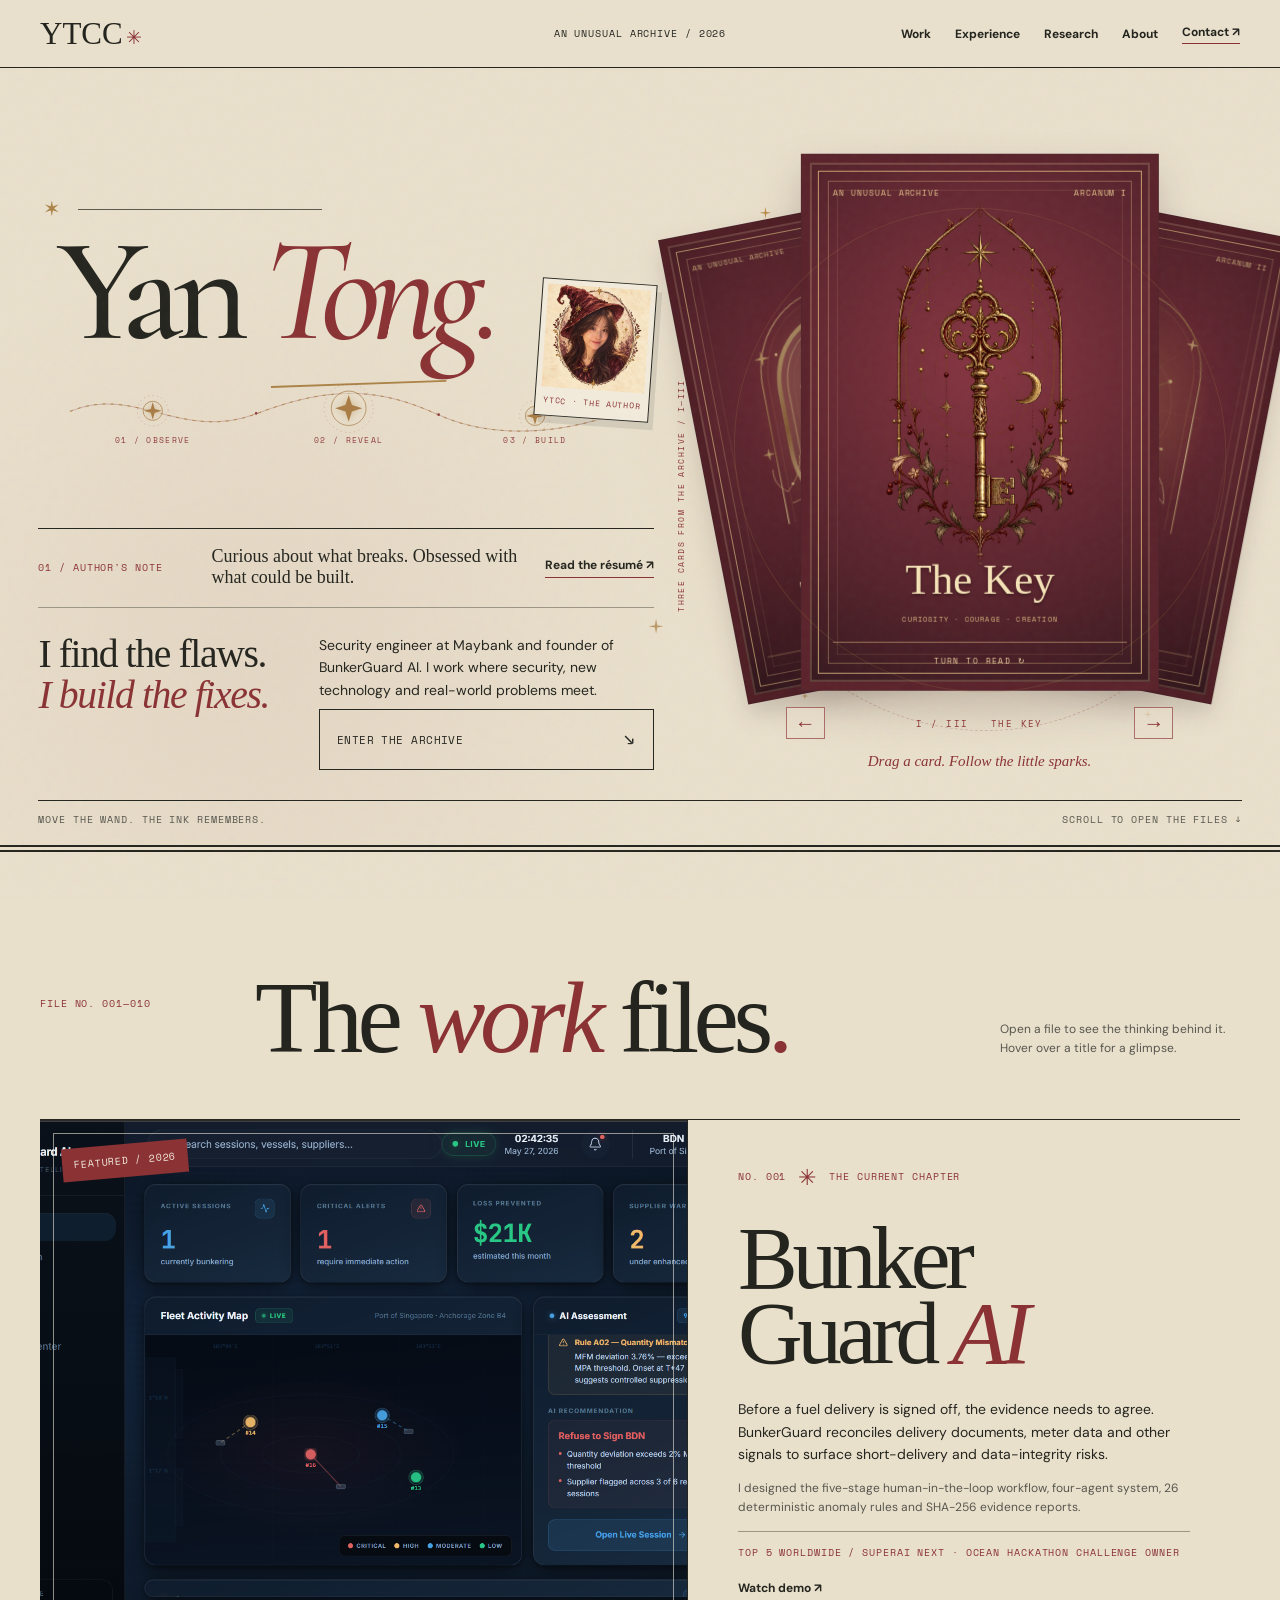
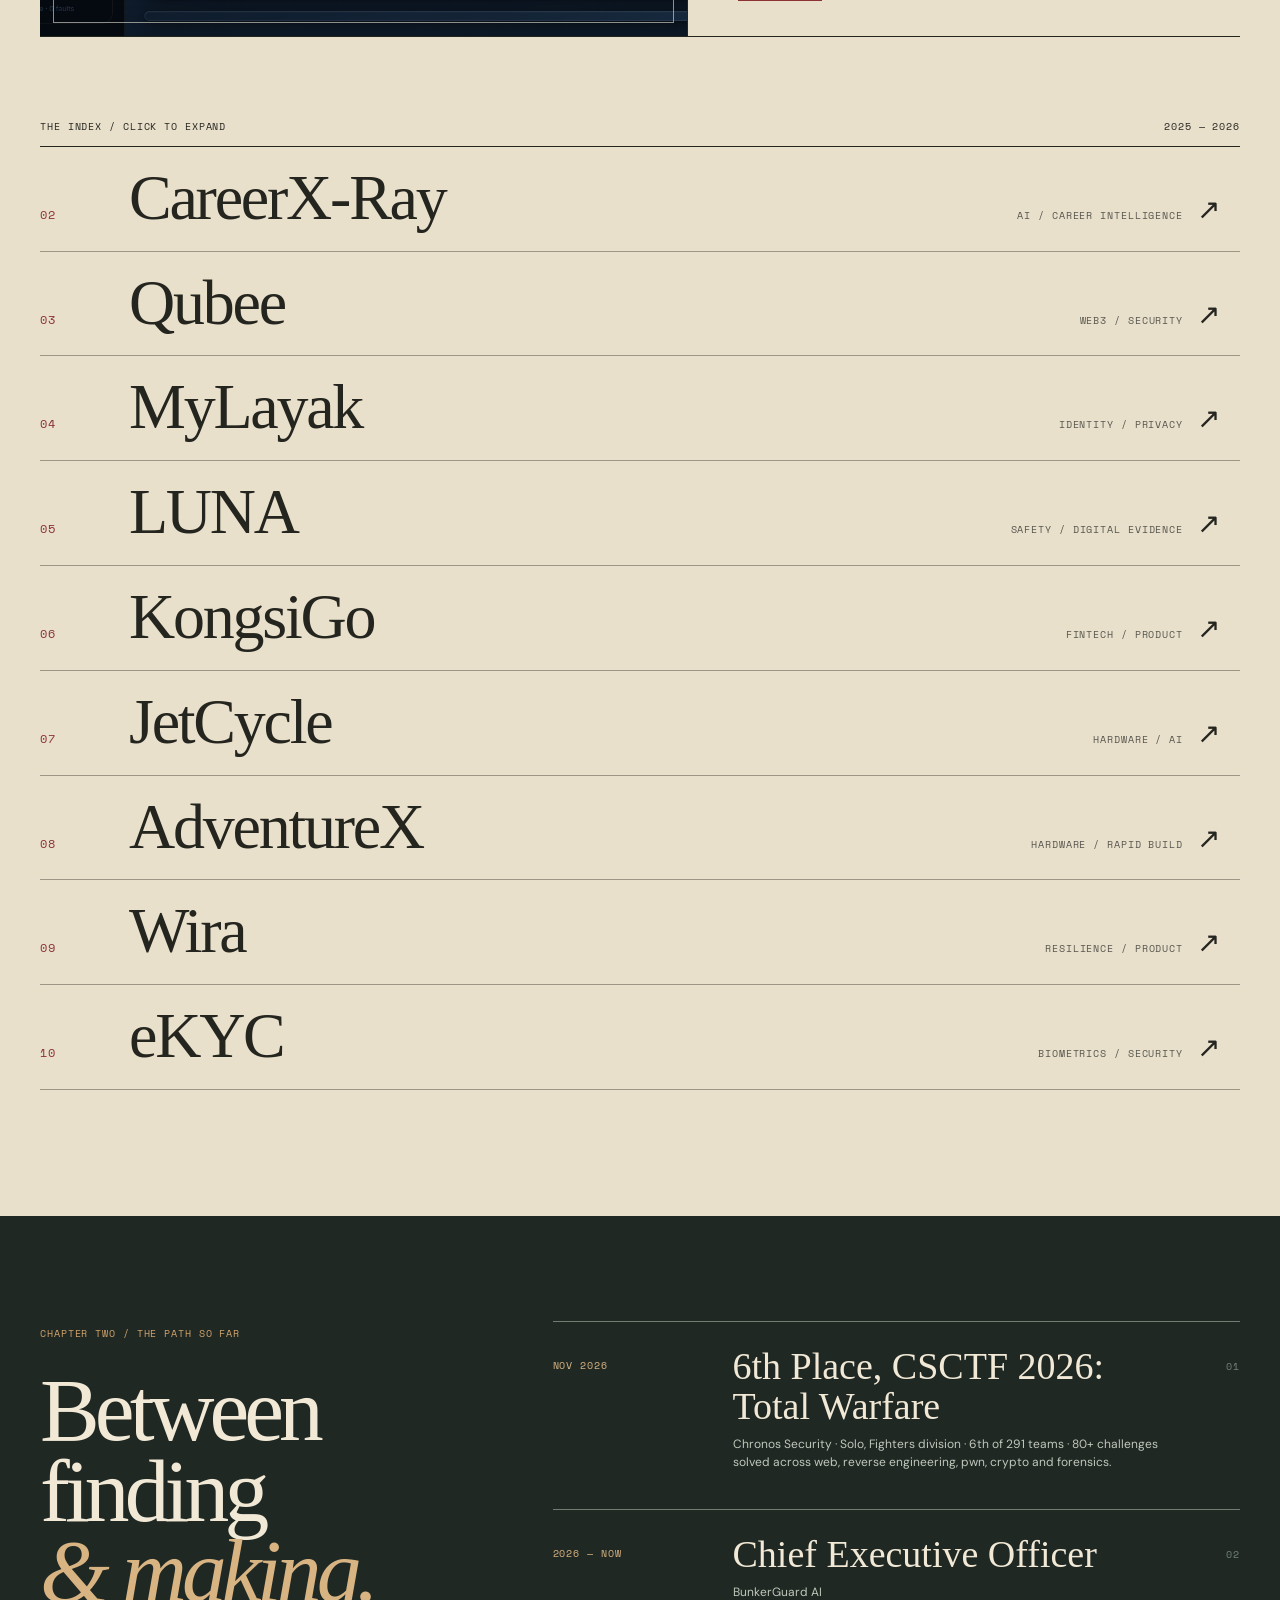
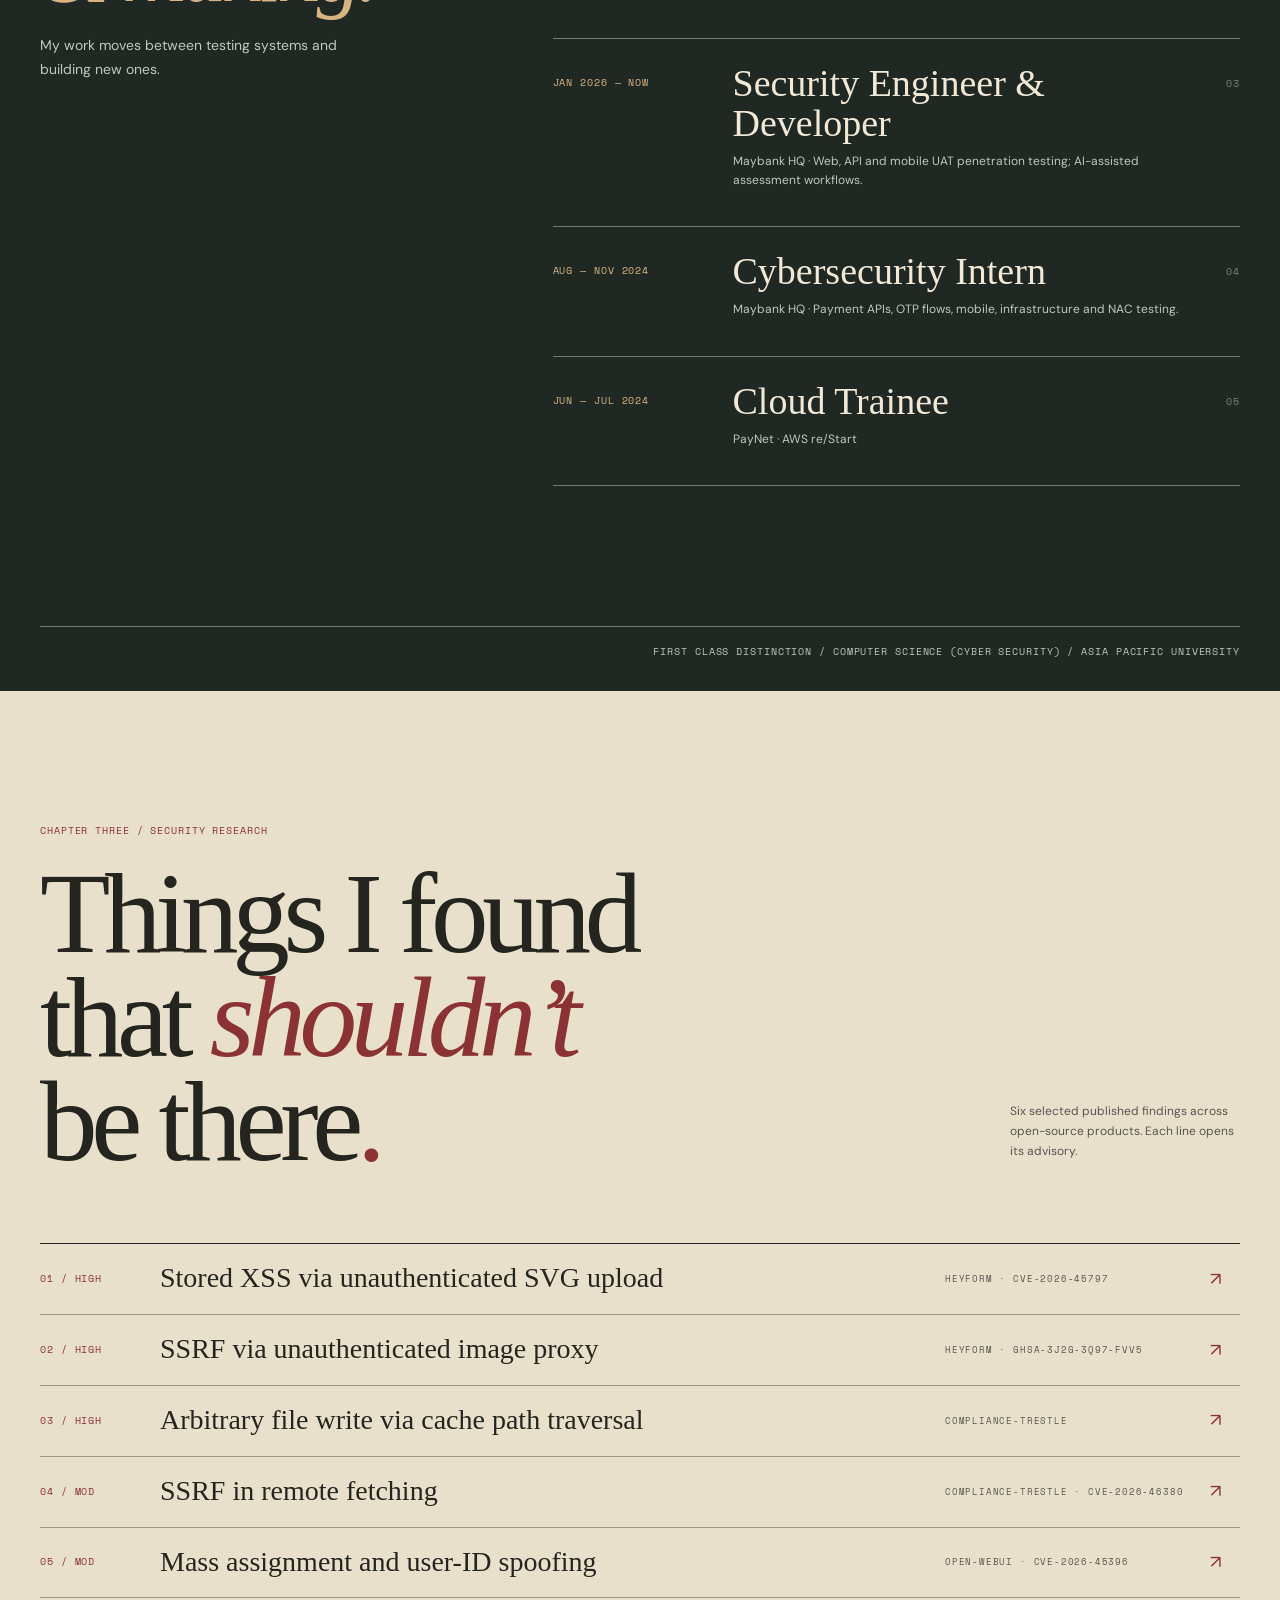
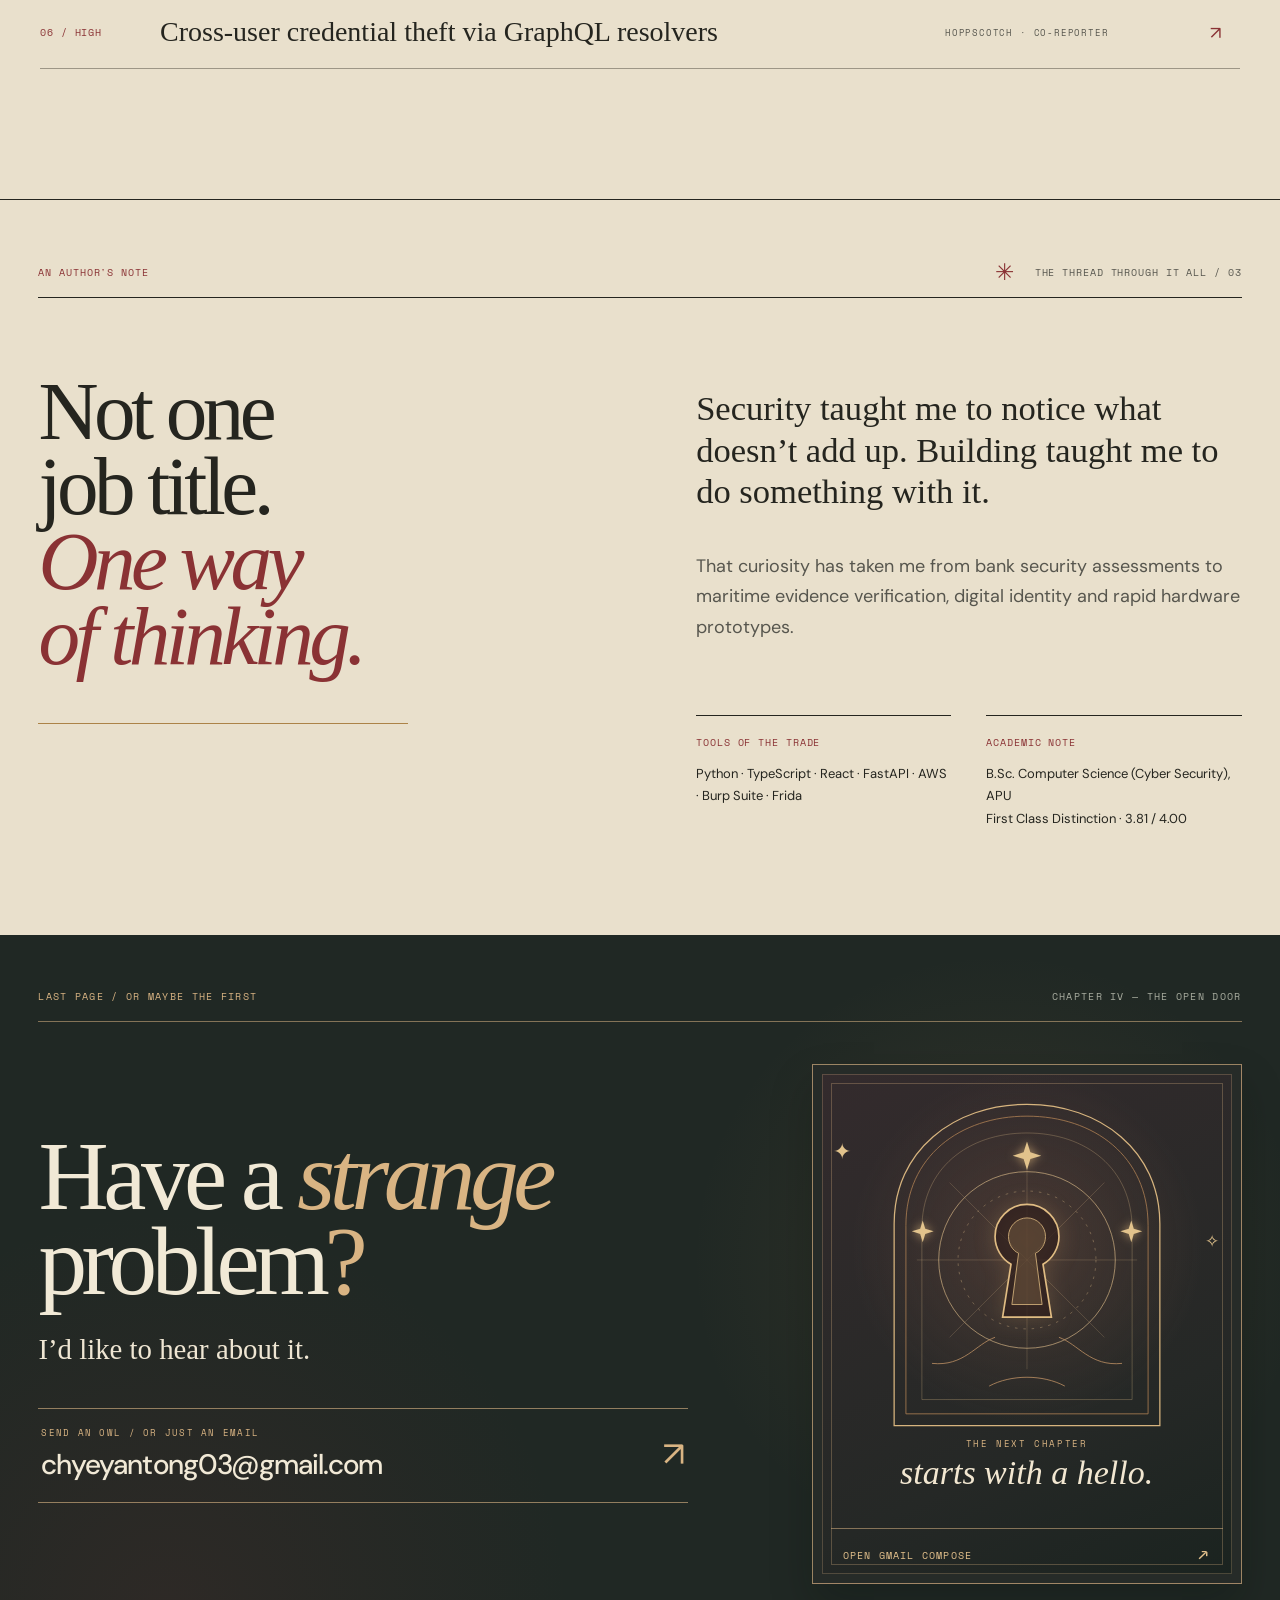
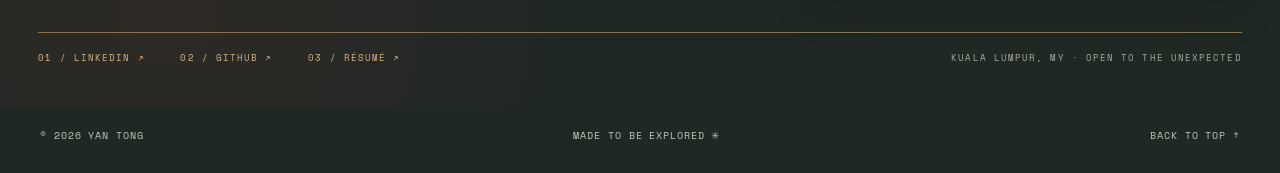
<file: index.html>
<!doctype html>
<html lang="en">
<head>
  <meta charset="utf-8">
  <meta name="viewport" content="width=device-width, initial-scale=1">
  <meta name="theme-color" content="#e9e0cc">
  <meta name="description" content="The work of Yan Tong: security engineering, AI systems, and products built with curiosity.">
  <title>Yan Tong — An Unusual Archive</title>
  <link rel="preconnect" href="https://fonts.googleapis.com">
  <link rel="preconnect" href="https://fonts.gstatic.com" crossorigin>
  <link href="https://fonts.googleapis.com/css2?family=Cormorant+Garamond:ital,wght@0,500;0,600;1,500;1,600&family=DM+Sans:wght@400;500;600;700&family=IM+Fell+English:ital@0;1&family=Space+Mono:wght@400;700&display=swap" rel="stylesheet">
  <link rel="stylesheet" href="style.css?v=24">
  <script src="app.js?v=6" defer></script>
</head>
<body>
  <a class="skip-link" href="#main">Skip to content</a>
  <canvas id="magic-canvas" aria-hidden="true"></canvas>
  <div id="wand-cursor" aria-hidden="true"><svg viewBox="0 0 58 58" fill="none"><path d="M12 47 41 18" stroke="#8a3234" stroke-width="3" stroke-linecap="round"/><path d="m10 49 5-5" stroke="#ddbd78" stroke-width="5" stroke-linecap="round"/><path d="m44 6 1.5 7.5L53 15l-7.5 1.5L44 24l-1.5-7.5L35 15l7.5-1.5L44 6Z" fill="#bf893b"/></svg></div>
  <div class="scroll-progress" id="scroll-progress" aria-hidden="true"></div>

  <header class="site-header">
    <div class="header-inner">
      <a class="wordmark" href="#top" aria-label="YTCC, Yan Tong, back to top">YTCC<span class="wordmark-star">✳</span></a>
      <span class="header-edition">AN UNUSUAL ARCHIVE / 2026</span>
      <button class="menu-toggle" id="menu-toggle" type="button" aria-expanded="false" aria-controls="nav-links" aria-label="Open navigation"><span></span><span></span></button>
      <nav class="nav-links" id="nav-links" aria-label="Main navigation">
        <a href="#work">Work</a><a href="#experience">Experience</a><a href="#research">Research</a><a href="#about">About</a><a href="#contact">Contact ↗</a>
      </nav>
    </div>
  </header>

  <main id="main">
    <section class="hero paper" id="top" aria-labelledby="hero-title">
      <div class="hero-display">
        <div class="nameplate">
          <h1 id="hero-title"><span class="name-prelude" aria-hidden="true"><span class="name-spark">✶</span></span><span class="name-main">Yan <em>Tong</em><span class="title-stop">.</span></span></h1>
          <figure class="portrait-stamp"><img src="avatar-wizard-v1.png" alt="Illustrated portrait of Yan Tong wearing a wizard hat" width="148" height="148"><figcaption>YTCC · THE AUTHOR</figcaption></figure>
          <div class="spell-route" aria-hidden="true">
            <svg viewBox="0 0 900 110" preserveAspectRatio="none" fill="none" xmlns="http://www.w3.org/2000/svg">
              <path class="spell-route-ghost" d="M20 51C122 8 193 100 312 54S506 16 593 56s197 30 287-5"/>
              <path class="spell-route-line" d="M20 51C122 8 193 100 312 54S506 16 593 56s197 30 287-5"/>
              <circle cx="149" cy="50" r="15" class="spell-route-ring"/><circle cx="149" cy="50" r="24" class="spell-route-ring spell-route-faint"/>
              <circle cx="454" cy="46" r="27" class="spell-route-ring"/><circle cx="454" cy="46" r="38" class="spell-route-ring spell-route-faint"/>
              <circle cx="744" cy="58" r="15" class="spell-route-ring"/><circle cx="744" cy="58" r="24" class="spell-route-ring spell-route-faint"/>
              <path class="spell-route-star" d="m149 36 3 11 11 3-11 3-3 11-3-11-11-3 11-3 3-11Zm305-11 5 16 16 5-16 5-5 16-5-16-16-5 16-5 5-16Zm290 19 3 11 11 3-11 3-3 11-3-11-11-3 11-3 3-11Z"/>
              <circle cx="310" cy="54" r="2" class="spell-route-dot"/><circle cx="594" cy="56" r="2" class="spell-route-dot"/>
              <text x="149" y="100" text-anchor="middle">01 / OBSERVE</text><text x="454" y="100" text-anchor="middle">02 / REVEAL</text><text x="744" y="100" text-anchor="middle">03 / BUILD</text>
            </svg>
          </div>
        </div>
        <div class="key-stage oracle-deck" id="key-stage" aria-label="Three interactive tarot cards">
          <div class="deck-aura" aria-hidden="true"><i></i><i></i><i></i><i></i><i></i><i></i></div>
          <span class="tarot-side-label" aria-hidden="true">THREE CARDS FROM THE ARCHIVE / I—III</span>
          <div class="deck-cards">
            <button class="oracle-card is-active" type="button" data-card="0" aria-label="The Key. Turn the card to read it" aria-expanded="false">
              <span class="oracle-card-inner">
                <span class="oracle-face oracle-front">
                  <span class="oracle-top"><span>AN UNUSUAL ARCHIVE</span><span>ARCANUM I</span></span>
                  <span class="oracle-art oracle-art-key"><img src="tarot-key-v1.png" alt="" width="1024" height="1536"></span>
                  <span class="oracle-title">The Key</span><span class="oracle-subtitle">CURIOSITY · COURAGE · CREATION</span>
                  <span class="oracle-action">TURN TO READ ↻</span>
                </span>
                <span class="oracle-face oracle-back" aria-hidden="true"><span class="oracle-top">THE READING / I</span><span class="oracle-sigil">✳</span><span class="oracle-reading">Some doors open<br>when you look closer.</span><span class="oracle-subtitle">OBSERVE · QUESTION · BUILD</span><span class="oracle-action">TURN BACK ↶</span></span>
              </span>
            </button>
            <button class="oracle-card is-next" type="button" data-card="1" aria-label="The Star. Bring this card forward" aria-expanded="false">
              <span class="oracle-card-inner">
                <span class="oracle-face oracle-front">
                  <span class="oracle-top"><span>AN UNUSUAL ARCHIVE</span><span>ARCANUM II</span></span>
                  <span class="oracle-art"><img src="tarot-star.svg" alt="" width="700" height="900"></span>
                  <span class="oracle-title">The Star</span><span class="oracle-subtitle">IDEAS · DIRECTION · LIGHT</span>
                  <span class="oracle-action">TURN TO READ ↻</span>
                </span>
                <span class="oracle-face oracle-back" aria-hidden="true"><span class="oracle-top">THE READING / II</span><span class="oracle-sigil">✦</span><span class="oracle-reading">A small signal<br>can change the map.</span><span class="oracle-subtitle">NOTICE · CONNECT · MAKE</span><span class="oracle-action">TURN BACK ↶</span></span>
              </span>
            </button>
            <button class="oracle-card is-prev" type="button" data-card="2" aria-label="The Mirror. Bring this card forward" aria-expanded="false">
              <span class="oracle-card-inner">
                <span class="oracle-face oracle-front">
                  <span class="oracle-top"><span>AN UNUSUAL ARCHIVE</span><span>ARCANUM III</span></span>
                  <span class="oracle-art"><img src="tarot-mirror.svg" alt="" width="700" height="900"></span>
                  <span class="oracle-title">The Mirror</span><span class="oracle-subtitle">TRUTH · REFLECTION · CHANGE</span>
                  <span class="oracle-action">TURN TO READ ↻</span>
                </span>
                <span class="oracle-face oracle-back" aria-hidden="true"><span class="oracle-top">THE READING / III</span><span class="oracle-sigil">◇</span><span class="oracle-reading">Look past the surface.<br>Find what matters.</span><span class="oracle-subtitle">TEST · REVEAL · REPAIR</span><span class="oracle-action">TURN BACK ↶</span></span>
              </span>
            </button>
          </div>
          <div class="deck-controls"><button type="button" class="deck-arrow" data-direction="-1" aria-label="Previous tarot card">←</button><span id="deck-current" aria-live="polite">I / III&nbsp;&nbsp; THE KEY</span><button type="button" class="deck-arrow" data-direction="1" aria-label="Next tarot card">→</button></div>
          <span class="tarot-footnote">Drag a card. Follow the little sparks.</span>
        </div>
      </div>
      <div class="hero-rule"><span>✳</span></div>
      <div class="hero-lower">
        <div class="hero-aside">
          <div class="author-note"><span>01 / AUTHOR'S NOTE</span><p>Curious about what breaks. Obsessed with what could be built.</p><a href="CHYEYANTONGLATEST.pdf" target="_blank" rel="noopener">Read the résumé ↗</a></div>
        </div>
        <div class="hero-statement">
          <p class="hero-line">I find the flaws.<br><em>I build the fixes.</em></p>
          <p class="hero-description">Security engineer at Maybank and founder of BunkerGuard AI. I work where security, new technology and real-world problems meet.</p>
          <a class="archive-link" href="#work"><span>ENTER THE ARCHIVE</span><span aria-hidden="true">↘</span></a>
        </div>
      </div>
      <div class="hero-bottomline"><span>MOVE THE WAND. THE INK REMEMBERS.</span><span>SCROLL TO OPEN THE FILES ↓</span></div>
      <div class="secret-ink" aria-hidden="true"><span>Look closer.</span><span>Every system has a story.</span><span>Find the opening.</span></div>
    </section>

    <section class="work-section paper" id="work" aria-labelledby="work-title">
      <div class="section-heading"><div class="section-number">FILE NO. 001—010</div><h2 id="work-title">The <em>work</em> files<span class="punctuation">.</span></h2><p>Open a file to see the thinking behind it. Hover over a title for a glimpse.</p></div>
      <article class="cover-story reveal">
        <div class="cover-image"><img src="bunkerguard-dashboard.png" alt="BunkerGuard AI maritime verification dashboard" loading="lazy"><span class="image-stamp">FEATURED / 2026</span></div>
        <div class="cover-copy"><div class="eyeline">NO. 001 <span>✳</span> THE CURRENT CHAPTER</div><h3>Bunker<br>Guard <em>AI</em></h3><p>Before a fuel delivery is signed off, the evidence needs to agree. BunkerGuard reconciles delivery documents, meter data and other signals to surface short-delivery and data-integrity risks.</p><p class="cover-detail">I designed the five-stage human-in-the-loop workflow, four-agent system, 26 deterministic anomaly rules and SHA-256 evidence reports.</p><div class="cover-result">TOP 5 WORLDWIDE / SUPERAI NEXT · OCEAN HACKATHON CHALLENGE OWNER</div><div class="cover-links"><a href="https://www.youtube.com/watch?v=huvNYPd1sBE" target="_blank" rel="noopener noreferrer">Watch demo ↗</a></div></div>
      </article>
      <div class="index-head"><span>THE INDEX / CLICK TO EXPAND</span><span>2025 — 2026</span></div>
      <div class="case-list">
        <details class="case reveal" data-preview="career-xray.png" data-type="image" data-title="CareerX-Ray">
          <summary><span class="case-number">02</span><span class="case-title">CareerX-Ray</span><span class="case-kind">AI / CAREER INTELLIGENCE</span><span class="case-arrow">↗</span></summary>
          <div class="case-detail"><div class="case-media"><img src="career-xray.png" alt="CareerX-Ray career diagnostics website and dashboard" loading="lazy"></div><div class="case-text"><p>An AI career-readiness platform that compares a user with a target role, shows skill and experience gaps, and turns them into practical upskilling steps.</p><span>2ND RUNNER-UP / TALENTBANK TECH HACKATHON</span></div></div>
        </details>
        <details class="case reveal" data-preview="qubee.png" data-type="image" data-title="Qubee">
          <summary><span class="case-number">03</span><span class="case-title">Qubee</span><span class="case-kind">WEB3 / SECURITY</span><span class="case-arrow">↗</span></summary>
          <div class="case-detail"><div class="case-media"><img src="qubee.png" alt="Qubee Solana Guard security interface showing devnet evidence" loading="lazy"></div><div class="case-text"><p>A blockchain security solution focused on threat detection and asset protection. Core capabilities were validated on testnet.</p><span>TOKEN2049 ORIGINS HACKATHON / SINGAPORE</span></div></div>
        </details>
        <details class="case reveal" data-preview="mylayak.mp4" data-type="video" data-title="MyLayak">
          <summary><span class="case-number">04</span><span class="case-title">MyLayak</span><span class="case-kind">IDENTITY / PRIVACY</span><span class="case-arrow">↗</span></summary>
          <div class="case-detail"><div class="case-media"><video src="mylayak.mp4" muted loop playsinline preload="metadata" aria-label="MyLayak product demo"></video></div><div class="case-text"><p>A privacy-preserving government-subsidy discovery platform with zero-trust eligibility and layered QR authentication.</p><span>CHAMPION, SECURITY TRACK / NEXG GODAMLAH! 2.0</span></div></div>
        </details>
        <details class="case reveal" data-preview="luna.mp4" data-type="video" data-title="LUNA">
          <summary><span class="case-number">05</span><span class="case-title">LUNA</span><span class="case-kind">SAFETY / DIGITAL EVIDENCE</span><span class="case-arrow">↗</span></summary>
          <div class="case-detail"><div class="case-media"><video src="luna.mp4" muted loop playsinline preload="metadata" aria-label="LUNA product demo"></video></div><div class="case-text"><p>A discreet safety app with an encrypted evidence vault, AI forensic analysis and deepfake-photo protection.</p><span>FINALIST / BLUEPRINT HACKATHON</span></div></div>
        </details>
        <details class="case reveal" data-preview="tng.mp4" data-type="video" data-title="KongsiGo">
          <summary><span class="case-number">06</span><span class="case-title">KongsiGo</span><span class="case-kind">FINTECH / PRODUCT</span><span class="case-arrow">↗</span></summary>
          <div class="case-detail"><div class="case-media"><video src="tng.mp4" muted loop playsinline preload="metadata" aria-label="KongsiGo product demo"></video></div><div class="case-text"><p>A shared-wallet concept built around double-entry ledgering, collaborative spend approvals and on-device transaction intelligence.</p><span>TNG DIGITAL FINHACK</span></div></div>
        </details>
        <details class="case reveal" data-preview="jetcycle.png" data-type="image" data-title="JetCycle">
          <summary><span class="case-number">07</span><span class="case-title">JetCycle</span><span class="case-kind">HARDWARE / AI</span><span class="case-arrow">↗</span></summary>
          <div class="case-detail"><div class="case-media"><img src="jetcycle.png" alt="JetCycle AI tech swap station concept" loading="lazy"></div><div class="case-text"><p>An AI-powered kiosk and robotic-arm concept that takes discarded devices from scanning and dismantling to parts sorting and rewards.</p><span>CHAMPION + BEST DEMO / SPARKATHON</span></div></div>
        </details>
        <details class="case reveal" data-preview="adventurex.png" data-type="image" data-title="AdventureX">
          <summary><span class="case-number">08</span><span class="case-title">AdventureX</span><span class="case-kind">HARDWARE / RAPID BUILD</span><span class="case-arrow">↗</span></summary>
          <div class="case-detail"><div class="case-media"><img src="adventurex.png" alt="AdventureX TiTO Sentinel smart-home security prototype on display" loading="lazy"></div><div class="case-text"><p>Two working prototypes in five days: a smart-ring social discovery concept and TiTO Sentinel, a smart-home security ecosystem.</p><span>ADVENTUREX / HANGZHOU</span></div></div>
        </details>
        <details class="case reveal" data-preview="wira.mp4" data-type="video" data-title="Wira">
          <summary><span class="case-number">09</span><span class="case-title">Wira</span><span class="case-kind">RESILIENCE / PRODUCT</span><span class="case-arrow">↗</span></summary>
          <div class="case-detail"><div class="case-media"><video src="wira.mp4" muted loop playsinline preload="metadata" aria-label="Wira product demo"></video></div><div class="case-text"><p>Gamified disaster preparedness for ASEAN with an offline emergency toolkit and AR training simulations.</p><span>BORNEO HACKATHON</span></div></div>
        </details>
        <details class="case reveal" data-preview="ekyc_readme.jpg" data-type="image" data-title="eKYC">
          <summary><span class="case-number">10</span><span class="case-title">eKYC</span><span class="case-kind">BIOMETRICS / SECURITY</span><span class="case-arrow">↗</span></summary>
          <div class="case-detail"><div class="case-media"><img src="ekyc_readme.jpg" alt="eKYC biometric authentication project overview" loading="lazy"></div><div class="case-text"><p>Multimodal authentication combining facial recognition, liveness and behavioural biometrics for continuous verification.</p><span>GOLD AWARD / MIJC2026</span></div></div>
        </details>
      </div>
    </section>

    <section class="experience-section ink" id="experience" aria-labelledby="experience-title">
      <div class="experience-heading"><span>CHAPTER TWO / THE PATH SO FAR</span><h2 id="experience-title">Between finding<br><em>& making.</em></h2><p>My work moves between testing systems and building new ones.</p></div>
      <div class="experience-list">
        <div class="job reveal"><span class="job-date">NOV 2026</span><div><h3>6th Place, CSCTF 2026: Total Warfare</h3><p>Chronos Security · Solo, Fighters division · 6th of 291 teams · 80+ challenges solved across web, reverse engineering, pwn, crypto and forensics.</p></div><span class="job-mark">01</span></div>
        <div class="job reveal"><span class="job-date">2026 — NOW</span><div><h3>Chief Executive Officer</h3><p>BunkerGuard AI</p></div><span class="job-mark">02</span></div>
        <div class="job reveal"><span class="job-date">JAN 2026 — NOW</span><div><h3>Security Engineer & Developer</h3><p>Maybank HQ · Web, API and mobile UAT penetration testing; AI-assisted assessment workflows.</p></div><span class="job-mark">03</span></div>
        <div class="job reveal"><span class="job-date">AUG — NOV 2024</span><div><h3>Cybersecurity Intern</h3><p>Maybank HQ · Payment APIs, OTP flows, mobile, infrastructure and NAC testing.</p></div><span class="job-mark">04</span></div>
        <div class="job reveal"><span class="job-date">JUN — JUL 2024</span><div><h3>Cloud Trainee</h3><p>PayNet · AWS re/Start</p></div><span class="job-mark">05</span></div>
      </div>
      <div class="experience-colophon">FIRST CLASS DISTINCTION / COMPUTER SCIENCE (CYBER SECURITY) / ASIA PACIFIC UNIVERSITY</div>
    </section>

    <section class="research-section paper" id="research" aria-labelledby="research-title">
      <div class="research-intro"><div><span class="red-label">CHAPTER THREE / SECURITY RESEARCH</span><h2 id="research-title">Things I found<br>that <em>shouldn’t</em><br>be there<span class="punctuation">.</span></h2></div><p>Six selected published findings across open-source products. Each line opens its advisory.</p></div>
      <div class="research-list">
        <a href="https://github.com/heyform/heyform/security/advisories/GHSA-m94h-jxvc-hhch" target="_blank" rel="noopener noreferrer"><span>01 / HIGH</span><strong>Stored XSS via unauthenticated SVG upload</strong><span>HEYFORM · CVE-2026-45797</span><b>↗</b></a>
        <a href="https://github.com/heyform/heyform/security/advisories/GHSA-3j2g-3q97-fvv5" target="_blank" rel="noopener noreferrer"><span>02 / HIGH</span><strong>SSRF via unauthenticated image proxy</strong><span>HEYFORM · GHSA-3J2G-3Q97-FVV5</span><b>↗</b></a>
        <a href="https://github.com/oscal-compass/compliance-trestle/security/advisories/GHSA-mj4x-vf5c-5xg8" target="_blank" rel="noopener noreferrer"><span>03 / HIGH</span><strong>Arbitrary file write via cache path traversal</strong><span>COMPLIANCE-TRESTLE</span><b>↗</b></a>
        <a href="https://github.com/advisories/GHSA-w76h-q7c6-jpjp" target="_blank" rel="noopener noreferrer"><span>04 / MOD</span><strong>SSRF in remote fetching</strong><span>COMPLIANCE-TRESTLE · CVE-2026-46380</span><b>↗</b></a>
        <a href="https://github.com/open-webui/open-webui/security/advisories/GHSA-rjmp-vjf2-qf4g" target="_blank" rel="noopener noreferrer"><span>05 / MOD</span><strong>Mass assignment and user-ID spoofing</strong><span>OPEN-WEBUI · CVE-2026-45396</span><b>↗</b></a>
        <a href="https://github.com/hoppscotch/hoppscotch/security/advisories/GHSA-8f4j-54f5-62hh" target="_blank" rel="noopener noreferrer"><span>06 / HIGH</span><strong>Cross-user credential theft via GraphQL resolvers</strong><span>HOPPSCOTCH · CO-REPORTER</span><b>↗</b></a>
      </div>
    </section>

    <section class="about-section paper" id="about" aria-labelledby="about-title">
      <div class="about-side"><span>AN AUTHOR'S NOTE</span><span aria-hidden="true">✳</span><span>THE THREAD THROUGH IT ALL / 03</span></div>
      <div class="about-main">
        <div class="about-heading"><h2 id="about-title">Not one<br>job title.<br><em>One way<br>of thinking.</em></h2></div>
        <div class="about-copy">
          <p class="about-lead">Security taught me to notice what doesn’t add up. Building taught me to do something with it.</p>
          <p class="about-path">That curiosity has taken me from bank security assessments to maritime evidence verification, digital identity and rapid hardware prototypes.</p>
          <div class="about-columns"><div><span>TOOLS OF THE TRADE</span><p>Python · TypeScript · React · FastAPI · AWS · Burp Suite · Frida</p></div><div><span>ACADEMIC NOTE</span><p>B.Sc. Computer Science (Cyber Security), APU<br>First Class Distinction · 3.81 / 4.00</p></div></div>
        </div>
      </div>
    </section>

    <section class="contact-section ink" id="contact" aria-labelledby="contact-title">
      <div class="contact-inner">
        <div class="contact-overline"><span>LAST PAGE / OR MAYBE THE FIRST</span><span>CHAPTER IV — THE OPEN DOOR</span></div>
        <div class="contact-layout">
          <div class="contact-copy">
            <h2 id="contact-title">Have a <em>strange</em><br>problem<span class="contact-question">?</span></h2>
            <p>I’d like to hear about it.</p>
            <a class="contact-mail" href="mailto:chyeyantong03@gmail.com"><span class="contact-mail-kicker">SEND AN OWL / OR JUST AN EMAIL</span><strong>chyeyantong03@gmail.com</strong><span class="contact-mail-arrow" aria-hidden="true">↗</span></a>
          </div>
          <a class="contact-portal" href="https://mail.google.com/mail/?view=cm&amp;fs=1&amp;to=chyeyantong03%40gmail.com" target="_blank" rel="noopener noreferrer" aria-label="Compose an email to Yan Tong in Gmail">
            <span class="portal-spark portal-spark-one" aria-hidden="true">✦</span><span class="portal-spark portal-spark-two" aria-hidden="true">✧</span>
            <span class="portal-arch" aria-hidden="true">
              <svg viewBox="0 0 400 440" fill="none" xmlns="http://www.w3.org/2000/svg">
                <path class="portal-outline" d="M42 411V171C42 84 113 29 200 29s158 55 158 142v240H42Z"/>
                <path class="portal-outline portal-outline-inner" d="M56 397V173c0-82 64-130 144-130s144 48 144 130v224H56Z"/>
                <path class="portal-outline portal-outline-fine" d="M75 380V177c0-72 55-114 125-114s125 42 125 114v203H75Z"/>
                <circle class="portal-orbit" cx="200" cy="214" r="105"/>
                <circle class="portal-orbit portal-orbit-dash" cx="200" cy="214" r="82"/>
                <path class="portal-cross" d="M200 84v260M69 214h262M108 122l184 184M292 122 108 306"/>
                <path class="portal-keyhole" d="M200 148c-21 0-38 17-38 38 0 14 8 27 19 33l-10 63h58l-10-63c11-6 19-19 19-33 0-21-17-38-38-38Z"/>
                <path class="portal-keyhole-detail" d="M200 164c-12 0-22 10-22 22 0 9 5 17 12 20l-8 61h36l-8-61c7-3 12-11 12-20 0-12-10-22-22-22Z"/>
                <path class="portal-star" d="m200 73 4 13 13 4-13 4-4 13-4-13-13-4 13-4 4-13Zm-124 94 3 10 10 3-10 3-3 10-3-10-10-3 10-3 3-10Zm248 0 3 10 10 3-10 3-3 10-3-10-10-3 10-3 3-10Z"/>
                <path class="portal-flourish" d="M87 337c38 4 52-23 75-31m151 31c-38 4-52-23-75-31M155 364c26-14 64-14 90 0"/>
              </svg>
            </span>
            <span class="portal-caption"><span>THE NEXT CHAPTER</span><em>starts with a hello.</em></span>
            <span class="portal-action">OPEN GMAIL COMPOSE <span aria-hidden="true">↗</span></span>
          </a>
        </div>
        <div class="contact-bottom"><div><a href="https://www.linkedin.com/in/yantongchye" target="_blank" rel="noopener noreferrer">01 / LINKEDIN ↗</a><a href="https://github.com/yantongggg" target="_blank" rel="noopener noreferrer">02 / GITHUB ↗</a><a href="CHYEYANTONGLATEST.pdf" target="_blank" rel="noopener">03 / RÉSUMÉ ↗</a></div><span>KUALA LUMPUR, MY · OPEN TO THE UNEXPECTED</span></div>
      </div>
    </section>
  </main>
  <footer><span>© 2026 YAN TONG</span><span>MADE TO BE EXPLORED ✳</span><a href="#top">BACK TO TOP ↑</a></footer>
  <div class="hover-preview" id="hover-preview" aria-hidden="true"><div class="hover-preview-media"></div><span class="hover-preview-title"></span></div>
</body>
</html>
</file>
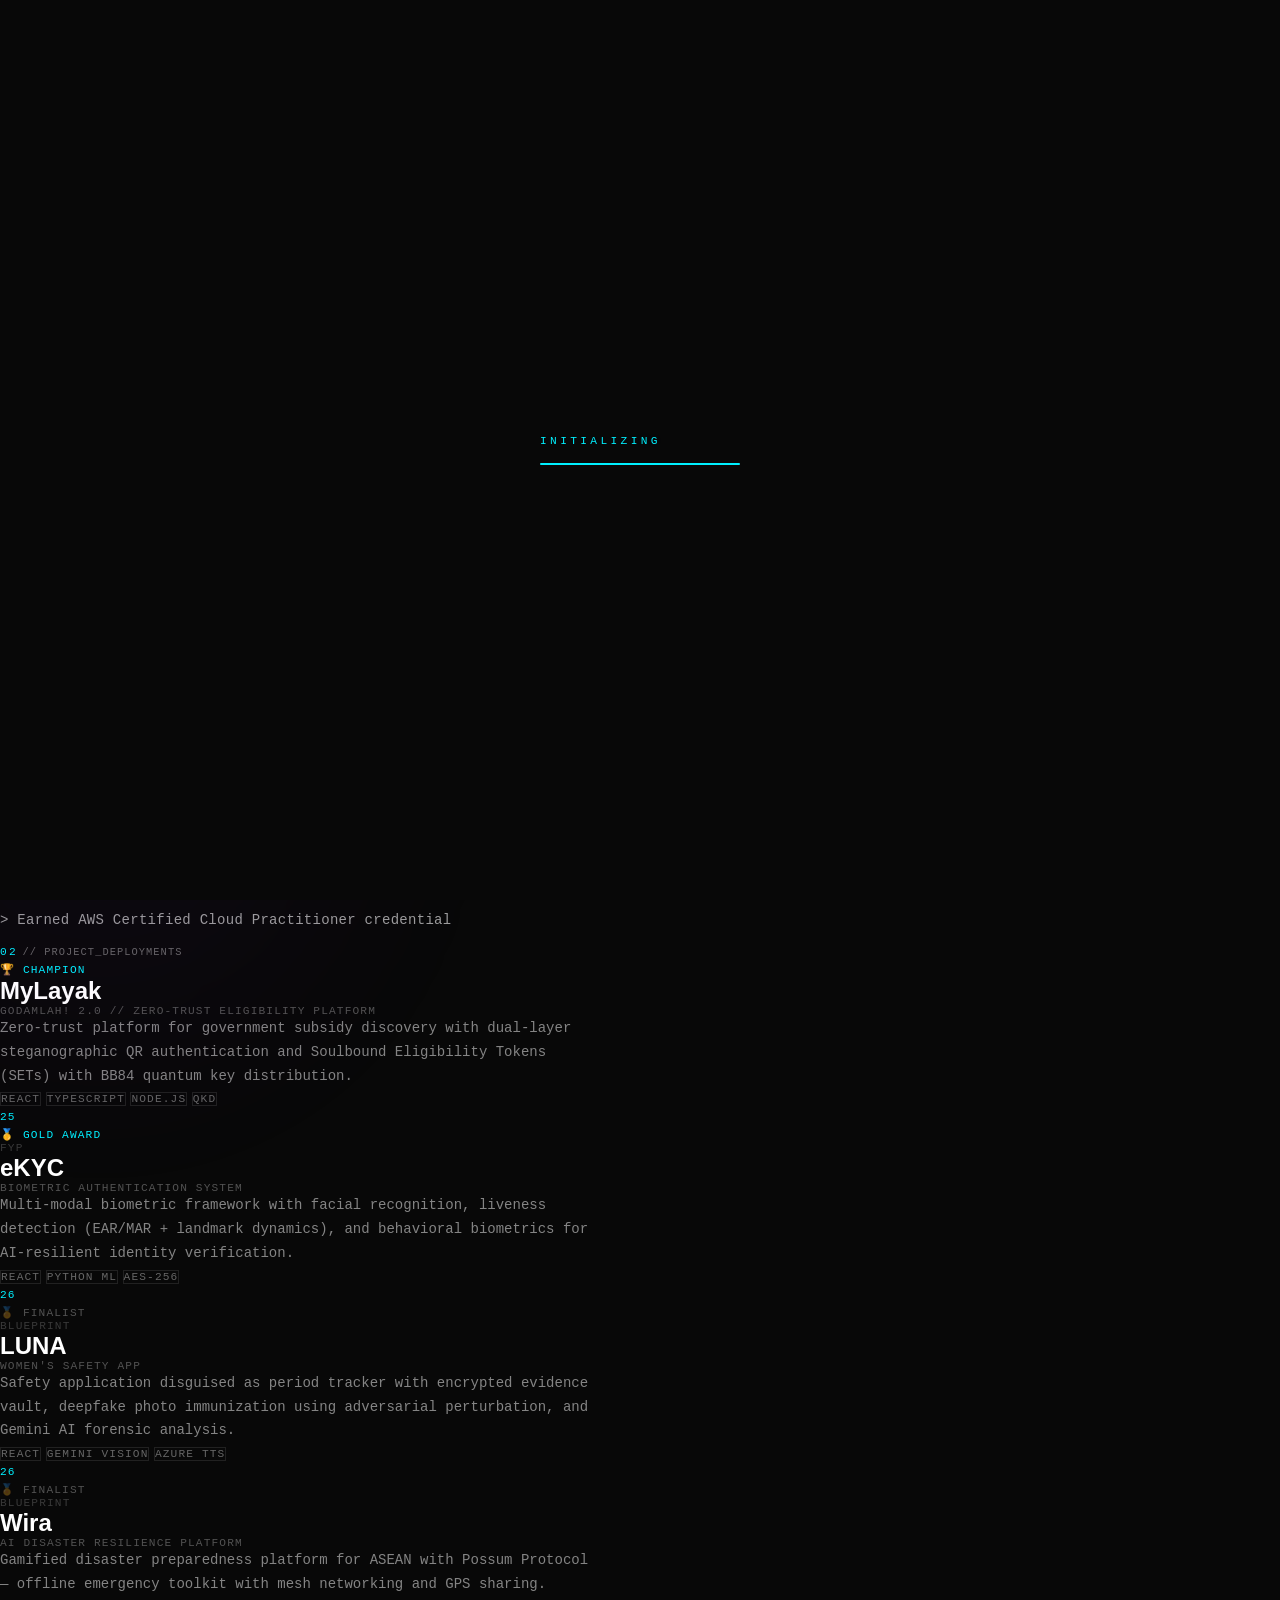
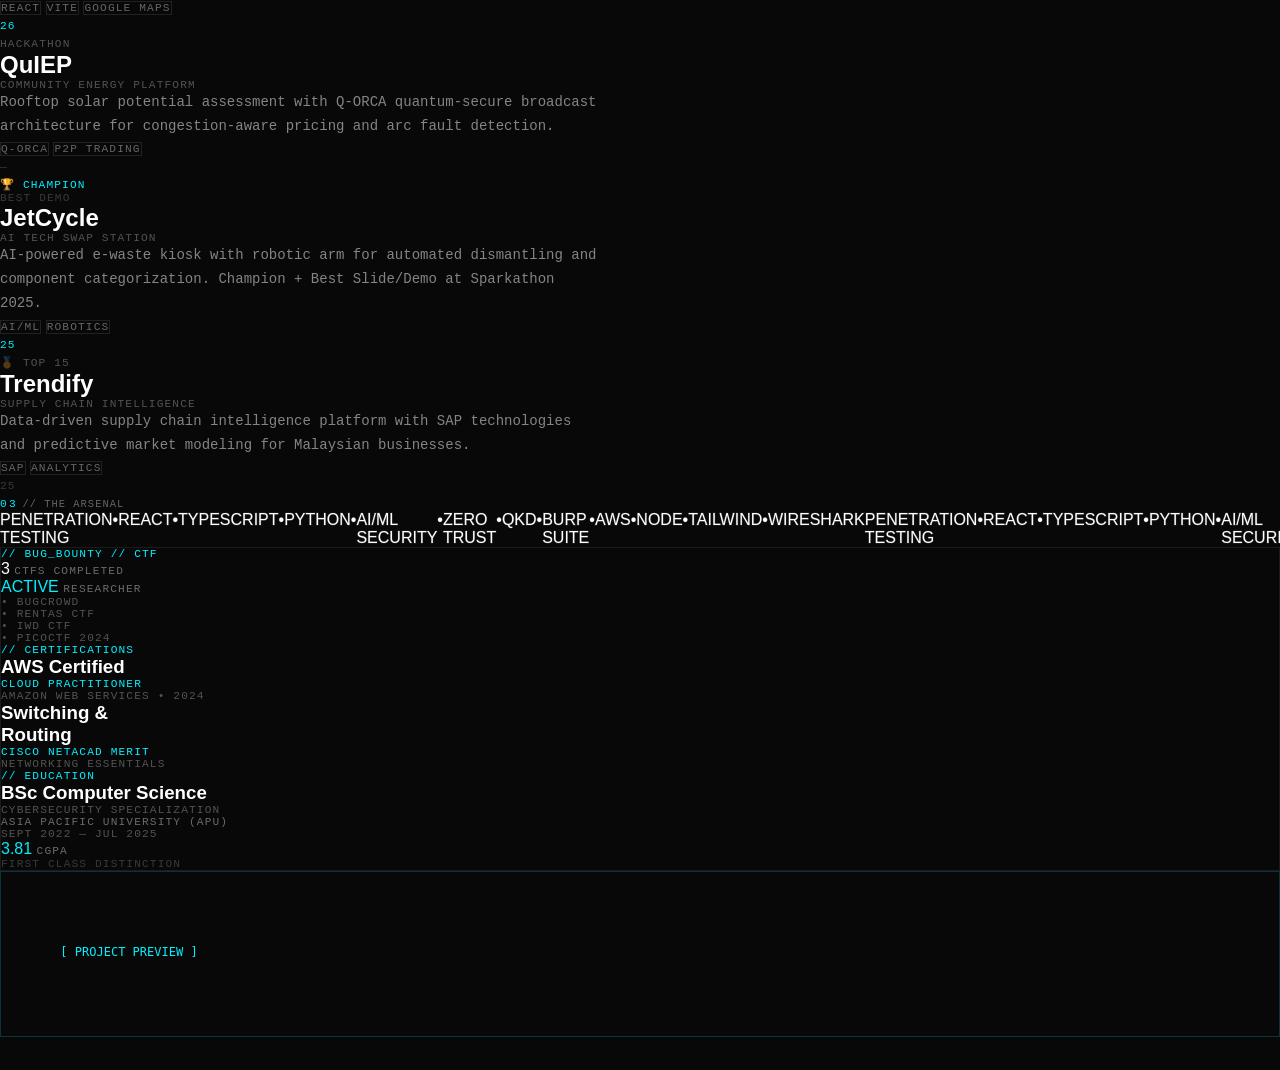
<file: index_backup.html>
<!DOCTYPE html>
<html lang="en">
<head>
    <meta charset="UTF-8">
    <meta name="viewport" content="width=device-width, initial-scale=1.0">
    <title>Chye Yan Tong — AI Security Engineer</title>
    <link rel="preconnect" href="https://fonts.googleapis.com">
    <link rel="preconnect" href="https://fonts.gstatic.com" crossorigin>
    <link href="https://fonts.googleapis.com/css2?family=DM+Sans:ital,opsz,wght@0,9..40,100..1000;1,9..40,100..1000&family=Source+Serif+4:ital,opsz,wght@0,8..60,200..900;1,8..60,200..900&display=swap" rel="stylesheet">
    <style>
        * {
            margin: 0;
            padding: 0;
            box-sizing: border-box;
        }

        :root {
            --bg: #080808;
            --text: #ffffff;
            --text-dim: #666666;
            --accent: #00f0ff;
            --accent-glow: rgba(0, 240, 255, 0.15);
        }

        body {
            font-family: 'Inter', sans-serif;
            background: var(--bg);
            color: var(--text);
            overflow-x: hidden;
            -webkit-font-smoothing: antialiased;
            cursor: default;
        }

        /* Noise overlay - subtler */
        .noise-overlay {
            position: fixed;
            inset: 0;
            pointer-events: none;
            z-index: 1000;
            opacity: 0.02;
            background-image: url("data:image/svg+xml,%3Csvg viewBox='0 0 256 256' xmlns='http://www.w3.org/2000/svg'%3E%3Cfilter id='noise'%3E%3CfeTurbulence type='fractalNoise' baseFrequency='0.9' numOctaves='4' stitchTiles='stitch'/%3E%3C/filter%3E%3Crect width='100%25' height='100%25' filter='url(%23noise)'/%3E%3C/svg%3E");
        }

        /* Premium glow auras */
        .glow-orb {
            position: fixed;
            border-radius: 50%;
            filter: blur(120px);
            pointer-events: none;
            z-index: 0;
            opacity: 0.4;
        }

        .glow-orb-1 {
            width: 600px;
            height: 600px;
            background: var(--accent-glow);
            top: -200px;
            right: -200px;
        }

        .glow-orb-2 {
            width: 500px;
            height: 500px;
            background: rgba(147, 51, 234, 0.1);
            bottom: -150px;
            left: -150px;
        }

        /* Custom cursor */
        .custom-cursor {
            width: 8px;
            height: 8px;
            background: var(--accent);
            border-radius: 50%;
            position: fixed;
            pointer-events: none;
            z-index: 9999;
            transition: transform 0.15s ease, width 0.15s ease, height 0.15s ease;
            box-shadow: 0 0 20px var(--accent-glow);
        }

        .custom-cursor.hover {
            transform: scale(3);
            background: rgba(0, 240, 255, 0.3);
        }

        /* Brutalist text styles */
        .text-brutal {
            font-weight: 900;
            letter-spacing: -0.06em;
            line-height: 0.85;
            text-transform: uppercase;
            position: relative;
            z-index: 1;
        }

        /* Text glow effect on brutal text */
        .text-brutal::before {
            content: attr(data-text);
            position: absolute;
            left: 0;
            top: 0;
            z-index: -1;
            filter: blur(40px);
            opacity: 0.3;
        }

        .text-mono {
            font-family: 'JetBrains Mono', monospace;
            font-size: 0.7rem;
            letter-spacing: 0.1em;
            text-transform: uppercase;
            color: var(--text-dim);
        }

        /* Marquee animation */
        @keyframes marquee {
            0% { transform: translateX(0); }
            100% { transform: translateX(-50%); }
        }

        .marquee-track {
            display: flex;
            animation: marquee 20s linear infinite;
        }

        /* Reveal animation */
        @keyframes revealUp {
            from {
                clip-path: inset(100% 0 0 0);
            }
            to {
                clip-path: inset(0 0 0 0);
            }
        }

        .reveal-text {
            animation: revealUp 1s cubic-bezier(0.16, 1, 0.3, 1) forwards;
        }

        .delay-1 { animation-delay: 0.2s; }
        .delay-2 { animation-delay: 0.4s; }
        .delay-3 { animation-delay: 0.6s; }

        /* Glitch effect on hover */
        .glitch-hover:hover {
            animation: glitch 0.3s ease;
        }

        @keyframes glitch {
            0% { transform: translate(0); }
            20% { transform: translate(-1px, 1px); }
            40% { transform: translate(-1px, -1px); }
            60% { transform: translate(1px, 1px); }
            80% { transform: translate(1px, -1px); }
            100% { transform: translate(0); }
        }

        /* Link hover effect */
        .link-hover {
            position: relative;
            display: inline-block;
            text-decoration: none;
            color: var(--text);
        }

        .link-hover::after {
            content: '';
            position: absolute;
            bottom: 0;
            left: 0;
            width: 100%;
            height: 2px;
            background: var(--accent);
            transform: scaleX(0);
            transform-origin: right;
            transition: transform 0.4s cubic-bezier(0.16, 1, 0.3, 1);
        }

        .link-hover:hover::after {
            transform: scaleX(1);
            transform-origin: left;
        }

        /* Corner tech specs */
        .corner-spec {
            position: fixed;
            font-family: 'JetBrains Mono', monospace;
            font-size: 0.6rem;
            letter-spacing: 0.15em;
            text-transform: uppercase;
            color: rgba(255, 255, 255, 0.3);
            z-index: 100;
        }

        .corner-spec span {
            color: var(--accent);
            text-shadow: 0 0 10px var(--accent-glow);
        }

        /* Blinking indicator */
        @keyframes blink {
            0%, 50% { opacity: 1; }
            51%, 100% { opacity: 0.3; }
        }

        .blink {
            animation: blink 2s infinite;
        }

        /* Scroll indicator */
        .scroll-line {
            width: 1px;
            height: 80px;
            background: linear-gradient(to bottom, var(--accent), transparent);
            position: relative;
            overflow: hidden;
        }

        .scroll-line::after {
            content: '';
            position: absolute;
            top: 0;
            left: 0;
            width: 100%;
            height: 30%;
            background: var(--accent);
            box-shadow: 0 0 10px var(--accent);
            animation: scrollDown 1.5s ease-in-out infinite;
        }

        @keyframes scrollDown {
            0% { transform: translateY(-100%); }
            100% { transform: translateY(400%); }
        }

        /* Loading screen */
        .loader {
            position: fixed;
            inset: 0;
            background: var(--bg);
            z-index: 10000;
            display: flex;
            align-items: center;
            justify-content: center;
            transition: opacity 0.5s ease, visibility 0.5s ease;
        }

        .loader.hidden {
            opacity: 0;
            visibility: hidden;
        }

        .loader-text {
            font-family: 'JetBrains Mono', monospace;
            font-size: 0.7rem;
            letter-spacing: 0.3em;
            text-transform: uppercase;
            color: var(--accent);
            text-shadow: 0 0 20px var(--accent-glow);
        }

        .loader-bar {
            width: 200px;
            height: 2px;
            background: rgba(255,255,255,0.1);
            margin-top: 1rem;
            overflow: hidden;
            border-radius: 2px;
        }

        .loader-bar-fill {
            height: 100%;
            background: var(--accent);
            box-shadow: 0 0 15px var(--accent);
            animation: load 1.5s ease-in-out forwards;
        }

        @keyframes load {
            0% { width: 0; }
            100% { width: 100%; }
        }

        /* Responsive typography */
        @media (max-width: 768px) {
            .text-brutal {
                font-size: 15vw;
            }

            .corner-spec {
                font-size: 0.5rem;
            }

            .hero-title-small {
                font-size: 0.65rem !important;
            }
        }

        /* Readable paragraph text */
        .readable-text {
            font-family: 'JetBrains Mono', monospace;
            font-size: 0.875rem;
            line-height: 1.8;
            color: rgba(255, 255, 255, 0.6);
            letter-spacing: 0.02em;
        }

        .readable-text li {
            margin-bottom: 0.5rem;
        }

        /* Project descriptions */
        .project-desc {
            font-family: 'JetBrains Mono', monospace;
            font-size: 0.875rem;
            line-height: 1.7;
            color: rgba(255, 255, 255, 0.5);
            max-width: 600px;
        }

        /* Section label */
        .section-label {
            font-family: 'JetBrains Mono', monospace;
            font-size: 0.7rem;
            letter-spacing: 0.2em;
            text-transform: uppercase;
            color: var(--accent);
            text-shadow: 0 0 15px var(--accent-glow);
        }

        /* Date style */
        .date-text {
            font-family: 'JetBrains Mono', monospace;
            font-size: 0.75rem;
            color: rgba(255, 255, 255, 0.4);
            letter-spacing: 0.05em;
        }

        .date-text span {
            color: var(--accent);
            font-weight: 600;
        }
    </style>
</head>
<body>
    <!-- Noise Overlay -->
    <div class="noise-overlay"></div>

    <!-- Premium Glow Orbs -->
    <div class="glow-orb glow-orb-1"></div>
    <div class="glow-orb glow-orb-2"></div>

    <!-- Custom Cursor -->
    <div class="custom-cursor" id="cursor"></div>

    <!-- Loading Screen -->
    <div class="loader" id="loader">
        <div class="text-center">
            <div class="loader-text">Initializing</div>
            <div class="loader-bar">
                <div class="loader-bar-fill"></div>
            </div>
        </div>
    </div>

    <!-- Corner Tech Specs -->
    <div class="corner-spec" style="top: 2rem; left: 2rem;">
        <span class="blink">●</span> SYSTEM ONLINE
    </div>
    <div class="corner-spec" style="top: 2rem; right: 2rem; text-align: right;">
        V.2.0.26<br>
        <span>KUL</span> // MY
    </div>
    <div class="corner-spec" style="bottom: 2rem; left: 2rem;">
        LAT: 3.1412 // LONG: 101.6869
    </div>
    <div class="corner-spec" style="bottom: 2rem; right: 2rem; text-align: right;">
        <span>AI.SEC.ENG</span><br>
        MAYBANK_HQ
    </div>

    <!-- Hero Section -->
    <section class="min-h-screen relative flex flex-col justify-center px-6 md:px-12 lg:px-20 py-32">

        <!-- Massive Name -->
        <div class="relative">
            <h1 class="text-brutal text-white text-[12vw] md:text-[10vw] leading-none reveal-text" data-text="CHYE YAN">
                CHYE YAN
            </h1>
            <h1 class="text-brutal text-white text-[12vw] md:text-[10vw] leading-none reveal-text delay-1" style="margin-left: 10vw;" data-text="TONG.">
                TONG<span style="color: var(--accent); text-shadow: 0 0 30px var(--accent-glow);">.</span>
            </h1>

            <!-- Decorative line -->
            <div class="absolute top-1/2 -translate-y-1/2 left-[calc(100%-2rem)] w-32 h-px bg-gradient-to-r from-cyan-400/50 to-transparent hidden lg:block reveal-text delay-2"></div>
        </div>

        <!-- Role Title - Asymmetrical -->
        <div class="mt-8 md:mt-16 flex flex-col md:flex-row md:items-end md:justify-between gap-8">
            <div class="reveal-text delay-2">
                <p class="hero-title-small text-mono mb-2" style="font-size: 0.65rem; color: rgba(255,255,255,0.4);">
                    [CURRENT_POSITION]
                </p>
                <h2 class="text-white text-xl md:text-2xl font-light tracking-tight">
                    AI Security Engineer <span style="color: rgba(255,255,255,0.3);">//</span> Maybank
                </h2>
                <p class="text-mono mt-4" style="color: rgba(255,255,255,0.4); font-size: 0.75rem;">
                    Kuala Lumpur, Malaysia
                </p>
            </div>

            <div class="reveal-text delay-3">
                <p class="text-mono max-w-xs" style="color: rgba(255,255,255,0.4); font-size: 0.75rem; line-height: 1.8;">
                    Building secure systems.<br>
                    Breaking them down.<br>
                    <span style="color: var(--accent);">Repeat.</span>
                </p>
            </div>
        </div>

        <!-- Scroll Indicator -->
        <div class="absolute bottom-12 left-1/2 -translate-x-1/2 flex flex-col items-center gap-4 reveal-text delay-3">
            <div class="scroll-line"></div>
            <p class="text-mono text-xs" style="color: rgba(255,255,255,0.3);">SCROLL</p>
        </div>

        <!-- Quick Actions - Bottom Right -->
        <div class="absolute bottom-12 right-12 flex flex-col items-end gap-4 reveal-text delay-3 hidden md:flex">
            <a href="mailto:chyeyantong03@gmail.com" class="link-hover text-mono text-xs" style="color: rgba(255,255,255,0.5);">
                ✉ chyeyantong03@gmail.com
            </a>
            <a href="https://linkedin.com/in/yantongchye" target="_blank" class="link-hover text-mono text-xs" style="color: rgba(255,255,255,0.5);">
                💼 LinkedIn
            </a>
            <a href="https://github.com/yantongggg" target="_blank" class="link-hover text-mono text-xs" style="color: rgba(255,255,255,0.5);">
                🐙 GitHub
            </a>
        </div>
    </section>

    <!-- Marquee Divider -->
    <div class="py-8 border-y border-white/5 overflow-hidden">
        <div class="marquee-track whitespace-nowrap">
            <span class="text-brutal text-white/5 text-8xl mx-8">AI SECURITY ENGINEER</span>
            <span class="text-brutal text-white/5 text-8xl mx-8">•</span>
            <span class="text-brutal text-white/5 text-8xl mx-8">PENETRATION TESTER</span>
            <span class="text-brutal text-white/5 text-8xl mx-8">•</span>
            <span class="text-brutal text-white/5 text-8xl mx-8">BUG BOUNTY HUNTER</span>
            <span class="text-brutal text-white/5 text-8xl mx-8">•</span>
            <span class="text-brutal text-white/5 text-8xl mx-8">AI SECURITY ENGINEER</span>
            <span class="text-brutal text-white/5 text-8xl mx-8">•</span>
            <span class="text-brutal text-white/5 text-8xl mx-8">PENETRATION TESTER</span>
            <span class="text-brutal text-white/5 text-8xl mx-8">•</span>
            <span class="text-brutal text-white/5 text-8xl mx-8">BUG BOUNTY HUNTER</span>
            <span class="text-brutal text-white/5 text-8xl mx-8">•</span>
        </div>
    </div>

    <!-- Experience Section -->
    <section class="py-32 px-6 md:px-12 lg:px-20 relative" id="experience">
        <!-- Section Label -->
        <div class="flex items-center gap-4 mb-20">
            <span class="section-label">01</span>
            <span class="text-mono text-white/20" style="font-size: 0.65rem;">// EXPERIENCE_LOG</span>
        </div>

        <!-- Experience 1: AI Security Engineer -->
        <div class="group relative py-12 border-b border-white/5 cursor-none">
            <div class="grid grid-cols-1 lg:grid-cols-12 gap-8 items-start">
                <!-- Date -->
                <div class="lg:col-span-2 date-text pt-2">
                    2026.01 — <span>PRESENT</span>
                </div>

                <!-- Job Title -->
                <div class="lg:col-span-7">
                    <h2 class="text-6xl md:text-7xl lg:text-8xl font-black text-white leading-none tracking-tighter transition-all duration-300 group-hover:text-cyan-400 glitch-hover" data-text="AI SECURITY ENGINEER">
                        AI SECURITY<br>ENGINEER
                    </h2>
                </div>

                <!-- Company -->
                <div class="lg:col-span-3 lg:text-right pt-4">
                    <p class="text-mono text-sm" style="color: rgba(255,255,255,0.3);">LOCATION</p>
                    <p class="text-white text-lg mt-1">Maybank HQ</p>
                    <p class="text-mono text-xs mt-1" style="color: var(--accent);">Menara Maybank, KL</p>
                </div>
            </div>

            <!-- Description (reveals on hover) -->
            <div class="mt-8 opacity-40 group-hover:opacity-100 transition-opacity duration-300">
                <ul class="readable-text space-y-2 max-w-3xl">
                    <li>> Develop and implement AI-driven security solutions within the AI Security Engineering team</li>
                    <li>> Conduct offensive security assessments across web applications, APIs, and mobile platforms</li>
                    <li>> Active bug bounty researcher with confirmed vulnerabilities on Bugcrowd and GitHub</li>
                </ul>
            </div>
        </div>

        <!-- Experience 2: Cybersecurity Intern -->
        <div class="group relative py-12 border-b border-white/5 cursor-none">
            <div class="grid grid-cols-1 lg:grid-cols-12 gap-8 items-start">
                <div class="lg:col-span-2 date-text pt-2">
                    2024.08 — 2024.11
                </div>

                <div class="lg:col-span-7">
                    <h2 class="text-6xl md:text-7xl lg:text-8xl font-black text-white leading-none tracking-tighter transition-all duration-300 group-hover:text-cyan-400 glitch-hover" data-text="CYBERSECURITY INTERN">
                        CYBERSECURITY<br>INTERN
                    </h2>
                </div>

                <div class="lg:col-span-3 lg:text-right pt-4">
                    <p class="text-mono text-sm" style="color: rgba(255,255,255,0.3);">LOCATION</p>
                    <p class="text-white text-lg mt-1">Maybank HQ</p>
                    <p class="text-mono text-xs mt-1" style="color: var(--accent);">Menara Maybank, KL</p>
                </div>
            </div>

            <div class="mt-8 opacity-40 group-hover:opacity-100 transition-opacity duration-300">
                <ul class="readable-text space-y-2 max-w-3xl">
                    <li>> Performed internal penetration testing on web, mobile, API, infrastructure, and NAC systems</li>
                    <li>> Discovered critical vulnerabilities in payment APIs, OTP flows, and wireless networks</li>
                    <li>> Delivered security reports aligned with Bank Negara Malaysia (BNM) RMiT standards</li>
                    <li>> Strengthened internal cyber resilience through vulnerability assessment and exploit validation</li>
                </ul>
            </div>
        </div>

        <!-- Experience 3: Cloud Trainee -->
        <div class="group relative py-12 border-b border-white/5 cursor-none">
            <div class="grid grid-cols-1 lg:grid-cols-12 gap-8 items-start">
                <div class="lg:col-span-2 date-text pt-2">
                    2024.06 — 2024.07
                </div>

                <div class="lg:col-span-7">
                    <h2 class="text-6xl md:text-7xl lg:text-8xl font-black text-white leading-none tracking-tighter transition-all duration-300 group-hover:text-cyan-400 glitch-hover" data-text="CLOUD TRAINEE">
                        CLOUD TRAINEE
                    </h2>
                </div>

                <div class="lg:col-span-3 lg:text-right pt-4">
                    <p class="text-mono text-sm" style="color: rgba(255,255,255,0.3);">PROGRAM</p>
                    <p class="text-white text-lg mt-1">AWS re/Start</p>
                    <p class="text-mono text-xs mt-1" style="color: var(--accent);">PayNet</p>
                </div>
            </div>

            <div class="mt-8 opacity-40 group-hover:opacity-100 transition-opacity duration-300">
                <ul class="readable-text space-y-2 max-w-3xl">
                    <li>> Trained in AWS compute, storage, networking, and security fundamentals</li>
                    <li>> Deployed cloud services (EC2, IAM, RDS, S3) and monitoring with CloudWatch</li>
                    <li>> Earned AWS Certified Cloud Practitioner credential</li>
                </ul>
            </div>
        </div>
    </section>

    <!-- Projects Section -->
    <section class="py-32 px-6 md:px-12 lg:px-20 relative" id="projects">
        <!-- Section Label -->
        <div class="flex items-center gap-4 mb-20">
            <span class="section-label">02</span>
            <span class="text-mono text-white/20" style="font-size: 0.65rem;">// PROJECT_DEPLOYMENTS</span>
        </div>

        <!-- Projects List -->
        <div class="project-item group relative py-16 border-b border-white/5 cursor-none" data-project="mylayak">
            <div class="grid grid-cols-1 lg:grid-cols-12 gap-8 items-start">
                <!-- Badge -->
                <div class="lg:col-span-2">
                    <span class="text-mono text-xs" style="color: var(--accent);">🏆 CHAMPION</span>
                </div>

                <!-- Project Name -->
                <div class="lg:col-span-7">
                    <h2 class="text-5xl md:text-6xl lg:text-7xl font-black text-white leading-none tracking-tighter transition-all duration-300 group-hover:text-cyan-400 glitch-hover" data-text="MyLayak">
                        MyLayak
                    </h2>
                    <p class="text-mono text-xs mt-4" style="color: rgba(255,255,255,0.3);">GODAMLAH! 2.0 // ZERO-TRUST ELIGIBILITY PLATFORM</p>
                    <p class="project-desc mt-4">
                        Zero-trust platform for government subsidy discovery with dual-layer steganographic QR authentication and Soulbound Eligibility Tokens (SETs) with BB84 quantum key distribution.
                    </p>
                    <div class="flex flex-wrap gap-2 mt-6">
                        <span class="text-mono text-xs px-2 py-1 bg-white/5" style="border: 1px solid rgba(255,255,255,0.1);">React</span>
                        <span class="text-mono text-xs px-2 py-1 bg-white/5" style="border: 1px solid rgba(255,255,255,0.1);">TypeScript</span>
                        <span class="text-mono text-xs px-2 py-1 bg-white/5" style="border: 1px solid rgba(255,255,255,0.1);">Node.js</span>
                        <span class="text-mono text-xs px-2 py-1 bg-white/5" style="border: 1px solid rgba(255,255,255,0.1);">QKD</span>
                    </div>
                </div>

                <!-- Year -->
                <div class="lg:col-span-3 lg:text-right pt-4">
                    <span class="text-mono text-4xl font-black" style="color: var(--accent);">25</span>
                </div>
            </div>
        </div>

        <div class="project-item group relative py-16 border-b border-white/5 cursor-none" data-project="ekyc">
            <div class="grid grid-cols-1 lg:grid-cols-12 gap-8 items-start">
                <div class="lg:col-span-2">
                    <span class="text-mono text-xs" style="color: var(--accent);">🥇 GOLD AWARD</span>
                    <p class="text-mono text-xs mt-2" style="color: rgba(255,255,255,0.2);">FYP</p>
                </div>

                <div class="lg:col-span-7">
                    <h2 class="text-5xl md:text-6xl lg:text-7xl font-black text-white leading-none tracking-tighter transition-all duration-300 group-hover:text-cyan-400 glitch-hover" data-text="eKYC">
                        eKYC
                    </h2>
                    <p class="text-mono text-xs mt-4" style="color: rgba(255,255,255,0.3);">BIOMETRIC AUTHENTICATION SYSTEM</p>
                    <p class="project-desc mt-4">
                        Multi-modal biometric framework with facial recognition, liveness detection (EAR/MAR + landmark dynamics), and behavioral biometrics for AI-resilient identity verification.
                    </p>
                    <div class="flex flex-wrap gap-2 mt-6">
                        <span class="text-mono text-xs px-2 py-1 bg-white/5" style="border: 1px solid rgba(255,255,255,0.1);">React</span>
                        <span class="text-mono text-xs px-2 py-1 bg-white/5" style="border: 1px solid rgba(255,255,255,0.1);">Python ML</span>
                        <span class="text-mono text-xs px-2 py-1 bg-white/5" style="border: 1px solid rgba(255,255,255,0.1);">AES-256</span>
                    </div>
                </div>

                <div class="lg:col-span-3 lg:text-right pt-4">
                    <span class="text-mono text-4xl font-black" style="color: var(--accent);">26</span>
                </div>
            </div>
        </div>

        <div class="project-item group relative py-16 border-b border-white/5 cursor-none" data-project="luna">
            <div class="grid grid-cols-1 lg:grid-cols-12 gap-8 items-start">
                <div class="lg:col-span-2">
                    <span class="text-mono text-xs" style="color: rgba(255,255,255,0.3);">🏅 FINALIST</span>
                    <p class="text-mono text-xs mt-2" style="color: rgba(255,255,255,0.2);">BLUEPRINT</p>
                </div>

                <div class="lg:col-span-7">
                    <h2 class="text-5xl md:text-6xl lg:text-7xl font-black text-white leading-none tracking-tighter transition-all duration-300 group-hover:text-cyan-400 glitch-hover" data-text="LUNA">
                        LUNA
                    </h2>
                    <p class="text-mono text-xs mt-4" style="color: rgba(255,255,255,0.3);">WOMEN'S SAFETY APP</p>
                    <p class="project-desc mt-4">
                        Safety application disguised as period tracker with encrypted evidence vault, deepfake photo immunization using adversarial perturbation, and Gemini AI forensic analysis.
                    </p>
                    <div class="flex flex-wrap gap-2 mt-6">
                        <span class="text-mono text-xs px-2 py-1 bg-white/5" style="border: 1px solid rgba(255,255,255,0.1);">React</span>
                        <span class="text-mono text-xs px-2 py-1 bg-white/5" style="border: 1px solid rgba(255,255,255,0.1);">Gemini Vision</span>
                        <span class="text-mono text-xs px-2 py-1 bg-white/5" style="border: 1px solid rgba(255,255,255,0.1);">Azure TTS</span>
                    </div>
                </div>

                <div class="lg:col-span-3 lg:text-right pt-4">
                    <span class="text-mono text-4xl font-black" style="color: var(--accent);">26</span>
                </div>
            </div>
        </div>

        <div class="project-item group relative py-16 border-b border-white/5 cursor-none" data-project="wira">
            <div class="grid grid-cols-1 lg:grid-cols-12 gap-8 items-start">
                <div class="lg:col-span-2">
                    <span class="text-mono text-xs" style="color: rgba(255,255,255,0.3);">🏅 FINALIST</span>
                    <p class="text-mono text-xs mt-2" style="color: rgba(255,255,255,0.2);">BLUEPRINT</p>
                </div>

                <div class="lg:col-span-7">
                    <h2 class="text-5xl md:text-6xl lg:text-7xl font-black text-white leading-none tracking-tighter transition-all duration-300 group-hover:text-cyan-400 glitch-hover" data-text="Wira">
                        Wira
                    </h2>
                    <p class="text-mono text-xs mt-4" style="color: rgba(255,255,255,0.3);">AI DISASTER RESILIENCE PLATFORM</p>
                    <p class="project-desc mt-4">
                        Gamified disaster preparedness platform for ASEAN with Possum Protocol — offline emergency toolkit with mesh networking and GPS sharing.
                    </p>
                    <div class="flex flex-wrap gap-2 mt-6">
                        <span class="text-mono text-xs px-2 py-1 bg-white/5" style="border: 1px solid rgba(255,255,255,0.1);">React</span>
                        <span class="text-mono text-xs px-2 py-1 bg-white/5" style="border: 1px solid rgba(255,255,255,0.1);">Vite</span>
                        <span class="text-mono text-xs px-2 py-1 bg-white/5" style="border: 1px solid rgba(255,255,255,0.1);">Google Maps</span>
                    </div>
                </div>

                <div class="lg:col-span-3 lg:text-right pt-4">
                    <span class="text-mono text-4xl font-black" style="color: var(--accent);">26</span>
                </div>
            </div>
        </div>

        <div class="project-item group relative py-16 border-b border-white/5 cursor-none" data-project="quiep">
            <div class="grid grid-cols-1 lg:grid-cols-12 gap-8 items-start">
                <div class="lg:col-span-2">
                    <span class="text-mono text-xs" style="color: rgba(255,255,255,0.3);">HACKATHON</span>
                </div>

                <div class="lg:col-span-7">
                    <h2 class="text-5xl md:text-6xl lg:text-7xl font-black text-white leading-none tracking-tighter transition-all duration-300 group-hover:text-cyan-400 glitch-hover" data-text="QuIEP">
                        QuIEP
                    </h2>
                    <p class="text-mono text-xs mt-4" style="color: rgba(255,255,255,0.3);">COMMUNITY ENERGY PLATFORM</p>
                    <p class="project-desc mt-4">
                        Rooftop solar potential assessment with Q-ORCA quantum-secure broadcast architecture for congestion-aware pricing and arc fault detection.
                    </p>
                    <div class="flex flex-wrap gap-2 mt-6">
                        <span class="text-mono text-xs px-2 py-1 bg-white/5" style="border: 1px solid rgba(255,255,255,0.1);">Q-ORCA</span>
                        <span class="text-mono text-xs px-2 py-1 bg-white/5" style="border: 1px solid rgba(255,255,255,0.1);">P2P Trading</span>
                    </div>
                </div>

                <div class="lg:col-span-3 lg:text-right pt-4">
                    <span class="text-mono text-4xl font-black" style="color: rgba(255,255,255,0.2);">—</span>
                </div>
            </div>
        </div>

        <div class="project-item group relative py-16 border-b border-white/5 cursor-none" data-project="jetcycle">
            <div class="grid grid-cols-1 lg:grid-cols-12 gap-8 items-start">
                <div class="lg:col-span-2">
                    <span class="text-mono text-xs" style="color: var(--accent);">🏆 CHAMPION</span>
                    <p class="text-mono text-xs mt-2" style="color: rgba(255,255,255,0.2);">BEST DEMO</p>
                </div>

                <div class="lg:col-span-7">
                    <h2 class="text-5xl md:text-6xl lg:text-7xl font-black text-white leading-none tracking-tighter transition-all duration-300 group-hover:text-cyan-400 glitch-hover" data-text="JetCycle">
                        JetCycle
                    </h2>
                    <p class="text-mono text-xs mt-4" style="color: rgba(255,255,255,0.3);">AI TECH SWAP STATION</p>
                    <p class="project-desc mt-4">
                        AI-powered e-waste kiosk with robotic arm for automated dismantling and component categorization. Champion + Best Slide/Demo at Sparkathon 2025.
                    </p>
                    <div class="flex flex-wrap gap-2 mt-6">
                        <span class="text-mono text-xs px-2 py-1 bg-white/5" style="border: 1px solid rgba(255,255,255,0.1);">AI/ML</span>
                        <span class="text-mono text-xs px-2 py-1 bg-white/5" style="border: 1px solid rgba(255,255,255,0.1);">Robotics</span>
                    </div>
                </div>

                <div class="lg:col-span-3 lg:text-right pt-4">
                    <span class="text-mono text-4xl font-black" style="color: var(--accent);">25</span>
                </div>
            </div>
        </div>

        <div class="project-item group relative py-16 border-b border-white/5 cursor-none" data-project="trendify">
            <div class="grid grid-cols-1 lg:grid-cols-12 gap-8 items-start">
                <div class="lg:col-span-2">
                    <span class="text-mono text-xs" style="color: rgba(255,255,255,0.3);">🏅 TOP 15</span>
                </div>

                <div class="lg:col-span-7">
                    <h2 class="text-5xl md:text-6xl lg:text-7xl font-black text-white leading-none tracking-tighter transition-all duration-300 group-hover:text-cyan-400 glitch-hover" data-text="Trendify">
                        Trendify
                    </h2>
                    <p class="text-mono text-xs mt-4" style="color: rgba(255,255,255,0.3);">SUPPLY CHAIN INTELLIGENCE</p>
                    <p class="project-desc mt-4">
                        Data-driven supply chain intelligence platform with SAP technologies and predictive market modeling for Malaysian businesses.
                    </p>
                    <div class="flex flex-wrap gap-2 mt-6">
                        <span class="text-mono text-xs px-2 py-1 bg-white/5" style="border: 1px solid rgba(255,255,255,0.1);">SAP</span>
                        <span class="text-mono text-xs px-2 py-1 bg-white/5" style="border: 1px solid rgba(255,255,255,0.1);">Analytics</span>
                    </div>
                </div>

                <div class="lg:col-span-3 lg:text-right pt-4">
                    <span class="text-mono text-4xl font-black" style="color: rgba(255,255,255,0.2);">25</span>
                </div>
            </div>
        </div>
    </section>

    <!-- Arsenal Section -->
    <section class="py-32 px-6 md:px-12 lg:px-20 relative" id="arsenal">
        <!-- Section Label -->
        <div class="flex items-center gap-4 mb-20">
            <span class="section-label">03</span>
            <span class="text-mono text-white/20" style="font-size: 0.65rem;">// THE ARSENAL</span>
        </div>

        <!-- Tech Stack Marquee -->
        <div class="mb-32 overflow-hidden">
            <div class="marquee-track whitespace-nowrap" style="animation-duration: 30s;">
                <span class="text-[15vw] md:text-[8rem] font-black text-transparent stroke-white leading-none" style="-webkit-text-stroke: 1px rgba(255,255,255,0.15);">PENETRATION TESTING</span>
                <span class="text-[15vw] md:text-[8rem] font-black text-transparent stroke-white leading-none mx-8" style="-webkit-text-stroke: 1px rgba(255,255,255,0.15);">•</span>
                <span class="text-[15vw] md:text-[8rem] font-black text-transparent stroke-white leading-none" style="-webkit-text-stroke: 1px rgba(255,255,255,0.15);">REACT</span>
                <span class="text-[15vw] md:text-[8rem] font-black text-transparent stroke-white leading-none mx-8" style="-webkit-text-stroke: 1px rgba(255,255,255,0.15);">•</span>
                <span class="text-[15vw] md:text-[8rem] font-black text-transparent stroke-white leading-none" style="-webkit-text-stroke: 1px rgba(255,255,255,0.15);">TYPESCRIPT</span>
                <span class="text-[15vw] md:text-[8rem] font-black text-transparent stroke-white leading-none mx-8" style="-webkit-text-stroke: 1px rgba(255,255,255,0.15);">•</span>
                <span class="text-[15vw] md:text-[8rem] font-black text-transparent stroke-white leading-none" style="-webkit-text-stroke: 1px rgba(255,255,255,0.15);">PYTHON</span>
                <span class="text-[15vw] md:text-[8rem] font-black text-transparent stroke-white leading-none mx-8" style="-webkit-text-stroke: 1px rgba(255,255,255,0.15);">•</span>
                <span class="text-[15vw] md:text-[8rem] font-black text-transparent stroke-white leading-none" style="-webkit-text-stroke: 1px rgba(255,255,255,0.15);">AI/ML SECURITY</span>
                <span class="text-[15vw] md:text-[8rem] font-black text-transparent stroke-white leading-none mx-8" style="-webkit-text-stroke: 1px rgba(255,255,255,0.15);">•</span>
                <span class="text-[15vw] md:text-[8rem] font-black text-transparent stroke-white leading-none" style="-webkit-text-stroke: 1px rgba(255,255,255,0.15);">ZERO TRUST</span>
                <span class="text-[15vw] md:text-[8rem] font-black text-transparent stroke-white leading-none mx-8" style="-webkit-text-stroke: 1px rgba(255,255,255,0.15);">•</span>
                <span class="text-[15vw] md:text-[8rem] font-black text-transparent stroke-white leading-none" style="-webkit-text-stroke: 1px rgba(255,255,255,0.15);">QKD</span>
                <span class="text-[15vw] md:text-[8rem] font-black text-transparent stroke-white leading-none mx-8" style="-webkit-text-stroke: 1px rgba(255,255,255,0.15);">•</span>
                <span class="text-[15vw] md:text-[8rem] font-black text-transparent stroke-white leading-none" style="-webkit-text-stroke: 1px rgba(255,255,255,0.15);">BURP SUITE</span>
                <span class="text-[15vw] md:text-[8rem] font-black text-transparent stroke-white leading-none mx-8" style="-webkit-text-stroke: 1px rgba(255,255,255,0.15);">•</span>
                <span class="text-[15vw] md:text-[8rem] font-black text-transparent stroke-white leading-none" style="-webkit-text-stroke: 1px rgba(255,255,255,0.15);">AWS</span>
                <span class="text-[15vw] md:text-[8rem] font-black text-transparent stroke-white leading-none mx-8" style="-webkit-text-stroke: 1px rgba(255,255,255,0.15);">•</span>
                <span class="text-[15vw] md:text-[8rem] font-black text-transparent stroke-white leading-none" style="-webkit-text-stroke: 1px rgba(255,255,255,0.15);">NODE</span>
                <span class="text-[15vw] md:text-[8rem] font-black text-transparent stroke-white leading-none mx-8" style="-webkit-text-stroke: 1px rgba(255,255,255,0.15);">•</span>
                <span class="text-[15vw] md:text-[8rem] font-black text-transparent stroke-white leading-none" style="-webkit-text-stroke: 1px rgba(255,255,255,0.15);">TAILWIND</span>
                <span class="text-[15vw] md:text-[8rem] font-black text-transparent stroke-white leading-none mx-8" style="-webkit-text-stroke: 1px rgba(255,255,255,0.15);">•</span>
                <span class="text-[15vw] md:text-[8rem] font-black text-transparent stroke-white leading-none" style="-webkit-text-stroke: 1px rgba(255,255,255,0.15);">WIRESHARK</span>
                <!-- Duplicate for seamless loop -->
                <span class="text-[15vw] md:text-[8rem] font-black text-transparent stroke-white leading-none" style="-webkit-text-stroke: 1px rgba(255,255,255,0.15);">PENETRATION TESTING</span>
                <span class="text-[15vw] md:text-[8rem] font-black text-transparent stroke-white leading-none mx-8" style="-webkit-text-stroke: 1px rgba(255,255,255,0.15);">•</span>
                <span class="text-[15vw] md:text-[8rem] font-black text-transparent stroke-white leading-none" style="-webkit-text-stroke: 1px rgba(255,255,255,0.15);">REACT</span>
                <span class="text-[15vw] md:text-[8rem] font-black text-transparent stroke-white leading-none mx-8" style="-webkit-text-stroke: 1px rgba(255,255,255,0.15);">•</span>
                <span class="text-[15vw] md:text-[8rem] font-black text-transparent stroke-white leading-none" style="-webkit-text-stroke: 1px rgba(255,255,255,0.15);">TYPESCRIPT</span>
                <span class="text-[15vw] md:text-[8rem] font-black text-transparent stroke-white leading-none mx-8" style="-webkit-text-stroke: 1px rgba(255,255,255,0.15);">•</span>
                <span class="text-[15vw] md:text-[8rem] font-black text-transparent stroke-white leading-none" style="-webkit-text-stroke: 1px rgba(255,255,255,0.15);">PYTHON</span>
                <span class="text-[15vw] md:text-[8rem] font-black text-transparent stroke-white leading-none mx-8" style="-webkit-text-stroke: 1px rgba(255,255,255,0.15);">•</span>
                <span class="text-[15vw] md:text-[8rem] font-black text-transparent stroke-white leading-none" style="-webkit-text-stroke: 1px rgba(255,255,255,0.15);">AI/ML SECURITY</span>
                <span class="text-[15vw] md:text-[8rem] font-black text-transparent stroke-white leading-none mx-8" style="-webkit-text-stroke: 1px rgba(255,255,255,0.15);">•</span>
                <span class="text-[15vw] md:text-[8rem] font-black text-transparent stroke-white leading-none" style="-webkit-text-stroke: 1px rgba(255,255,255,0.15);">ZERO TRUST</span>
                <span class="text-[15vw] md:text-[8rem] font-black text-transparent stroke-white leading-none mx-8" style="-webkit-text-stroke: 1px rgba(255,255,255,0.15);">•</span>
                <span class="text-[15vw] md:text-[8rem] font-black text-transparent stroke-white leading-none" style="-webkit-text-stroke: 1px rgba(255,255,255,0.15);">QKD</span>
                <span class="text-[15vw] md:text-[8rem] font-black text-transparent stroke-white leading-none mx-8" style="-webkit-text-stroke: 1px rgba(255,255,255,0.15);">•</span>
                <span class="text-[15vw] md:text-[8rem] font-black text-transparent stroke-white leading-none mx-8" style="-webkit-text-stroke: 1px rgba(255,255,255,0.15);">BURP SUITE</span>
                <span class="text-[15vw] md:text-[8rem] font-black text-transparent stroke-white leading-none mx-8" style="-webkit-text-stroke: 1px rgba(255,255,255,0.15);">•</span>
                <span class="text-[15vw] md:text-[8rem] font-black text-transparent stroke-white leading-none" style="-webkit-text-stroke: 1px rgba(255,255,255,0.15);">AWS</span>
            </div>
        </div>

        <!-- Hacker Grid -->
        <div class="grid grid-cols-1 md:grid-cols-3 gap-0" style="border: 1px solid rgba(255,255,255,0.08);">

            <!-- Bug Bounty & CTF -->
            <div class="p-8 md:p-12 border-b md:border-b-0 md:border-r border-white/5 group hover:bg-white/[0.02] transition-colors duration-300">
                <p class="text-mono text-xs mb-6" style="color: var(--accent);">// BUG_BOUNTY // CTF</p>
                <div class="space-y-3">
                    <div class="flex items-baseline gap-4">
                        <span class="text-6xl md:text-7xl font-black text-white">3</span>
                        <span class="text-mono text-xs" style="color: rgba(255,255,255,0.4);">CTFs COMPLETED</span>
                    </div>
                    <div class="flex items-baseline gap-4">
                        <span class="text-4xl md:text-5xl font-black" style="color: var(--accent);">ACTIVE</span>
                        <span class="text-mono text-xs" style="color: rgba(255,255,255,0.4);">RESEARCHER</span>
                    </div>
                </div>
                <div class="mt-8 space-y-2">
                    <p class="text-mono text-xs" style="color: rgba(255,255,255,0.3);">• Bugcrowd</p>
                    <p class="text-mono text-xs" style="color: rgba(255,255,255,0.3);">• rEntas CTF</p>
                    <p class="text-mono text-xs" style="color: rgba(255,255,255,0.3);">• IWD CTF</p>
                    <p class="text-mono text-xs" style="color: rgba(255,255,255,0.3);">• picoCTF 2024</p>
                </div>
            </div>

            <!-- Certifications -->
            <div class="p-8 md:p-12 border-b md:border-b-0 md:border-r border-white/5 group hover:bg-white/[0.02] transition-colors duration-300">
                <p class="text-mono text-xs mb-6" style="color: var(--accent);">// CERTIFICATIONS</p>
                <div class="space-y-6">
                    <div>
                        <h3 class="text-2xl md:text-3xl font-black text-white">AWS Certified</h3>
                        <p class="text-mono text-xs mt-1" style="color: var(--accent);">Cloud Practitioner</p>
                        <p class="text-mono text-xs" style="color: rgba(255,255,255,0.3);">Amazon Web Services • 2024</p>
                    </div>
                    <div>
                        <h3 class="text-2xl md:text-3xl font-black text-white">Switching &</h3>
                        <h3 class="text-2xl md:text-3xl font-black text-white">Routing</h3>
                        <p class="text-mono text-xs mt-1" style="color: var(--accent);">Cisco NetAcad Merit</p>
                        <p class="text-mono text-xs" style="color: rgba(255,255,255,0.3);">Networking Essentials</p>
                    </div>
                </div>
            </div>

            <!-- Education -->
            <div class="p-8 md:p-12 group hover:bg-white/[0.02] transition-colors duration-300">
                <p class="text-mono text-xs mb-6" style="color: var(--accent);">// EDUCATION</p>
                <div>
                    <h3 class="text-xl md:text-2xl font-black text-white mb-2">BSc Computer Science</h3>
                    <p class="text-mono text-xs" style="color: rgba(255,255,255,0.3);">CYBERSECURITY SPECIALIZATION</p>
                    <p class="text-mono text-xs mt-4" style="color: rgba(255,255,255,0.4);">Asia Pacific University (APU)</p>
                    <p class="text-mono text-xs" style="color: rgba(255,255,255,0.3);">SEPT 2022 — JUL 2025</p>
                    <div class="flex items-baseline gap-3 mt-6">
                        <span class="text-4xl md:text-5xl font-black" style="color: var(--accent);">3.81</span>
                        <span class="text-mono text-xs" style="color: rgba(255,255,255,0.4);">CGPA</span>
                    </div>
                    <p class="text-mono text-xs mt-2" style="color: rgba(255,255,255,0.2);">FIRST CLASS DISTINCTION</p>
                </div>
            </div>
        </div>
    </section>

    <!-- Cursor-Following Image Reveal -->
    <div id="cursor-image" class="fixed w-64 h-40 pointer-events-none z-50 opacity-0 transition-opacity duration-200 rounded-lg overflow-hidden" style="background: var(--bg); border: 1px solid rgba(0, 240, 255, 0.2);">
        <img src="data:image/svg+xml,%3Csvg xmlns='http://www.w3.org/2000/svg' width='256' height='160' viewBox='0 0 256 160'%3E%3Crect fill='%23080808' width='256' height='160'/%3E%3Ctext x='50%25' y='50%25' dominant-baseline='middle' text-anchor='middle' font-family='monospace' font-size='12' fill='%2300f0ff'%3E[ PROJECT PREVIEW ]%3C/text%3E%3C/svg%3E" alt="" class="w-full h-full object-cover" id="cursor-img-src">
    </div>

    <script>
        // Custom cursor
        const cursor = document.getElementById('cursor');

        document.addEventListener('mousemove', (e) => {
            cursor.style.left = e.clientX + 'px';
            cursor.style.top = e.clientY + 'px';
        });

        document.querySelectorAll('a, button, .link-hover').forEach(el => {
            el.addEventListener('mouseenter', () => cursor.classList.add('hover'));
            el.addEventListener('mouseleave', () => cursor.classList.remove('hover'));
        });

        // Hide loader
        setTimeout(() => {
            document.getElementById('loader').classList.add('hidden');
        }, 1800);

        // Parallax effect on name
        document.addEventListener('mousemove', (e) => {
            const x = (e.clientX / window.innerWidth - 0.5) * 20;
            const y = (e.clientY / window.innerHeight - 0.5) * 20;

            document.querySelectorAll('.text-brutal').forEach(el => {
                el.style.transform = `translate(${x * 0.5}px, ${y * 0.5}px)`;
            });
        });

        // Cursor-following image reveal
        const cursorImage = document.getElementById('cursor-image');
        const cursorImgSrc = document.getElementById('cursor-img-src');
        const projectItems = document.querySelectorAll('.project-item');

        const projectImages = {
            'mylayak': 'data:image/svg+xml,%3Csvg xmlns=\'http://www.w3.org/2000/svg\' width=\'256\' height=\'160\' viewBox=\'0 0 256 160\'%3E%3Crect fill=\'%23080808\' width=\'256\' height=\'160\'/%3E%3Ctext x=\'50%25\' y=\'45%25\' dominant-baseline=\'middle\' text-anchor=\'middle\' font-family=\'monospace\' font-size=\'14\' fill=\'%2300f0ff\'%3E[ MYLAYAK ]%3C/text%3E%3Ctext x=\'50%25\' y=\'60%25\' dominant-baseline=\'middle\' text-anchor=\'middle\' font-family=\'monospace\' font-size=\'10\' fill=\'%23888\'>Zero-Trust Platform%3C/text%3E%3C/svg%3E',
            'ekyc': 'data:image/svg+xml,%3Csvg xmlns=\'http://www.w3.org/2000/svg\' width=\'256\' height=\'160\' viewBox=\'0 0 256 160\'%3E%3Crect fill=\'%23080808\' width=\'256\' height=\'160\'/%3E%3Ctext x=\'50%25\' y=\'45%25\' dominant-baseline=\'middle\' text-anchor=\'middle\' font-family=\'monospace\' font-size=\'14\' fill=\'%2300f0ff\'%3E[ eKYC ]%3C/text%3E%3Ctext x=\'50%25\' y=\'60%25\' dominant-baseline=\'middle\' text-anchor=\'middle\' font-family=\'monospace\' font-size=\'10\' fill=\'%23888\'>Biometric Authentication%3C/text%3E%3C/svg%3E',
            'luna': 'data:image/svg+xml,%3Csvg xmlns=\'http://www.w3.org/2000/svg\' width=\'256\' height=\'160\' viewBox=\'0 0 256 160\'%3E%3Crect fill=\'%23080808\' width=\'256\' height=\'160\'/%3E%3Ctext x=\'50%25\' y=\'45%25\' dominant-baseline=\'middle\' text-anchor=\'middle\' font-family=\'monospace\' font-size=\'14\' fill=\'%2300f0ff\'%3E[ LUNA ]%3C/text%3E%3Ctext x=\'50%25\' y=\'60%25\' dominant-baseline=\'middle\' text-anchor=\'middle\' font-family=\'monospace\' font-size=\'10\' fill=\'%23888\'>Women\'s Safety App%3C/text%3E%3C/svg%3E',
            'wira': 'data:image/svg+xml,%3Csvg xmlns=\'http://www.w3.org/2000/svg\' width=\'256\' height=\'160\' viewBox=\'0 0 256 160\'%3E%3Crect fill=\'%23080808\' width=\'256\' height=\'160\'/%3E%3Ctext x=\'50%25\' y=\'45%25\' dominant-baseline=\'middle\' text-anchor=\'middle\' font-family=\'monospace\' font-size=\'14\' fill=\'%2300f0ff\'%3E[ Wira ]%3C/text%3E%3Ctext x=\'50%25\' y=\'60%25\' dominant-baseline=\'middle\' text-anchor=\'middle\' font-family=\'monospace\' font-size=\'10\' fill=\'%23888\'>Disaster Resilience%3C/text%3E%3C/svg%3E',
            'quiep': 'data:image/svg+xml,%3Csvg xmlns=\'http://www.w3.org/2000/svg\' width=\'256\' height=\'160\' viewBox=\'0 0 256 160\'%3E%3Crect fill=\'%23080808\' width=\'256\' height=\'160\'/%3E%3Ctext x=\'50%25\' y=\'45%25\' dominant-baseline=\'middle\' text-anchor=\'middle\' font-family=\'monospace\' font-size=\'14\' fill=\'%2300f0ff\'%3E[ QuIEP ]%3C/text%3E%3Ctext x=\'50%25\' y=\'60%25\' dominant-baseline=\'middle\' text-anchor=\'middle\' font-family=\'monospace\' font-size=\'10\' fill=\'%23888\'>Community Energy%3C/text%3E%3C/svg%3E',
            'jetcycle': 'data:image/svg+xml,%3Csvg xmlns=\'http://www.w3.org/2000/svg\' width=\'256\' height=\'160\' viewBox=\'0 0 256 160\'%3E%3Crect fill=\'%23080808\' width=\'256\' height=\'160\'/%3E%3Ctext x=\'50%25\' y=\'45%25\' dominant-baseline=\'middle\' text-anchor=\'middle\' font-family=\'monospace\' font-size=\'14\' fill=\'%2300f0ff\'%3E[ JetCycle ]%3C/text%3E%3Ctext x=\'50%25\' y=\'60%25\' dominant-baseline=\'middle\' text-anchor=\'middle\' font-family=\'monospace\' font-size=\'10\' fill=\'%23888\'>AI Tech Swap Station%3C/text%3E%3C/svg%3E',
            'trendify': 'data:image/svg+xml,%3Csvg xmlns=\'http://www.w3.org/2000/svg\' width=\'256\' height=\'160\' viewBox=\'0 0 256 160\'%3E%3Crect fill=\'%23080808\' width=\'256\' height=\'160\'/%3E%3Ctext x=\'50%25\' y=\'45%25\' dominant-baseline=\'middle\' text-anchor=\'middle\' font-family=\'monospace\' font-size=\'14\' fill=\'%2300f0ff\'%3E[ Trendify ]%3C/text%3E%3Ctext x=\'50%25\' y=\'60%25\' dominant-baseline=\'middle\' text-anchor=\'middle\' font-family=\'monospace\' font-size=\'10\' fill=\'%23888\'>Supply Chain Intelligence%3C/text%3E%3C/svg%3E'
        };

        projectItems.forEach(item => {
            item.addEventListener('mousemove', (e) => {
                const project = item.getAttribute('data-project');
                if (projectImages[project]) {
                    cursorImgSrc.src = projectImages[project];
                }
                cursorImage.style.opacity = '1';

                const x = e.clientX + 20;
                const y = e.clientY - 80;
                cursorImage.style.left = x + 'px';
                cursorImage.style.top = y + 'px';
            });

            item.addEventListener('mouseleave', () => {
                cursorImage.style.opacity = '0';
            });
        });

        // Smooth scroll for anchor links
        document.querySelectorAll('a[href^="#"]').forEach(anchor => {
            anchor.addEventListener('click', function(e) {
                e.preventDefault();
                const target = document.querySelector(this.getAttribute('href'));
                if (target) {
                    target.scrollIntoView({ behavior: 'smooth' });
                }
            });
        });
    </script>
</body>
</html>
</file>
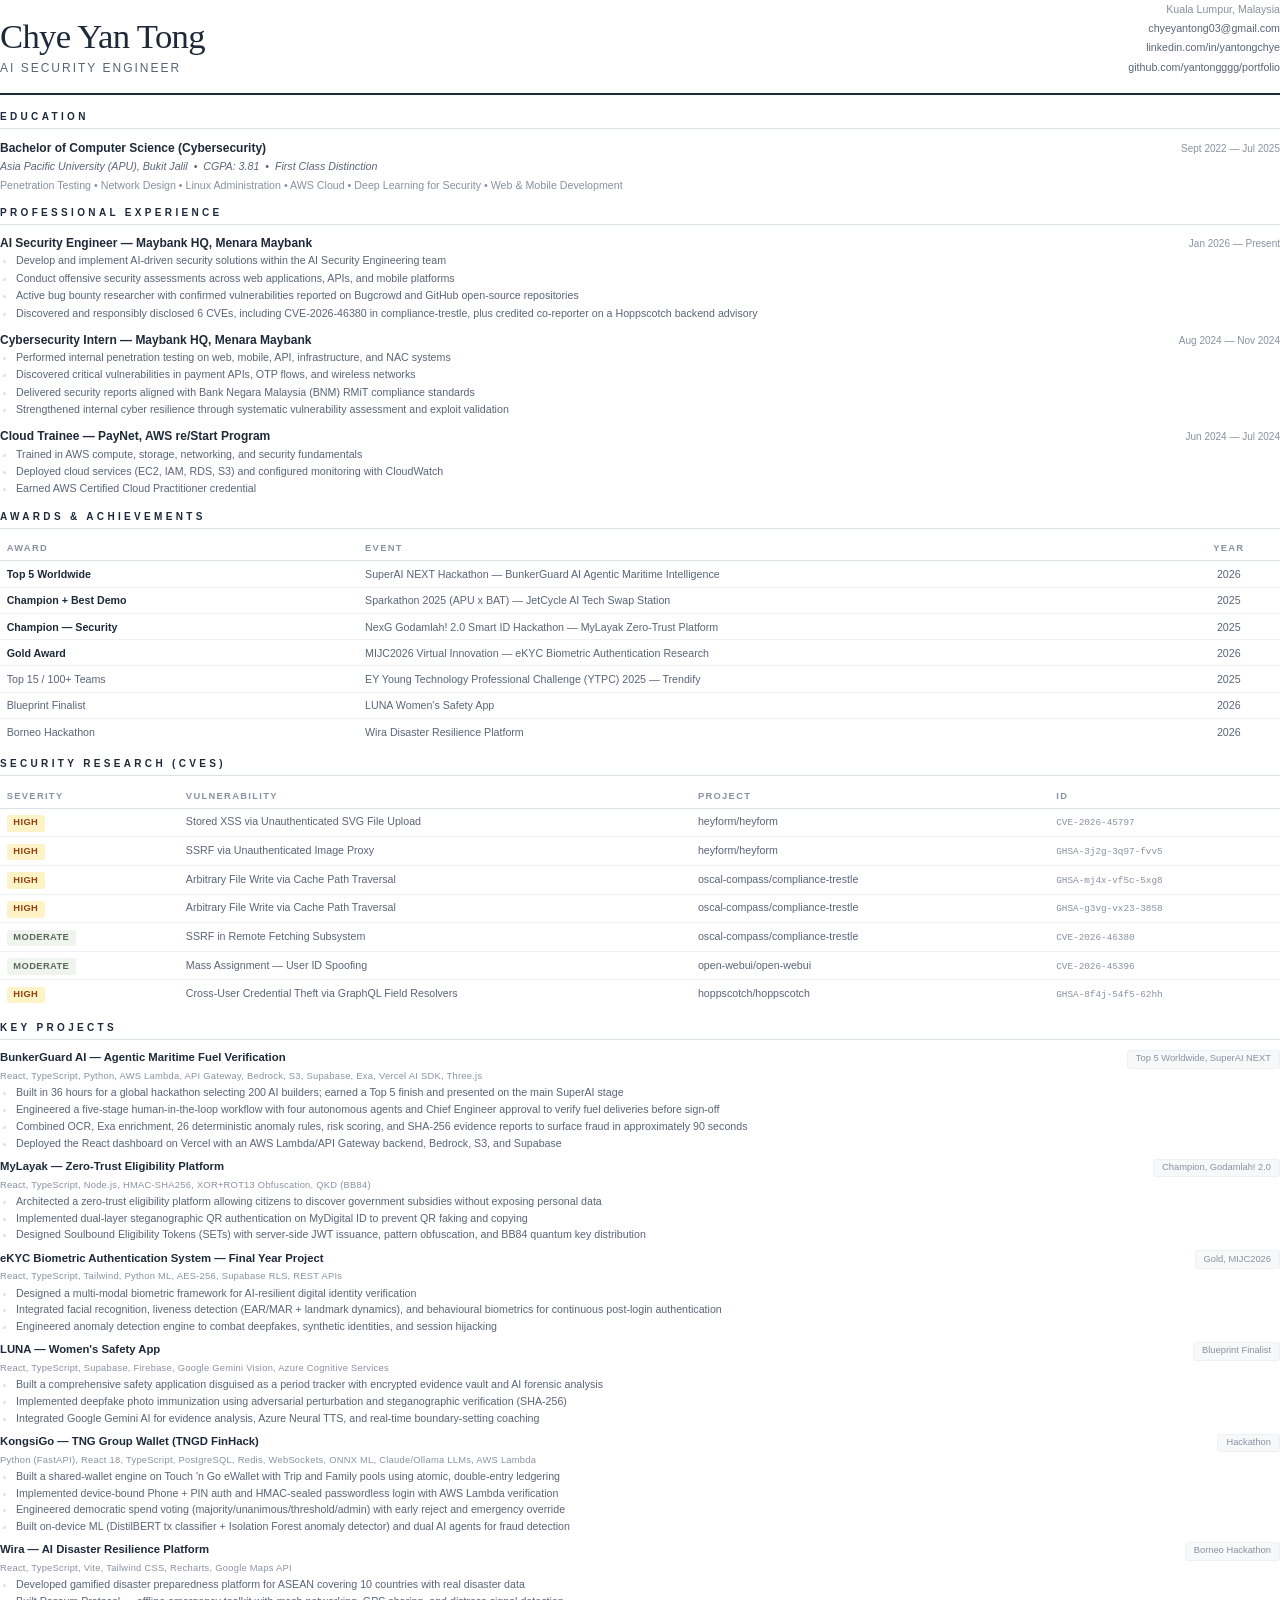
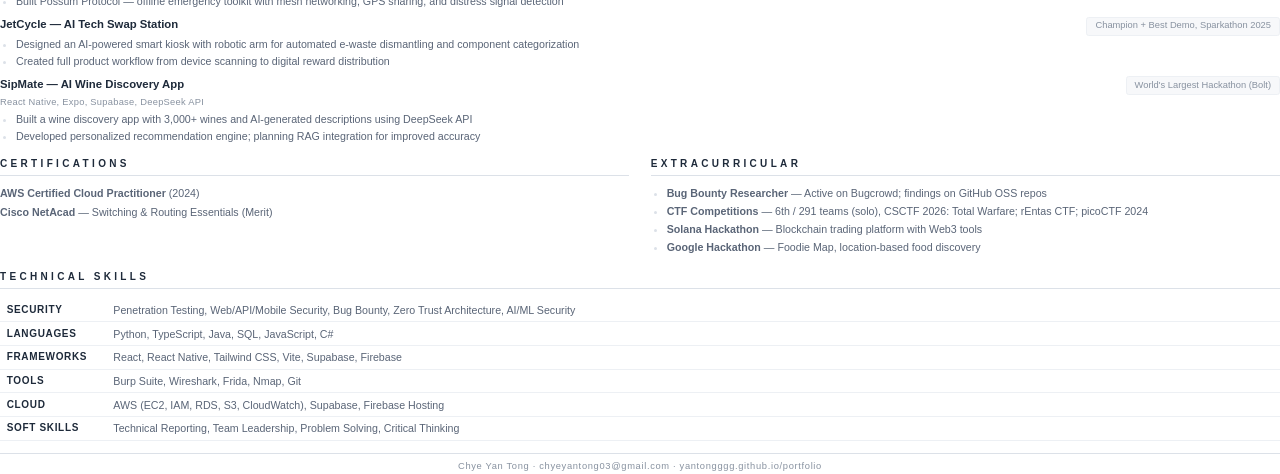
<file: resume_print.html>
<!DOCTYPE html>
<html lang="en">
<head>
    <meta charset="UTF-8">
    <!-- Fonts: Google Fonts for browser, system fallback for PDF -->
    <!--<link rel="stylesheet" href="https://fonts.googleapis.com/css2?family=Inter:wght@300;400;500;600;700&family=Instrument+Serif:ital@0;1&display=swap">-->
    <style>

        @page {
            size: A4;
            margin: 14mm 16mm 14mm 16mm;
        }

        * {
            margin: 0;
            padding: 0;
            box-sizing: border-box;
        }

        :root {
            --navy: #1e2a3a;
            --navy-light: #2d3e50;
            --accent: #4a6741;
            --accent-soft: rgba(74, 103, 65, 0.08);
            --text: #2c3340;
            --text-secondary: #5a6577;
            --text-muted: #8892a0;
            --border: #dce1e8;
            --border-light: #edf0f4;
            --bg-subtle: #f7f8fa;
        }

        body {
            font-family: 'Inter', -apple-system, BlinkMacSystemFont, 'Segoe UI', sans-serif;
            color: var(--text);
            font-size: 8.5pt;
            line-height: 1.5;
            -webkit-font-smoothing: antialiased;
        }

        /* ── HEADER ── */
        .header {
            padding-bottom: 12pt;
            margin-bottom: 11pt;
            border-bottom: 1.5pt solid var(--navy);
            display: flex;
            justify-content: space-between;
            align-items: flex-end;
        }

        .header-left h1 {
            font-family: 'Instrument Serif', Georgia, serif;
            font-size: 26pt;
            font-weight: 400;
            color: var(--navy);
            letter-spacing: -0.5pt;
            line-height: 1;
            margin-bottom: 4pt;
        }

        .header-left .tagline {
            font-size: 9pt;
            font-weight: 500;
            color: var(--text-secondary);
            letter-spacing: 1.5pt;
            text-transform: uppercase;
        }

        .header-right {
            text-align: right;
            font-size: 8pt;
            color: var(--text-muted);
            line-height: 1.8;
        }

        .header-right a {
            color: var(--text-secondary);
            text-decoration: none;
            font-weight: 400;
        }

        /* ── SECTIONS ── */
        .section {
            margin-bottom: 9pt;
        }

        .section-title {
            font-size: 7.5pt;
            font-weight: 600;
            text-transform: uppercase;
            letter-spacing: 2.5pt;
            color: var(--navy);
            padding-bottom: 3pt;
            margin-bottom: 7pt;
            border-bottom: 0.75pt solid var(--border);
        }

        /* ── EXPERIENCE ENTRIES ── */
        .entry {
            margin-bottom: 7pt;
        }

        .entry-header {
            display: flex;
            justify-content: space-between;
            align-items: baseline;
            margin-bottom: 1pt;
        }

        .entry-title {
            font-size: 9pt;
            font-weight: 600;
            color: var(--navy);
        }

        .entry-date {
            font-size: 7.5pt;
            color: var(--text-muted);
            font-weight: 400;
            white-space: nowrap;
        }

        .entry-subtitle {
            font-size: 8pt;
            color: var(--text-secondary);
            font-weight: 400;
            font-style: italic;
            margin-bottom: 2pt;
        }

        .entry ul {
            padding-left: 12pt;
            margin: 0;
        }

        .entry ul li {
            margin-bottom: 1.5pt;
            font-size: 8pt;
            color: var(--text-secondary);
            line-height: 1.45;
        }

        .entry ul li::marker {
            color: var(--border);
        }

        /* ── EDUCATION ── */
        .edu-details {
            font-size: 8pt;
            color: var(--text-muted);
            margin-top: 1pt;
        }

        /* ── AWARDS TABLE ── */
        .awards-table {
            width: 100%;
            border-collapse: collapse;
            font-size: 8pt;
        }

        .awards-table th {
            text-align: left;
            font-weight: 600;
            font-size: 7pt;
            text-transform: uppercase;
            letter-spacing: 1pt;
            color: var(--text-muted);
            padding: 3pt 5pt;
            border-bottom: 0.75pt solid var(--border);
        }

        .awards-table td {
            padding: 3.5pt 5pt;
            border-bottom: 0.5pt solid var(--border-light);
            color: var(--text-secondary);
            vertical-align: top;
        }

        .awards-table tr:last-child td {
            border-bottom: none;
        }

        .award-badge {
            font-weight: 600;
            color: var(--navy);
        }

        /* ── CVE SEVERITY BADGES ── */
        .severity-high {
            display: inline-block;
            font-weight: 600;
            font-size: 7pt;
            color: #92400e;
            background: #fef3c7;
            padding: 1pt 5pt;
            border-radius: 2pt;
            letter-spacing: 0.3pt;
        }

        .severity-moderate {
            display: inline-block;
            font-weight: 600;
            font-size: 7pt;
            color: #5b6a5a;
            background: #f0f4ef;
            padding: 1pt 5pt;
            border-radius: 2pt;
            letter-spacing: 0.3pt;
        }

        .cve-id {
            font-family: 'SF Mono', 'Fira Code', 'Consolas', monospace;
            font-size: 7pt;
            color: var(--text-muted);
        }

        /* ── SKILLS ── */
        .skills-grid {
            display: grid;
            grid-template-columns: 80pt 1fr;
            gap: 0;
            font-size: 8pt;
        }

        .skills-grid .skill-cat {
            font-weight: 600;
            color: var(--navy);
            padding: 2.5pt 5pt;
            border-bottom: 0.5pt solid var(--border-light);
            font-size: 7.5pt;
            text-transform: uppercase;
            letter-spacing: 0.5pt;
        }

        .skills-grid .skill-items {
            color: var(--text-secondary);
            padding: 2.5pt 5pt;
            border-bottom: 0.5pt solid var(--border-light);
        }

        /* ── PROJECTS ── */
        .project {
            margin-bottom: 5pt;
        }

        .project-header {
            display: flex;
            justify-content: space-between;
            align-items: baseline;
            margin-bottom: 1pt;
        }

        .project-title {
            font-size: 8.5pt;
            font-weight: 600;
            color: var(--navy);
        }

        .project-award {
            font-size: 7pt;
            font-weight: 500;
            color: var(--text-muted);
            background: var(--bg-subtle);
            padding: 1pt 6pt;
            border-radius: 2pt;
            white-space: nowrap;
            border: 0.5pt solid var(--border-light);
        }

        .project-tech {
            font-size: 7pt;
            color: var(--text-muted);
            margin-bottom: 1pt;
            letter-spacing: 0.2pt;
        }

        .project ul {
            padding-left: 12pt;
            margin: 0;
        }

        .project ul li {
            margin-bottom: 1pt;
            font-size: 8pt;
            color: var(--text-secondary);
            line-height: 1.45;
        }

        .project ul li::marker {
            color: var(--border);
        }

        /* ── EXTRAS ── */
        .extras-list {
            padding-left: 12pt;
        }

        .extras-list li {
            margin-bottom: 1.5pt;
            font-size: 8pt;
            color: var(--text-secondary);
        }

        .extras-list li::marker {
            color: var(--border);
        }

        .cert-item {
            margin-bottom: 2pt;
            font-size: 8pt;
            color: var(--text-secondary);
        }

        /* ── TWO COLUMN ── */
        .two-col {
            display: grid;
            grid-template-columns: 1fr 1fr;
            gap: 16pt;
        }

        /* ── FOOTER ── */
        .footer {
            margin-top: 8pt;
            padding-top: 5pt;
            border-top: 0.75pt solid var(--border);
            text-align: center;
            font-size: 7pt;
            color: var(--text-muted);
            letter-spacing: 0.5pt;
        }
    </style>
</head>
<body>

    <!-- HEADER -->
    <div class="header">
        <div class="header-left">
            <h1>Chye Yan Tong</h1>
            <div class="tagline">AI Security Engineer</div>
        </div>
        <div class="header-right">
            Kuala Lumpur, Malaysia<br>
            <a href="mailto:chyeyantong03@gmail.com">chyeyantong03@gmail.com</a><br>
            <a href="https://linkedin.com/in/yantongchye">linkedin.com/in/yantongchye</a><br>
            <a href="https://github.com/yantongggg/portfolio">github.com/yantongggg/portfolio</a>
        </div>
    </div>

    <!-- EDUCATION -->
    <div class="section">
        <div class="section-title">Education</div>
        <div class="entry">
            <div class="entry-header">
                <span class="entry-title">Bachelor of Computer Science (Cybersecurity)</span>
                <span class="entry-date">Sept 2022 — Jul 2025</span>
            </div>
            <div class="entry-subtitle">Asia Pacific University (APU), Bukit Jalil &nbsp;&bull;&nbsp; CGPA: 3.81 &nbsp;&bull;&nbsp; First Class Distinction</div>
            <div class="edu-details">Penetration Testing &bull; Network Design &bull; Linux Administration &bull; AWS Cloud &bull; Deep Learning for Security &bull; Web & Mobile Development</div>
        </div>
    </div>

    <!-- PROFESSIONAL EXPERIENCE -->
    <div class="section">
        <div class="section-title">Professional Experience</div>

        <div class="entry">
            <div class="entry-header">
                <span class="entry-title">AI Security Engineer &mdash; Maybank HQ, Menara Maybank</span>
                <span class="entry-date">Jan 2026 — Present</span>
            </div>
            <ul>
                <li>Develop and implement AI-driven security solutions within the AI Security Engineering team</li>
                <li>Conduct offensive security assessments across web applications, APIs, and mobile platforms</li>
                <li>Active bug bounty researcher with confirmed vulnerabilities reported on Bugcrowd and GitHub open-source repositories</li>
                <li>Discovered and responsibly disclosed 6 CVEs, including CVE-2026-46380 in compliance-trestle, plus credited co-reporter on a Hoppscotch backend advisory</li>
            </ul>
        </div>

        <div class="entry">
            <div class="entry-header">
                <span class="entry-title">Cybersecurity Intern &mdash; Maybank HQ, Menara Maybank</span>
                <span class="entry-date">Aug 2024 — Nov 2024</span>
            </div>
            <ul>
                <li>Performed internal penetration testing on web, mobile, API, infrastructure, and NAC systems</li>
                <li>Discovered critical vulnerabilities in payment APIs, OTP flows, and wireless networks</li>
                <li>Delivered security reports aligned with Bank Negara Malaysia (BNM) RMiT compliance standards</li>
                <li>Strengthened internal cyber resilience through systematic vulnerability assessment and exploit validation</li>
            </ul>
        </div>

        <div class="entry">
            <div class="entry-header">
                <span class="entry-title">Cloud Trainee &mdash; PayNet, AWS re/Start Program</span>
                <span class="entry-date">Jun 2024 — Jul 2024</span>
            </div>
            <ul>
                <li>Trained in AWS compute, storage, networking, and security fundamentals</li>
                <li>Deployed cloud services (EC2, IAM, RDS, S3) and configured monitoring with CloudWatch</li>
                <li>Earned AWS Certified Cloud Practitioner credential</li>
            </ul>
        </div>
    </div>

    <!-- AWARDS & ACHIEVEMENTS -->
    <div class="section">
        <div class="section-title">Awards & Achievements</div>
        <table class="awards-table">
            <thead>
                <tr>
                    <th style="width: 28%;">Award</th>
                    <th>Event</th>
                    <th style="width: 8%; text-align: center;">Year</th>
                </tr>
            </thead>
            <tbody>
                <tr>
                    <td><span class="award-badge">Top 5 Worldwide</span></td>
                    <td>SuperAI NEXT Hackathon — BunkerGuard AI Agentic Maritime Intelligence</td>
                    <td style="text-align: center;">2026</td>
                </tr>
                <tr>
                    <td><span class="award-badge">Champion + Best Demo</span></td>
                    <td>Sparkathon 2025 (APU x BAT) — JetCycle AI Tech Swap Station</td>
                    <td style="text-align: center;">2025</td>
                </tr>
                <tr>
                    <td><span class="award-badge">Champion — Security</span></td>
                    <td>NexG Godamlah! 2.0 Smart ID Hackathon — MyLayak Zero-Trust Platform</td>
                    <td style="text-align: center;">2025</td>
                </tr>
                <tr>
                    <td><span class="award-badge">Gold Award</span></td>
                    <td>MIJC2026 Virtual Innovation — eKYC Biometric Authentication Research</td>
                    <td style="text-align: center;">2026</td>
                </tr>
                <tr>
                    <td>Top 15 / 100+ Teams</td>
                    <td>EY Young Technology Professional Challenge (YTPC) 2025 — Trendify</td>
                    <td style="text-align: center;">2025</td>
                </tr>
                <tr>
                    <td>Blueprint Finalist</td>
                    <td>LUNA Women's Safety App</td>
                    <td style="text-align: center;">2026</td>
                </tr>
                <tr>
                    <td>Borneo Hackathon</td>
                    <td>Wira Disaster Resilience Platform</td>
                    <td style="text-align: center;">2026</td>
                </tr>
            </tbody>
        </table>
    </div>

    <!-- SECURITY RESEARCH (CVEs) -->
    <div class="section">
        <div class="section-title">Security Research (CVEs)</div>
        <table class="awards-table">
            <thead>
                <tr>
                    <th style="width: 14%;">Severity</th>
                    <th>Vulnerability</th>
                    <th style="width: 28%;">Project</th>
                    <th style="width: 18%;">ID</th>
                </tr>
            </thead>
            <tbody>
                <tr>
                    <td><span class="severity-high">HIGH</span></td>
                    <td>Stored XSS via Unauthenticated SVG File Upload</td>
                    <td>heyform/heyform</td>
                    <td><span class="cve-id">CVE-2026-45797</span></td>
                </tr>
                <tr>
                    <td><span class="severity-high">HIGH</span></td>
                    <td>SSRF via Unauthenticated Image Proxy</td>
                    <td>heyform/heyform</td>
                    <td><span class="cve-id">GHSA-3j2g-3q97-fvv5</span></td>
                </tr>
                <tr>
                    <td><span class="severity-high">HIGH</span></td>
                    <td>Arbitrary File Write via Cache Path Traversal</td>
                    <td>oscal-compass/compliance-trestle</td>
                    <td><span class="cve-id">GHSA-mj4x-vf5c-5xg8</span></td>
                </tr>
                <tr>
                    <td><span class="severity-high">HIGH</span></td>
                    <td>Arbitrary File Write via Cache Path Traversal</td>
                    <td>oscal-compass/compliance-trestle</td>
                    <td><span class="cve-id">GHSA-g3vg-vx23-3858</span></td>
                </tr>
                <tr>
                    <td><span class="severity-moderate">MODERATE</span></td>
                    <td>SSRF in Remote Fetching Subsystem</td>
                    <td>oscal-compass/compliance-trestle</td>
                    <td><span class="cve-id">CVE-2026-46380</span></td>
                </tr>
                <tr>
                    <td><span class="severity-moderate">MODERATE</span></td>
                    <td>Mass Assignment &mdash; User ID Spoofing</td>
                    <td>open-webui/open-webui</td>
                    <td><span class="cve-id">CVE-2026-45396</span></td>
                </tr>
                <tr>
                    <td><span class="severity-high">HIGH</span></td>
                    <td>Cross-User Credential Theft via GraphQL Field Resolvers</td>
                    <td>hoppscotch/hoppscotch</td>
                    <td><span class="cve-id">GHSA-8f4j-54f5-62hh</span></td>
                </tr>
            </tbody>
        </table>
    </div>

    <!-- KEY PROJECTS -->
    <div class="section">
        <div class="section-title">Key Projects</div>

        <div class="project">
            <div class="project-header">
                <span class="project-title">BunkerGuard AI — Agentic Maritime Fuel Verification</span>
                <span class="project-award">Top 5 Worldwide, SuperAI NEXT</span>
            </div>
            <div class="project-tech">React, TypeScript, Python, AWS Lambda, API Gateway, Bedrock, S3, Supabase, Exa, Vercel AI SDK, Three.js</div>
            <ul>
                <li>Built in 36 hours for a global hackathon selecting 200 AI builders; earned a Top 5 finish and presented on the main SuperAI stage</li>
                <li>Engineered a five-stage human-in-the-loop workflow with four autonomous agents and Chief Engineer approval to verify fuel deliveries before sign-off</li>
                <li>Combined OCR, Exa enrichment, 26 deterministic anomaly rules, risk scoring, and SHA-256 evidence reports to surface fraud in approximately 90 seconds</li>
                <li>Deployed the React dashboard on Vercel with an AWS Lambda/API Gateway backend, Bedrock, S3, and Supabase</li>
            </ul>
        </div>

        <div class="project">
            <div class="project-header">
                <span class="project-title">MyLayak — Zero-Trust Eligibility Platform</span>
                <span class="project-award">Champion, Godamlah! 2.0</span>
            </div>
            <div class="project-tech">React, TypeScript, Node.js, HMAC-SHA256, XOR+ROT13 Obfuscation, QKD (BB84)</div>
            <ul>
                <li>Architected a zero-trust eligibility platform allowing citizens to discover government subsidies without exposing personal data</li>
                <li>Implemented dual-layer steganographic QR authentication on MyDigital ID to prevent QR faking and copying</li>
                <li>Designed Soulbound Eligibility Tokens (SETs) with server-side JWT issuance, pattern obfuscation, and BB84 quantum key distribution</li>
            </ul>
        </div>

        <div class="project">
            <div class="project-header">
                <span class="project-title">eKYC Biometric Authentication System — Final Year Project</span>
                <span class="project-award">Gold, MIJC2026</span>
            </div>
            <div class="project-tech">React, TypeScript, Tailwind, Python ML, AES-256, Supabase RLS, REST APIs</div>
            <ul>
                <li>Designed a multi-modal biometric framework for AI-resilient digital identity verification</li>
                <li>Integrated facial recognition, liveness detection (EAR/MAR + landmark dynamics), and behavioural biometrics for continuous post-login authentication</li>
                <li>Engineered anomaly detection engine to combat deepfakes, synthetic identities, and session hijacking</li>
            </ul>
        </div>

        <div class="project">
            <div class="project-header">
                <span class="project-title">LUNA — Women's Safety App</span>
                <span class="project-award">Blueprint Finalist</span>
            </div>
            <div class="project-tech">React, TypeScript, Supabase, Firebase, Google Gemini Vision, Azure Cognitive Services</div>
            <ul>
                <li>Built a comprehensive safety application disguised as a period tracker with encrypted evidence vault and AI forensic analysis</li>
                <li>Implemented deepfake photo immunization using adversarial perturbation and steganographic verification (SHA-256)</li>
                <li>Integrated Google Gemini AI for evidence analysis, Azure Neural TTS, and real-time boundary-setting coaching</li>
            </ul>
        </div>

        <div class="project">
            <div class="project-header">
                <span class="project-title">KongsiGo — TNG Group Wallet (TNGD FinHack)</span>
                <span class="project-award">Hackathon</span>
            </div>
            <div class="project-tech">Python (FastAPI), React 18, TypeScript, PostgreSQL, Redis, WebSockets, ONNX ML, Claude/Ollama LLMs, AWS Lambda</div>
            <ul>
                <li>Built a shared-wallet engine on Touch 'n Go eWallet with Trip and Family pools using atomic, double-entry ledgering</li>
                <li>Implemented device-bound Phone + PIN auth and HMAC-sealed passwordless login with AWS Lambda verification</li>
                <li>Engineered democratic spend voting (majority/unanimous/threshold/admin) with early reject and emergency override</li>
                <li>Built on-device ML (DistilBERT tx classifier + Isolation Forest anomaly detector) and dual AI agents for fraud detection</li>
            </ul>
        </div>

        <div class="project">
            <div class="project-header">
                <span class="project-title">Wira — AI Disaster Resilience Platform</span>
                <span class="project-award">Borneo Hackathon</span>
            </div>
            <div class="project-tech">React, TypeScript, Vite, Tailwind CSS, Recharts, Google Maps API</div>
            <ul>
                <li>Developed gamified disaster preparedness platform for ASEAN covering 10 countries with real disaster data</li>
                <li>Built Possum Protocol — offline emergency toolkit with mesh networking, GPS sharing, and distress signal detection</li>
            </ul>
        </div>

        <div class="project">
            <div class="project-header">
                <span class="project-title">JetCycle — AI Tech Swap Station</span>
                <span class="project-award">Champion + Best Demo, Sparkathon 2025</span>
            </div>
            <ul>
                <li>Designed an AI-powered smart kiosk with robotic arm for automated e-waste dismantling and component categorization</li>
                <li>Created full product workflow from device scanning to digital reward distribution</li>
            </ul>
        </div>

        <div class="project">
            <div class="project-header">
                <span class="project-title">SipMate — AI Wine Discovery App</span>
                <span class="project-award">World's Largest Hackathon (Bolt)</span>
            </div>
            <div class="project-tech">React Native, Expo, Supabase, DeepSeek API</div>
            <ul>
                <li>Built a wine discovery app with 3,000+ wines and AI-generated descriptions using DeepSeek API</li>
                <li>Developed personalized recommendation engine; planning RAG integration for improved accuracy</li>
            </ul>
        </div>
    </div>

    <!-- CERTIFICATIONS & EXTRACURRICULAR -->
    <div class="two-col">
        <div class="section">
            <div class="section-title">Certifications</div>
            <div class="cert-item"><strong>AWS Certified Cloud Practitioner</strong> (2024)</div>
            <div class="cert-item"><strong>Cisco NetAcad</strong> — Switching & Routing Essentials (Merit)</div>
        </div>

        <div class="section">
            <div class="section-title">Extracurricular</div>
            <ul class="extras-list">
                <li><strong>Bug Bounty Researcher</strong> — Active on Bugcrowd; findings on GitHub OSS repos</li>
                <li><strong>CTF Competitions</strong> — 6th / 291 teams (solo), CSCTF 2026: Total Warfare; rEntas CTF; picoCTF 2024</li>
                <li><strong>Solana Hackathon</strong> — Blockchain trading platform with Web3 tools</li>
                <li><strong>Google Hackathon</strong> — Foodie Map, location-based food discovery</li>
            </ul>
        </div>
    </div>

    <!-- TECHNICAL SKILLS -->
    <div class="section">
        <div class="section-title">Technical Skills</div>
        <div class="skills-grid">
            <div class="skill-cat">Security</div>
            <div class="skill-items">Penetration Testing, Web/API/Mobile Security, Bug Bounty, Zero Trust Architecture, AI/ML Security</div>

            <div class="skill-cat">Languages</div>
            <div class="skill-items">Python, TypeScript, Java, SQL, JavaScript, C#</div>

            <div class="skill-cat">Frameworks</div>
            <div class="skill-items">React, React Native, Tailwind CSS, Vite, Supabase, Firebase</div>

            <div class="skill-cat">Tools</div>
            <div class="skill-items">Burp Suite, Wireshark, Frida, Nmap, Git</div>

            <div class="skill-cat">Cloud</div>
            <div class="skill-items">AWS (EC2, IAM, RDS, S3, CloudWatch), Supabase, Firebase Hosting</div>

            <div class="skill-cat">Soft Skills</div>
            <div class="skill-items">Technical Reporting, Team Leadership, Problem Solving, Critical Thinking</div>
        </div>
    </div>

    <div class="footer">Chye Yan Tong &middot; chyeyantong03@gmail.com &middot; yantongggg.github.io/portfolio</div>

</body>
</html>
</file>
<file: style.css>
:root{--paper:#e9e0cc;--paper-light:#f2ebdc;--ink:#25251f;--muted:#57564e;--line:#9d9686;--red:#8a3234;--brass:#ac8347;--dark:#202824;--light:#f1e9d6}
*{box-sizing:border-box}
html{scroll-behavior:smooth;scroll-padding-top:78px}
body{margin:0;color:var(--ink);background:var(--paper);font-family:"DM Sans",Arial,sans-serif;overflow-x:hidden}
body:before{content:"";position:fixed;inset:0;z-index:100;pointer-events:none;opacity:.18;background-image:url("data:image/svg+xml,%3Csvg viewBox='0 0 180 180' xmlns='http://www.w3.org/2000/svg'%3E%3Cfilter id='n'%3E%3CfeTurbulence type='fractalNoise' baseFrequency='.65' numOctaves='3' stitchTiles='stitch'/%3E%3C/filter%3E%3Crect width='100%25' height='100%25' filter='url(%23n)' opacity='.17'/%3E%3C/svg%3E")}
a{color:inherit}
button{font:inherit}
a,button,summary{-webkit-tap-highlight-color:transparent}
:focus-visible{outline:2px solid var(--red);outline-offset:4px}
::selection{background:var(--red);color:var(--paper-light)}
.skip-link{position:fixed;top:-80px;left:20px;z-index:10000;padding:10px 15px;background:var(--red);color:white}
.skip-link:focus{top:12px}
#magic-canvas{position:fixed;inset:0;z-index:200;pointer-events:none}
#wand-cursor{position:fixed;left:0;top:0;width:58px;height:58px;z-index:201;opacity:0;pointer-events:none;transform:translate(-44px,-15px) rotate(-12deg);filter:drop-shadow(0 0 4px rgba(172,131,71,.5))}
#wand-cursor svg{width:100%;height:100%}
body.has-mouse,body.has-mouse a,body.has-mouse button,body.has-mouse summary{cursor:none}
body.has-mouse #wand-cursor{opacity:1}
.scroll-progress{height:3px;position:fixed;top:0;left:0;z-index:111;width:0;background:var(--red)}
.site-header{position:sticky;top:0;z-index:110;background:rgba(233,224,204,.96);border-bottom:1px solid var(--ink);backdrop-filter:blur(15px)}
.header-inner{height:67px;max-width:1600px;margin:auto;padding:0 40px;display:grid;grid-template-columns:1fr 1fr 1fr;align-items:center}
.wordmark{font-family:"IM Fell English",Georgia,serif;font-size:31px;text-decoration:none;line-height:1}
.wordmark-star{font-family:"DM Sans",sans-serif;font-size:19px;color:var(--red);display:inline-block;margin-left:3px;animation:slowspin 18s linear infinite}
.header-edition,.author-note>span,.portrait-stamp figcaption,.hero-bottomline,.section-number,.eyeline,.cover-result,.index-head,.case-number,.case-kind,.case-text>span,.experience-heading>span,.job-date,.job-mark,.experience-colophon,.red-label,.research-list a>span,.about-side,.about-columns span,.contact-overline,.contact-bottom,footer,.key-caption,.magic-key text{font-family:"Space Mono",monospace;font-size:10px;letter-spacing:.09em}
.header-edition{text-align:center;white-space:nowrap}
.nav-links{display:flex;align-items:center;justify-content:flex-end;gap:24px}
.nav-links a{font-size:12px;font-weight:700;text-decoration:none;white-space:nowrap}
.nav-links a:hover{color:var(--red)}
.nav-links a:last-child{border-bottom:1px solid var(--red);padding-bottom:3px}
.menu-toggle{display:none}
.paper{background:var(--paper)}
.ink{background:var(--dark);color:var(--light)}
.hero{padding:33px 40px 22px;min-height:790px;position:relative;isolation:isolate;overflow:hidden;background:radial-gradient(circle at 85% 78%,rgba(172,131,71,.1),transparent 29%),radial-gradient(circle at 12% 72%,rgba(138,50,52,.055),transparent 30%),var(--paper)}
.hero-bottomline{display:flex;justify-content:space-between;gap:20px;position:relative;z-index:2}
.nameplate{position:relative;z-index:2;margin:43px 0 20px;max-width:1500px}
.hero h1{font-weight:400;margin:0;position:relative}
.hero h1 .name-prelude{display:flex;align-items:center;gap:17px;font-family:"IM Fell English",Georgia,serif;font-size:clamp(47px,5.1vw,76px);line-height:1;letter-spacing:.12em;padding-left:5px}
.name-prelude:after{content:"";width:min(27vw,390px);height:1px;background:var(--ink);opacity:.72}
.hero h1 .name-spark{display:inline-block;color:var(--brass);font-family:"DM Sans",sans-serif;font-size:.45em;letter-spacing:0;transition:transform .5s}
.nameplate:hover .name-spark{transform:rotate(90deg) scale(1.2)}
.hero h1 .name-main{display:block;padding-left:7%;margin-top:6px;font-family:"Cormorant Garamond","IM Fell English",Georgia,serif;font-size:clamp(130px,17vw,250px);font-weight:500;line-height:.75;letter-spacing:-.072em;white-space:nowrap}
.name-main em{position:relative;font-weight:500;color:var(--red)}
.name-main em:after{content:"";position:absolute;left:4%;right:3%;bottom:-.055em;height:2px;background:var(--brass);transform:rotate(-2deg) scaleX(.9);transform-origin:left;transition:transform .45s}
.nameplate:hover .name-main em:after{transform:rotate(-2deg) scaleX(1)}
.title-stop{color:var(--red);display:inline!important;font-family:"IM Fell English",Georgia,serif;font-size:.7em;letter-spacing:0}
.hero-rule{height:1px;background:var(--ink);margin-top:70px;position:relative}
.hero-rule span{position:absolute;left:60%;top:50%;transform:translate(-50%,-50%);background:var(--paper);padding:0 10px;color:var(--red);font-size:24px}
.hero-lower{display:grid;grid-template-columns:230px minmax(340px,1fr) 370px;gap:40px;position:relative;min-height:420px}
.hero-aside{padding-top:18px;align-self:start;position:relative}
.portrait-stamp{width:160px;margin:0 0 26px 12px;padding:5px 5px 0;background:var(--paper-light);border:1px solid var(--ink);box-shadow:5px 5px 0 rgba(37,37,31,.13);transform:rotate(-5deg);transition:transform .35s,box-shadow .35s}
.portrait-stamp:hover{transform:rotate(2deg) translateY(-5px);box-shadow:7px 9px 0 rgba(37,37,31,.13)}
.portrait-stamp img{display:block;width:148px;height:148px;object-fit:cover}
.portrait-stamp figcaption{padding:7px 3px 9px;text-align:center;font-size:8px;color:var(--red);white-space:nowrap}
.author-note>span{color:var(--red)}
.hero-aside p{font-family:"IM Fell English",Georgia,serif;font-size:19px;line-height:1.2;margin:14px 0 20px}
.hero-aside a{font-size:12px;font-weight:700;text-decoration:none;border-bottom:1px solid var(--red);padding-bottom:4px}
.hero-aside a:hover{color:var(--red)}
.hero-statement{padding-top:30px;position:relative;z-index:3}
.hero-line{font-family:"IM Fell English",Georgia,serif;font-size:clamp(37px,4vw,62px);line-height:1.03;margin:0 0 20px;letter-spacing:-.035em}
.hero-line em{color:var(--red);font-weight:400}
.hero-description{font-size:13px;line-height:1.65;max-width:390px;margin:0 0 21px}
.archive-link{display:flex;justify-content:space-between;align-items:center;border:1px solid var(--ink);max-width:330px;padding:12px 14px;text-decoration:none;font-family:"Space Mono",monospace;font-size:11px;letter-spacing:.04em;transition:background .25s,color .25s}
.archive-link:hover{background:var(--ink);color:var(--paper)}
.archive-link span:last-child{font-size:20px}
.key-stage{width:370px;height:385px;position:relative;margin-top:-27px;color:var(--red);--turn:0deg;transform:rotate(var(--turn));transition:transform .3s ease-out}
.magic-key{display:block;width:100%;height:100%;filter:drop-shadow(0 5px 0 rgba(138,50,52,.08))}
.magic-key text{fill:var(--red);font-size:10px}
.key-object{transform-origin:210px 215px}
.key-caption{position:absolute;bottom:-12px;left:50%;transform:translateX(-50%);white-space:nowrap;color:var(--muted)}
.hero-bottomline{border-top:1px solid var(--ink);padding-top:11px;color:var(--muted)}
.secret-ink{position:absolute;inset:70px 0 0;z-index:1;pointer-events:none;color:var(--red);opacity:.52;mask-image:radial-gradient(circle 125px at var(--mx, 50%) var(--my, 40%),#000,transparent);-webkit-mask-image:radial-gradient(circle 125px at var(--mx, 50%) var(--my, 40%),#000,transparent)}
.secret-ink span{position:absolute;font-family:"IM Fell English",Georgia,serif;font-size:34px;font-style:italic;transform:rotate(-13deg)}
.secret-ink span:nth-child(1){left:24%;top:21%}.secret-ink span:nth-child(2){right:6%;top:52%}.secret-ink span:nth-child(3){left:7%;bottom:16%}
.work-section{padding:120px 40px 126px;border-top:7px double var(--ink)}
.section-heading{max-width:1500px;margin:auto;display:grid;grid-template-columns:195px 1fr 240px;gap:20px;align-items:end;margin-bottom:55px}
.section-number{color:var(--red);align-self:start;padding-top:24px}
.section-heading h2,.research-intro h2,.about-main h2,.experience-heading h2,.contact-section h2{font-family:"IM Fell English",Georgia,serif;font-weight:400;letter-spacing:-.055em;line-height:.9}
.section-heading h2{font-size:clamp(65px,8vw,125px);margin:0}
.section-heading h2 em,.research-intro h2 em,.about-main h2 em{color:var(--red);font-weight:400}
.punctuation{color:var(--red)}
.section-heading p{font-size:12px;line-height:1.65;margin:0 0 5px;color:var(--muted)}
.cover-story{max-width:1500px;margin:auto;display:grid;grid-template-columns:1.08fr .92fr;min-height:515px;border-top:1px solid var(--ink);border-bottom:1px solid var(--ink)}
.cover-image{position:relative;overflow:hidden;min-height:515px;background:#15213a;border-right:1px solid var(--ink)}
.cover-image img{width:100%;height:100%;object-fit:cover;object-position:center;position:absolute;inset:0;filter:grayscale(.25);transition:filter .5s,transform .5s}
.cover-image:after{content:"";position:absolute;inset:13px;border:1px solid rgba(242,235,220,.58);pointer-events:none}
.cover-story:hover .cover-image img{filter:grayscale(0);transform:scale(1.03)}
.image-stamp{position:absolute;top:24px;left:22px;padding:9px 12px;background:var(--red);color:var(--paper-light);font-family:"Space Mono",monospace;font-size:10px;letter-spacing:.08em;transform:rotate(-5deg)}
.cover-copy{padding:40px 50px 35px;display:flex;flex-direction:column}
.eyeline{color:var(--red);display:flex;align-items:center;gap:12px}
.eyeline span{font-size:22px}
.cover-copy h3{font-family:"IM Fell English",Georgia,serif;font-size:clamp(70px,7vw,105px);font-weight:400;line-height:.83;letter-spacing:-.06em;margin:28px 0 28px}
.cover-copy h3 em{color:var(--red);font-weight:400}
.cover-copy p{font-size:14px;line-height:1.62;margin:0 0 13px}
.cover-copy .cover-detail{font-size:12px;color:var(--muted)}
.cover-result{border-top:1px solid var(--line);padding-top:13px;color:var(--red);line-height:1.5;margin-top:auto}
.cover-links{display:flex;gap:26px;margin-top:20px}
.cover-links a{font-size:12px;font-weight:700;text-decoration:none;border-bottom:1px solid var(--red);padding-bottom:4px}
.cover-links a:hover{color:var(--red)}
.index-head{max-width:1500px;margin:82px auto 0;display:flex;justify-content:space-between;border-bottom:1px solid var(--ink);padding-bottom:12px}
.case-list{max-width:1500px;margin:auto}
.case{border-bottom:1px solid var(--line)}
.case summary{list-style:none;display:grid;grid-template-columns:75px minmax(0,1fr) 250px 33px;gap:14px;align-items:baseline;padding:21px 10px 22px 0;transition:padding .25s,color .25s}
.case summary::-webkit-details-marker{display:none}
.case summary:hover,.case[open] summary{color:var(--red);padding-left:18px}
.case-number{color:var(--red);font-size:12px}
.case-title{font-family:"IM Fell English",Georgia,serif;font-size:clamp(45px,5vw,76px);line-height:.95;letter-spacing:-.035em}
.case-kind{color:var(--muted);text-align:right}
.case-arrow{font-family:"IM Fell English",Georgia,serif;font-size:28px;transition:transform .25s}
.case[open] .case-arrow{transform:rotate(90deg)}
.case-detail{display:grid;grid-template-columns:minmax(240px,360px) minmax(0,1fr);gap:45px;padding:5px 70px 35px 90px}
.case-media{height:215px;background:#ddd2bb;overflow:hidden}
.case-media img,.case-media video{width:100%;height:100%;object-fit:cover;display:block}
.case-text{display:flex;flex-direction:column;justify-content:center;max-width:460px}
.case-text p{font-family:"IM Fell English",Georgia,serif;font-size:25px;line-height:1.18;margin:0 0 22px}
.case-text>span{color:var(--red);line-height:1.6}
.hover-preview{position:fixed;width:290px;z-index:150;pointer-events:none;opacity:0;transform:translate(-50%,-50%) rotate(-6deg) scale(.85);transition:opacity .18s,transform .2s;filter:drop-shadow(14px 16px 15px rgba(25,20,17,.25))}
.hover-preview.show{opacity:1;transform:translate(-50%,-50%) rotate(-6deg) scale(1)}
.hover-preview-media{width:290px;height:188px;border:8px solid var(--paper-light);background:var(--dark)}
.hover-preview-media img,.hover-preview-media video{width:100%;height:100%;object-fit:cover;display:block}
.hover-preview-title{display:block;background:var(--paper-light);padding:6px 10px 9px;font-family:"IM Fell English",Georgia,serif;font-size:21px;text-align:center}
.experience-section{padding:105px 40px 32px;display:grid;grid-template-columns:minmax(280px,.75fr) minmax(0,1.25fr);gap:100px}
.experience-heading{position:sticky;top:105px;align-self:start;max-width:490px}
.experience-heading>span{color:#d1a36c}
.experience-heading h2{font-size:clamp(64px,7vw,108px);margin:28px 0 22px}
.experience-heading h2 em{font-weight:400;color:#d9b483}
.experience-heading p{font-size:14px;color:#c0c7bb;max-width:300px;line-height:1.7}
.experience-list{border-top:1px solid #737c70}
.job{display:grid;grid-template-columns:155px minmax(0,1fr) 34px;gap:25px;align-items:start;border-bottom:1px solid #737c70;padding:25px 0 37px}
.job-date{color:#d9b483;padding-top:11px}
.job h3{font-family:"IM Fell English",Georgia,serif;font-weight:400;font-size:38px;line-height:1.05;margin:0 0 8px}
.job p{font-size:12px;line-height:1.55;color:#c0c7bb;margin:0}
.job-mark{color:#728276;text-align:right;padding-top:12px}
.experience-colophon{grid-column:1/-1;border-top:1px solid #737c70;padding-top:17px;margin-top:40px;color:#c0c7bb;text-align:right}
.research-section{padding:127px 40px 130px}
.research-intro{max-width:1500px;margin:auto;display:flex;justify-content:space-between;align-items:end;gap:40px;margin-bottom:70px}
.red-label{color:var(--red)}
.research-intro h2{font-size:clamp(75px,9vw,143px);margin:23px 0 0}
.research-intro>p{max-width:230px;color:var(--muted);font-size:12px;line-height:1.65}
.research-list{max-width:1500px;margin:auto;border-top:1px solid var(--ink)}
.research-list a{display:grid;grid-template-columns:100px minmax(0,1fr) 245px 20px;gap:20px;align-items:center;text-decoration:none;padding:19px 10px 20px 0;border-bottom:1px solid var(--line);transition:background .25s,padding .25s}
.research-list a:hover{background:#e2d7bf;padding-left:14px}
.research-list a>span:first-child{color:var(--red)}
.research-list a>span:nth-child(3){color:var(--muted);font-size:9px}
.research-list strong{font-family:"IM Fell English",Georgia,serif;font-size:28px;font-weight:400;line-height:1.1}
.research-list b{font-size:18px;font-weight:400;color:var(--red)}
.about-section{padding:65px clamp(28px,3vw,60px) 105px;border-top:1px solid var(--ink)}
.about-side{display:flex;align-items:center;gap:20px;padding-bottom:17px;border-bottom:1px solid var(--ink);color:var(--red)}
.about-side span:nth-child(2){font-family:"IM Fell English",Georgia,serif;font-size:23px;line-height:0;margin-left:auto}
.about-side span:last-child{color:var(--muted)}
.about-main{display:grid;grid-template-columns:minmax(0,1fr) minmax(0,.96fr);gap:clamp(50px,7vw,150px);align-items:start;padding-top:76px}
.about-heading{position:relative}
.about-heading:after{content:"";display:block;width:min(65%,430px);height:1px;margin-top:49px;background:var(--brass)}
.about-main h2{font-size:clamp(71px,6.5vw,126px);margin:0}
.about-copy{padding-top:14px}
.about-lead{font-family:"IM Fell English",Georgia,serif;font-size:clamp(29px,2.7vw,43px);line-height:1.2;margin:0 0 38px;max-width:760px}
.about-path{max-width:680px;margin:0 0 73px;font-size:18px;line-height:1.7;color:var(--muted)}
.about-columns{display:grid;grid-template-columns:1fr 1fr;gap:35px}
.about-columns>div{border-top:1px solid var(--ink);padding-top:14px}
.about-columns span{color:var(--red)}
.about-columns p{font-size:13px;line-height:1.7;margin:12px 0 0}
.contact-section{padding:114px 40px 60px;position:relative;overflow:hidden}
.contact-section:after{content:"✳";font-family:"IM Fell English",Georgia,serif;font-size:650px;position:absolute;right:-80px;top:-175px;color:rgba(217,180,131,.05);pointer-events:none;line-height:1}
.contact-overline{color:#d9b483;position:relative;z-index:1}
.contact-section h2{font-size:clamp(110px,13vw,200px);margin:25px 0 18px;position:relative;z-index:1}
.contact-section h2 em{font-weight:400;color:#d9b483}
.contact-section>p{font-family:"IM Fell English",Georgia,serif;font-size:28px;margin-bottom:32px}
.contact-mail{display:inline-flex;gap:75px;align-items:center;border-bottom:1px solid #d9b483;padding-bottom:12px;text-decoration:none;font-size:clamp(18px,2.7vw,33px);position:relative;z-index:1}
.contact-mail:hover{color:#d9b483}
.contact-bottom{display:flex;gap:40px;border-top:1px solid #737c70;padding-top:20px;margin-top:100px;position:relative;z-index:1}
.contact-bottom a{text-decoration:none}
.contact-bottom a:hover{color:#d9b483}
footer{background:var(--dark);color:#c0c7bb;display:flex;justify-content:space-between;gap:20px;padding:20px 40px 30px}
footer a{text-decoration:none}
footer a:hover{color:#d9b483}
.reveal{opacity:0;transform:translateY(18px);transition:opacity .6s ease,transform .6s ease}
.reveal.visible{opacity:1;transform:none}
@keyframes slowspin{to{transform:rotate(360deg)}}
@media(max-width:1250px){.hero h1{font-size:14vw}.hero-lower{grid-template-columns:200px minmax(300px,1fr) 320px;gap:22px}.key-stage{width:320px;height:340px}.experience-section{gap:50px}.job{grid-template-columns:125px 1fr 25px}.header-edition{display:none}.header-inner{grid-template-columns:1fr 1fr}}
@media(max-width:900px){.header-inner{padding:0 24px}.hero{padding:28px 24px 20px;min-height:0}.hero h1{font-size:14vw;margin:60px 0 10px}.hero-lower{grid-template-columns:1fr 280px;gap:20px}.hero-aside{grid-column:1/-1;display:flex;justify-content:space-between;align-items:center;padding-top:20px}.hero-aside p{margin:0}.hero-statement{padding-top:12px}.key-stage{width:280px;height:300px;margin-top:-15px}.work-section,.research-section{padding-left:24px;padding-right:24px}.section-heading{grid-template-columns:1fr 220px}.section-number{grid-column:1/-1;padding:0}.section-heading h2{font-size:9vw}.cover-copy{padding:30px}.cover-copy h3{font-size:7vw}.case summary{grid-template-columns:55px 1fr 175px 25px}.experience-section{padding:85px 24px 30px;display:block}.experience-heading{position:static;max-width:none;margin-bottom:50px}.experience-heading h2{font-size:85px}.job{grid-template-columns:140px 1fr 30px}.experience-colophon{text-align:left}.about-section{padding:75px 24px 100px;grid-template-columns:150px 1fr}.contact-section{padding:100px 24px 60px}footer{padding-inline:24px}}
@media(max-width:680px){html{scroll-padding-top:65px}.site-header{height:62px}.header-inner{height:62px;padding:0 17px}.wordmark{font-size:27px}.menu-toggle{justify-self:end;display:flex;width:39px;height:38px;border:1px solid var(--ink);background:transparent;align-items:center;justify-content:center;flex-direction:column;gap:6px}.menu-toggle span{width:18px;height:1px;background:var(--ink)}.nav-links{display:none;position:absolute;top:62px;left:0;right:0;background:var(--paper);border-bottom:1px solid var(--ink);padding:15px 17px 23px;flex-direction:column;align-items:stretch;gap:0}.nav-links.open{display:flex}.nav-links a{font-size:15px;padding:12px 0}.nav-links a:last-child{border:0}.hero{padding:22px 17px 17px}.hero-topline span:nth-child(2){display:none}.hero-topline span{font-size:8px}.hero h1{font-size:19vw;line-height:.78;margin:73px 0 29px;letter-spacing:-.065em}.hero h1 span:nth-child(2){padding-left:0}.hero-rule{margin-top:35px}.hero-lower{display:flex;flex-direction:column;min-height:0;gap:0}.hero-aside{display:none}.hero-statement{padding-top:27px}.hero-line{font-size:47px}.hero-description{font-size:12px;max-width:335px}.archive-link{max-width:100%;margin-bottom:18px}.key-stage{width:270px;height:285px;align-self:center;margin:8px 0 25px}.key-caption{font-size:8px}.hero-bottomline span{font-size:8px}.hero-bottomline span:first-child{display:none}.secret-ink{display:none}.work-section{padding:80px 17px 95px}.section-heading{display:block;margin-bottom:40px}.section-number{padding:0}.section-heading h2{font-size:72px;margin:19px 0}.section-heading p{max-width:270px}.cover-story{display:block}.cover-image{min-height:290px;height:290px;border-right:0;border-bottom:1px solid var(--ink)}.cover-copy{padding:28px 10px 30px}.cover-copy h3{font-size:72px;margin:20px 0}.cover-result{margin-top:18px}.index-head{margin-top:65px}.case summary{grid-template-columns:32px 1fr 18px;gap:10px;padding:18px 0}.case summary:hover,.case[open] summary{padding-left:0}.case-title{font-size:45px}.case-kind{grid-column:2;grid-row:2;text-align:left;font-size:9px}.case-arrow{grid-column:3;grid-row:1}.case-detail{display:block;padding:0 0 28px 42px}.case-media{height:190px;margin-bottom:18px}.case-text p{font-size:23px}.hover-preview{display:none}.experience-section{padding:80px 17px 30px}.experience-heading h2{font-size:70px}.job{grid-template-columns:1fr 25px;gap:10px;padding:22px 0}.job-date{grid-column:1/-1;padding:0}.job h3{font-size:31px}.job-mark{grid-column:2;grid-row:2}.experience-colophon{line-height:1.6}.research-section{padding:86px 17px 100px}.research-intro{display:block;margin-bottom:42px}.research-intro h2{font-size:74px}.research-intro>p{margin-top:30px}.research-list a{grid-template-columns:1fr 22px;gap:6px;padding:17px 0}.research-list a>span:first-child{grid-column:1/-1}.research-list strong{font-size:24px}.research-list a>span:nth-child(3){grid-column:1;grid-row:3}.research-list b{grid-column:2;grid-row:2}.about-section{display:block;padding:65px 17px 85px}.about-side{margin-bottom:35px}.about-main h2{font-size:65px}.about-main>p{font-size:27px;margin-bottom:40px}.about-columns{grid-template-columns:1fr;gap:20px}.contact-section{padding:85px 17px 50px}.contact-section h2{font-size:93px}.contact-section>p{font-size:24px}.contact-mail{font-size:17px;gap:15px}.contact-bottom{gap:20px;flex-wrap:wrap;margin-top:80px}footer{padding:20px 17px 30px;flex-wrap:wrap}footer span:nth-child(2){display:none}}
@media(max-width:380px){.hero h1{font-size:18vw}.hero-line{font-size:42px}.section-heading h2{font-size:65px}.case-title{font-size:41px}.contact-section h2{font-size:78px}.contact-mail{font-size:15px}}
@media(pointer:coarse){#wand-cursor,#magic-canvas{display:none}body.has-mouse,body.has-mouse a,body.has-mouse button,body.has-mouse summary{cursor:auto}}
@media(prefers-reduced-motion:reduce){html{scroll-behavior:auto}*,*:before,*:after{animation-duration:.01ms!important;transition-duration:.01ms!important}.reveal{opacity:1;transform:none}#wand-cursor,#magic-canvas{display:none}}
@media(max-width:680px){.hero h1{font-size:16vw}}
@media(max-width:380px){.hero h1{font-size:15.8vw}}

@media(max-width:1050px){
  .about-main{gap:40px;padding-top:58px}
  .about-main h2{font-size:clamp(65px,7vw,82px)}
  .about-lead{font-size:clamp(27px,3vw,34px)}
  .about-path{font-size:16px;margin-bottom:48px}
  .about-columns{gap:18px}
}
@media(max-width:680px){
  .about-section{padding:56px 17px 82px}
  .about-side{padding-bottom:15px;margin-bottom:0}
  .about-side span:last-child{display:none}
  .about-main{display:block;padding-top:42px}
  .about-main h2{font-size:clamp(52px,12vw,70px)}
  .about-heading:after{margin-top:29px;width:48%}
  .about-copy{padding-top:35px}
  .about-lead{font-size:30px;margin-bottom:25px}
  .about-path{font-size:15px;line-height:1.65;margin-bottom:44px}
  .about-columns{grid-template-columns:1fr;gap:25px}
}
@media(max-width:680px){
  .hero-aside{display:flex;align-items:center;justify-content:flex-start;gap:19px;padding:19px 0 17px;border-bottom:1px solid var(--line)}
  .portrait-stamp{flex:none;width:91px;margin:0 0 0 4px;padding:3px 3px 0;box-shadow:3px 3px 0 rgba(37,37,31,.13)}
  .portrait-stamp img{width:83px;height:83px}
  .portrait-stamp figcaption{font-size:6px;padding:5px 1px 6px}
  .author-note>span{font-size:8px}
  .hero-aside p{font-size:16px;margin:7px 0 9px}
  .hero-aside a{font-size:10px}
  .hero-statement{padding-top:25px}
}
.hero .nameplate h1{margin:0}
@media(max-width:900px){.nameplate{margin:51px 0 20px}.hero h1 .name-main{padding-left:4%;font-size:17vw}}
@media(max-width:680px){
  .nameplate{margin:53px 0 27px}
  .hero h1 .name-prelude{font-size:35px;gap:11px;padding-left:2px;letter-spacing:.1em}
  .name-prelude:after{width:18vw}
  .hero h1 .name-main{font-size:clamp(61px,19.5vw,126px);padding-left:0;margin-top:8px;letter-spacing:-.073em}
  .name-main em:after{height:1px}
  .hero-rule{margin-top:37px}
}

/* The first screen is composed as an editorial cover with a tarot card. */
.hero{display:grid;grid-template-columns:minmax(0,1.08fr) minmax(390px,.92fr);grid-template-rows:clamp(700px,44vw,820px) auto;column-gap:clamp(38px,5vw,110px);min-height:0;padding:32px clamp(28px,3vw,60px) 18px;background:radial-gradient(circle at 74% 49%,rgba(172,131,71,.12),transparent 32%),radial-gradient(circle at 20% 75%,rgba(138,50,52,.055),transparent 36%),var(--paper)}
.hero-display{display:contents}
.hero-display .nameplate{grid-column:1;grid-row:1;align-self:start;position:relative;z-index:2;margin:clamp(90px,11vh,150px) 0 0;max-width:none;min-width:0}
.hero-display .nameplate .portrait-stamp{position:absolute;right:0;top:82px;z-index:3;width:clamp(115px,9vw,160px);margin:0;padding:5px 5px 0;transform:rotate(4deg);box-shadow:5px 7px 0 rgba(37,37,31,.1)}
.hero-display .nameplate .portrait-stamp:hover{transform:rotate(0) translateY(-5px);box-shadow:7px 11px 0 rgba(37,37,31,.11)}
.hero-display .nameplate .portrait-stamp img{width:100%;height:auto;aspect-ratio:1;object-fit:cover}
@media(min-width:1600px){.hero-display .nameplate .portrait-stamp{right:6%}}
.hero h1 .name-prelude{font-size:clamp(43px,3.7vw,68px);letter-spacing:.12em}
.name-prelude:after{width:min(19vw,320px)}
.hero .nameplate .name-main{font-size:clamp(112px,11.5vw,205px);padding-left:3%;margin-top:16px}
.hero .hero-rule{display:none}
.hero .hero-lower{grid-column:1;grid-row:1;align-self:end;display:flex;flex-direction:column;gap:0;min-height:0;margin:0 0 30px;padding:0;border-top:1px solid var(--ink)}
.hero .hero-aside{display:block;align-self:stretch;width:100%;padding:17px 0 18px;border-bottom:1px solid var(--line)}
.hero .author-note{display:grid;grid-template-columns:155px minmax(0,1fr) auto;align-items:center;gap:18px}
.hero .author-note p{font-family:"IM Fell English",Georgia,serif;font-size:18px;line-height:1.2;margin:0}
.hero .author-note a{white-space:nowrap}
.hero .hero-statement{display:grid;grid-template-columns:minmax(0,.43fr) minmax(0,.57fr);grid-template-rows:auto auto;gap:8px 28px;padding-top:26px;max-width:none}
.hero .hero-line{grid-column:1;grid-row:1/3;align-self:start;font-size:clamp(39px,3.1vw,58px);margin:0}
.hero .hero-description{grid-column:2;grid-row:1;max-width:none;font-size:14px;line-height:1.6;margin:0}
.hero .archive-link{grid-column:2;grid-row:2;width:100%;max-width:none;padding:15px 17px;margin:0}
.hero-bottomline{grid-column:1/-1;grid-row:2}

.hero-display .key-stage{grid-column:2;grid-row:1;align-self:center;justify-self:center;position:relative;z-index:3;width:clamp(340px,27vw,465px);height:auto;aspect-ratio:2/3;margin:0 0 12px;color:var(--red);--turn:0deg;transform:rotate(var(--turn));transition:transform .32s ease-out}
.tarot-side-label{position:absolute;left:-79px;top:47%;writing-mode:vertical-rl;transform:rotate(180deg);font-family:"Space Mono",monospace;font-size:9px;letter-spacing:.18em;color:var(--red);white-space:nowrap}
.tarot-stack{position:absolute;inset:0;border:1px solid var(--red);background:repeating-linear-gradient(45deg,rgba(138,50,52,.07) 0 1px,transparent 1px 10px),#d8c7aa;box-shadow:0 14px 30px rgba(48,31,23,.13);transition:transform .5s}
.tarot-stack:after{content:"✳";position:absolute;inset:12px;border:1px solid rgba(138,50,52,.35);display:grid;place-items:center;font-family:"IM Fell English",Georgia,serif;font-size:95px;font-weight:400;color:rgba(138,50,52,.35)}
.tarot-stack-one{transform:translate(-17px,15px) rotate(-6deg)}
.tarot-stack-two{transform:translate(13px,-8px) rotate(5deg)}
.key-stage:hover .tarot-stack-one{transform:translate(-33px,17px) rotate(-10deg)}
.key-stage:hover .tarot-stack-two{transform:translate(28px,-10px) rotate(9deg)}
.key-button{display:block;position:absolute;inset:0;z-index:4;width:100%;height:100%;padding:0;border:0;background:transparent;color:inherit;cursor:pointer}
.key-button:focus-visible{outline:2px solid var(--red);outline-offset:16px}
.tarot-card-front{display:flex;flex-direction:column;align-items:center;width:100%;height:100%;padding:12px 16px 18px;border:8px solid #63262d;outline:1px solid #c29a68;outline-offset:-14px;background:radial-gradient(circle at 50% 40%,#7b303a,#3b1922 80%);color:#e2c28d;box-shadow:0 22px 38px rgba(57,20,26,.26);backface-visibility:hidden;transition:transform .65s cubic-bezier(.2,.75,.2,1),opacity .45s,box-shadow .35s}
.key-button:hover .tarot-card-front,.key-button:focus-visible .tarot-card-front{box-shadow:0 28px 45px rgba(37,28,24,.27);transform:translateY(-7px)}
.tarot-card-top{width:100%;display:flex;justify-content:space-between;gap:12px;padding:10px 9px 0;font-family:"Space Mono",monospace;font-size:8px;letter-spacing:.12em;white-space:nowrap}
.tarot-card-art{display:block;flex:1;min-height:0;width:100%;overflow:hidden;mask-image:linear-gradient(to bottom,transparent 0,#000 10%,#000 88%,transparent 100%);-webkit-mask-image:linear-gradient(to bottom,transparent 0,#000 10%,#000 88%,transparent 100%)}
.tarot-card-art img{display:block;width:100%;height:100%;object-fit:contain;transform:scale(1.17);transition:transform .7s;filter:contrast(1.08) saturate(1.12);mix-blend-mode:lighten}
.key-button:hover .tarot-card-art img{transform:scale(1.23)}
.tarot-card-title{font-family:"IM Fell English",Georgia,serif;font-size:clamp(42px,3.7vw,62px);line-height:.9;color:#f3dfb3;text-shadow:0 2px 5px #1f1110;margin-top:-14px;position:relative}
.tarot-card-subtitle{font-family:"Space Mono",monospace;font-size:8px;letter-spacing:.12em;margin-top:12px;color:#d3b27d}
.key-turn-label{display:block;width:100%;margin-top:16px;padding-top:12px;border-top:1px solid rgba(217,183,126,.55);font-family:"Space Mono",monospace;font-size:9px;letter-spacing:.18em;color:#f0d5a1;text-align:center}
.hero.unlocked .tarot-card-front{transform:rotateY(-90deg);opacity:0}
.key-message{position:absolute;inset:0;z-index:3;display:flex;flex-direction:column;align-items:center;justify-content:space-between;padding:35px 30px 28px;border:8px solid #722b34;outline:1px solid #c9a574;outline-offset:-17px;background:radial-gradient(circle at 50% 37%,#8d3743,#511f2a 76%,#381821);box-shadow:0 22px 38px rgba(57,20,26,.26);color:#f1d9ad;text-align:center;pointer-events:none;animation:tarot-flip-in .65s cubic-bezier(.2,.75,.2,1) both}
.key-message:before{content:"";position:absolute;inset:27px;border:1px solid rgba(220,185,125,.45);pointer-events:none}
.key-message:after{content:"";position:absolute;inset:110px 60px 90px;border:1px solid rgba(220,185,125,.22);border-radius:48% 48% 0 0;pointer-events:none}
.key-message[hidden]{display:none}
.tarot-back-top,.tarot-back-line,.tarot-back-action{font-family:"Space Mono",monospace;font-size:10px;letter-spacing:.15em;position:relative}
.tarot-back-star{font-family:"IM Fell English",Georgia,serif;font-size:120px;line-height:1;color:var(--brass);position:relative}
.key-message p{font-family:"IM Fell English",Georgia,serif;font-size:clamp(38px,3.3vw,58px);line-height:1.03;margin:0;color:#f8ead2;position:relative}
.tarot-back-action{display:block;border-top:1px solid rgba(220,185,125,.6);width:100%;padding-top:13px}
.tarot-footnote{position:absolute;left:50%;bottom:-39px;transform:translateX(-50%);font-family:"IM Fell English",Georgia,serif;font-style:italic;font-size:16px;color:var(--red);white-space:nowrap}
@keyframes tarot-flip-in{from{opacity:0;transform:rotateY(85deg) scale(.96)}to{opacity:1;transform:rotateY(0) scale(1)}}

@media(max-width:1100px){
  .hero{grid-template-columns:minmax(0,1fr) minmax(300px,.85fr);column-gap:36px;grid-template-rows:auto auto auto;min-height:0}
  .hero-display .nameplate{grid-row:1;margin:75px 0 34px}
  .hero .nameplate .name-main{font-size:clamp(105px,11vw,145px);padding-left:0}
  .hero h1 .name-prelude{font-size:45px}
  .hero .hero-lower{grid-row:2;align-self:start;display:flex;flex-direction:column;gap:10px;margin-bottom:25px}
  .hero .hero-aside{display:block;padding:16px 0 0}
  .hero .author-note{display:block}
  .hero .hero-aside p{margin:8px 0 11px}
  .hero-display .nameplate .portrait-stamp{top:18px;right:0;width:104px}
  .hero .hero-statement{display:block;padding-top:5px}
  .hero .hero-line{font-size:clamp(34px,4vw,45px);margin:0 0 16px}
  .hero .hero-description{margin:0 0 17px}
  .hero .archive-link{width:min(100%,420px)}
  .hero-display .key-stage{grid-row:1/3;width:min(100%,350px)}
  .hero-bottomline{grid-row:3}
  .tarot-side-label{display:none}
}
@media(max-width:680px){
  .hero{display:flex;flex-direction:column;min-height:0;padding:22px 17px 17px}
  .hero-display{display:contents}
  .hero-display .nameplate{order:1;width:100%;margin:53px 0 32px}
  .hero-display .nameplate .portrait-stamp{top:-4px;right:0;width:82px;padding:3px 3px 0}
  .hero-display .nameplate .portrait-stamp figcaption{font-size:5px;padding:4px 1px 5px}
  .hero h1 .name-prelude{font-size:35px;gap:11px;padding-left:2px;letter-spacing:.1em}
  .name-prelude:after{width:18vw}
  .hero .nameplate .name-main{font-size:clamp(61px,19.5vw,126px);padding-left:0;margin-top:8px}
  .hero .hero-lower{order:2;display:flex;flex-direction:column;gap:0;margin:0;border-top:1px solid var(--ink)}
  .hero .hero-aside{display:block;padding:19px 0 17px;border-bottom:1px solid var(--line)}
  .hero .hero-aside p{margin:7px 0 9px}
  .hero .hero-statement{padding-top:27px}
  .hero .hero-line{font-size:47px}
  .hero .hero-description{font-size:12px;max-width:none}
  .hero .archive-link{width:100%;max-width:100%;margin-bottom:20px}
  .hero-display .key-stage{order:3;width:min(75vw,315px);margin:18px auto 53px}
  .tarot-card-top,.tarot-card-subtitle{font-size:6px}
  .tarot-card-title{font-size:44px}
  .key-turn-label{font-size:8px;margin-top:11px;padding-top:9px}
  .key-message{padding:27px 22px 24px}
  .key-message:before{inset:19px}
  .key-message p{font-size:35px}
  .tarot-back-star{font-size:84px}
  .tarot-back-top,.tarot-back-line,.tarot-back-action{font-size:8px}
  .tarot-footnote{font-size:14px;bottom:-34px}
  .hero-bottomline{order:4}
}
@media(max-width:380px){.hero .nameplate .name-main{font-size:clamp(59px,19vw,70px)}.hero-display .nameplate .portrait-stamp{width:68px}.hero .hero-line{font-size:42px}}
@media(prefers-reduced-motion:reduce){.key-stage,.tarot-stack,.tarot-card-front,.tarot-card-art img{transition:none!important}.key-message{animation:none!important}}

/* A small, playable deck: three readings, with a restrained constellation around it. */
.hero-display .key-stage.oracle-deck{width:min(100%,620px);height:700px;aspect-ratio:auto;margin:0;transform:none;overflow:visible;isolation:isolate}
.oracle-deck:before{content:"";position:absolute;inset:9% 0 6%;border:1px dashed rgba(138,50,52,.23);border-radius:50%;transform:rotate(-18deg);pointer-events:none}
.oracle-deck:after{content:"";position:absolute;left:50%;top:50%;width:94%;height:75%;border:1px solid rgba(172,131,71,.2);border-radius:50%;transform:translate(-50%,-50%) rotate(26deg);pointer-events:none}
.deck-aura{position:absolute;inset:0;pointer-events:none}
.deck-aura i{position:absolute;width:12px;height:12px;background:#bd8c4a;clip-path:polygon(50% 0,57% 43%,100% 50%,57% 57%,50% 100%,43% 57%,0 50%,43% 43%);filter:drop-shadow(0 0 7px #dcb374);animation:deck-twinkle 4s ease-in-out infinite}
.deck-aura i:nth-child(1){left:8%;top:12%;animation-delay:-1.4s}.deck-aura i:nth-child(2){right:9%;top:16%;width:7px;height:7px;animation-delay:-2.5s}.deck-aura i:nth-child(3){left:0;top:47%;width:8px;height:8px;animation-delay:-.5s}.deck-aura i:nth-child(4){right:1%;top:54%;animation-delay:-3s}.deck-aura i:nth-child(5){left:16%;bottom:11%;width:7px;height:7px;animation-delay:-2s}.deck-aura i:nth-child(6){right:17%;bottom:8%;width:9px;height:9px;animation-delay:-1s}
@keyframes deck-twinkle{0%,100%{opacity:.32;transform:scale(.6) rotate(0)}50%{opacity:1;transform:scale(1.2) rotate(90deg)}}
.oracle-deck .tarot-side-label{left:-43px;top:39%;font-size:8px}
.deck-cards{position:absolute;inset:13px 0 69px;perspective:1200px}
.oracle-card{position:absolute;left:50%;top:50%;display:block;width:min(67%,400px);aspect-ratio:2/3;border:0;padding:0;background:transparent;color:#f1dab0;cursor:grab;touch-action:pan-y;transition:transform .52s cubic-bezier(.2,.75,.2,1),filter .52s,opacity .52s;filter:drop-shadow(0 18px 19px rgba(48,22,25,.19));will-change:transform}
.oracle-card.is-active{z-index:5;transform:translate(calc(-50% + var(--drag-x,0px)),calc(-50% + var(--drag-y,0px))) rotate(var(--drag-rotate,0deg)) scale(1)}
.oracle-card.is-prev{z-index:2;transform:translate(calc(-50% - 164px),calc(-50% + 23px)) rotate(-11deg) scale(.88);filter:drop-shadow(0 13px 13px rgba(48,22,25,.16)) brightness(.87)}
.oracle-card.is-next{z-index:3;transform:translate(calc(-50% + 164px),calc(-50% + 23px)) rotate(11deg) scale(.88);filter:drop-shadow(0 13px 13px rgba(48,22,25,.16)) brightness(.87)}
.oracle-card.is-prev:hover{transform:translate(calc(-50% - 187px),calc(-50% + 6px)) rotate(-14deg) scale(.9);filter:drop-shadow(0 16px 16px rgba(48,22,25,.2)) brightness(1)}
.oracle-card.is-next:hover{transform:translate(calc(-50% + 187px),calc(-50% + 6px)) rotate(14deg) scale(.9);filter:drop-shadow(0 16px 16px rgba(48,22,25,.2)) brightness(1)}
.oracle-card.is-active:hover:not(.is-dragging){transform:translate(-50%,-52%) rotate(-1deg) scale(1.012);filter:drop-shadow(0 25px 23px rgba(48,22,25,.26))}
.oracle-card.is-dragging{cursor:grabbing;transition:none;filter:drop-shadow(0 30px 26px rgba(48,22,25,.3))}
.oracle-card:focus-visible{outline:2px solid var(--brass);outline-offset:10px}
.oracle-card-inner{position:absolute;inset:0;display:block;transform-style:preserve-3d;transition:transform .76s cubic-bezier(.18,.76,.2,1)}
.oracle-card.is-flipped .oracle-card-inner{transform:rotateY(180deg)}
.oracle-face{position:absolute;inset:0;display:flex;flex-direction:column;align-items:center;backface-visibility:hidden;-webkit-backface-visibility:hidden;border:8px solid #5b232b;outline:1px solid rgba(227,190,131,.8);outline-offset:-17px;background:radial-gradient(circle at 51% 38%,#873642 0,#57232c 66%,#36191f 100%);box-shadow:inset 0 0 0 2px rgba(240,210,159,.22),0 0 0 1px #54242c;overflow:hidden}
.oracle-face:before{content:"";position:absolute;inset:18px;border:1px solid rgba(227,190,131,.38);pointer-events:none}
.oracle-face:after{content:"";position:absolute;inset:27px;border:1px solid rgba(227,190,131,.13);pointer-events:none}
.oracle-front{padding:24px 23px 15px}
.oracle-top{width:100%;display:flex;justify-content:space-between;gap:10px;font-family:"Space Mono",monospace;font-size:8px;letter-spacing:.12em;color:#e7c78c;white-space:nowrap}
.oracle-art{display:block;flex:1;min-height:0;width:100%;margin:3px 0 -14px;overflow:hidden;mask-image:linear-gradient(to bottom,transparent,#000 8%,#000 88%,transparent);-webkit-mask-image:linear-gradient(to bottom,transparent,#000 8%,#000 88%,transparent)}
.oracle-art img{display:block;width:100%;height:100%;object-fit:contain;filter:drop-shadow(0 0 8px rgba(223,181,114,.13));transition:transform .55s}
.oracle-art-key img{transform:scale(1.15);mix-blend-mode:lighten;filter:contrast(1.07) saturate(1.1)}
.oracle-card:hover .oracle-art img{transform:scale(1.045)}
.oracle-card:hover .oracle-art-key img{transform:scale(1.19)}
.oracle-title{position:relative;font-family:"IM Fell English",Georgia,serif;font-size:clamp(43px,3.15vw,59px);line-height:.95;color:#f6e4b8;text-shadow:0 2px 3px rgba(24,12,12,.4);white-space:nowrap}
.oracle-subtitle{position:relative;display:block;margin-top:13px;font-family:"Space Mono",monospace;font-size:7px;letter-spacing:.17em;color:#d7b77f;text-align:center;white-space:nowrap}
.oracle-action{position:relative;display:block;width:100%;border-top:1px solid rgba(226,190,130,.53);padding-top:12px;margin-top:17px;font-family:"Space Mono",monospace;font-size:8px;letter-spacing:.18em;color:#f0d6a2;text-align:center;white-space:nowrap}
.oracle-back{padding:36px 29px 20px;transform:rotateY(180deg);justify-content:space-between;background:radial-gradient(circle at 51% 44%,#96505a,#602830 74%,#3b1b24)}
.oracle-back .oracle-top{display:block;text-align:center}
.oracle-sigil{font-family:"IM Fell English",Georgia,serif;font-size:115px;color:#d9b070;line-height:1;filter:drop-shadow(0 0 15px rgba(221,184,116,.4))}
.oracle-reading{position:relative;font-family:"IM Fell English",Georgia,serif;font-size:clamp(34px,2.7vw,49px);line-height:1.05;color:#f8e9ca;text-align:center}
.oracle-back .oracle-subtitle{font-size:8px}
.oracle-back .oracle-action{margin:0}
.deck-controls{position:absolute;left:13%;right:13%;bottom:31px;z-index:10;display:flex;align-items:center;justify-content:space-between;gap:16px;color:var(--red)}
.deck-controls span{font-family:"Space Mono",monospace;font-size:9px;letter-spacing:.16em;white-space:nowrap}
.deck-arrow{width:39px;height:32px;border:1px solid rgba(138,50,52,.65);background:rgba(233,224,204,.72);color:var(--red);font-family:"IM Fell English",Georgia,serif;font-size:21px;line-height:1;cursor:pointer;transition:background .2s,color .2s,transform .2s}
.deck-arrow:hover,.deck-arrow:focus-visible{background:var(--red);color:var(--paper-light);transform:translateY(-2px)}
.oracle-deck .tarot-footnote{bottom:0;font-size:15px}
.drag-glint{position:absolute;z-index:12;width:16px;height:16px;pointer-events:none;background:#e8c783;clip-path:polygon(50% 0,57% 42%,100% 50%,57% 58%,50% 100%,43% 58%,0 50%,43% 42%);filter:drop-shadow(0 0 7px #e8c783);animation:glint-fly .76s ease-out forwards}
@keyframes glint-fly{0%{opacity:0;transform:translate(-50%,-50%) scale(.35) rotate(0)}20%{opacity:1}100%{opacity:0;transform:translate(calc(-50% + var(--drift-x)),calc(-50% + var(--drift-y))) scale(.15) rotate(140deg)}}
.hero .name-spark{animation:deck-twinkle 5s ease-in-out infinite}
.hero .hero-statement:before{content:"";position:absolute;right:-10px;top:11px;width:15px;height:15px;background:rgba(172,131,71,.75);clip-path:polygon(50% 0,58% 42%,100% 50%,58% 58%,50% 100%,42% 58%,0 50%,42% 42%);animation:deck-twinkle 5.7s ease-in-out -2s infinite}
@media(min-width:1101px) and (max-width:1599px){
  .hero-display .key-stage.oracle-deck{width:min(100%,530px);height:640px}
  .oracle-card{width:min(68%,360px)}
  .oracle-card.is-prev{transform:translate(calc(-50% - 122px),calc(-50% + 20px)) rotate(-11deg) scale(.88)}
  .oracle-card.is-next{transform:translate(calc(-50% + 122px),calc(-50% + 20px)) rotate(11deg) scale(.88)}
  .oracle-card.is-prev:hover{transform:translate(calc(-50% - 140px),calc(-50% + 5px)) rotate(-14deg) scale(.9)}
  .oracle-card.is-next:hover{transform:translate(calc(-50% + 140px),calc(-50% + 5px)) rotate(14deg) scale(.9)}
}
@media(max-width:1100px){
  .hero-display .key-stage.oracle-deck{width:min(100%,390px);height:535px}
  .oracle-card{width:min(64%,360px)}
  .oracle-card.is-prev{transform:translate(calc(-50% - clamp(63px,8vw,90px)),calc(-50% + 17px)) rotate(-10deg) scale(.85)}
  .oracle-card.is-next{transform:translate(calc(-50% + clamp(63px,8vw,90px)),calc(-50% + 17px)) rotate(10deg) scale(.85)}
  .oracle-card.is-prev:hover{transform:translate(calc(-50% - clamp(75px,9vw,105px)),calc(-50% + 5px)) rotate(-13deg) scale(.86)}
  .oracle-card.is-next:hover{transform:translate(calc(-50% + clamp(75px,9vw,105px)),calc(-50% + 5px)) rotate(13deg) scale(.86)}
  .oracle-front{padding:19px 17px 13px}.oracle-top{font-size:6px}.oracle-title{font-size:43px}.oracle-subtitle{font-size:6px}.oracle-action{font-size:7px}
  .oracle-back{padding:24px 20px 16px}.oracle-reading{font-size:35px}.oracle-sigil{font-size:82px}
}
@media(max-width:680px){
  .hero-display .key-stage.oracle-deck{order:3;width:min(100%,370px);height:495px;margin:10px auto 44px}
  .deck-cards{inset:8px 0 62px}.oracle-card{width:min(67%,248px)}
  .oracle-card.is-prev{transform:translate(calc(-50% - 82px),calc(-50% + 15px)) rotate(-11deg) scale(.86)}
  .oracle-card.is-next{transform:translate(calc(-50% + 82px),calc(-50% + 15px)) rotate(11deg) scale(.86)}
  .oracle-card.is-prev:hover{transform:translate(calc(-50% - 94px),calc(-50% + 5px)) rotate(-14deg) scale(.87)}
  .oracle-card.is-next:hover{transform:translate(calc(-50% + 94px),calc(-50% + 5px)) rotate(14deg) scale(.87)}
  .oracle-face{border-width:5px;outline-offset:-11px}.oracle-face:before{inset:12px}.oracle-face:after{inset:18px}
  .oracle-front{padding:15px 14px 12px}.oracle-art{margin:1px 0 -8px}.oracle-title{font-size:34px}.oracle-subtitle{font-size:5px;margin-top:9px}.oracle-action{font-size:6px;padding-top:8px;margin-top:11px}
  .oracle-back{padding:20px 17px 13px}.oracle-reading{font-size:28px}.oracle-sigil{font-size:67px}.oracle-back .oracle-subtitle{font-size:6px}
  .deck-controls{left:8%;right:8%;bottom:27px}.deck-controls span{font-size:8px}.deck-arrow{width:38px;height:31px}
  .oracle-deck .tarot-footnote{font-size:13px}
  .hero .hero-statement:before{display:none}
}
@media(prefers-reduced-motion:reduce){.deck-aura i,.hero .name-spark,.hero .hero-statement:before,.drag-glint{animation:none!important}.drag-glint{display:none}}

/* The same quiet spell carries through the archive. */
.archive-link{position:relative;overflow:hidden}
.archive-link:hover{background:#5b2730;color:#f2e6d1}
.archive-link:after{content:"";position:absolute;left:-18px;top:50%;width:15px;height:15px;background:#e8c783;clip-path:polygon(50% 0,58% 42%,100% 50%,58% 58%,50% 100%,42% 58%,0 50%,42% 42%);opacity:0;transform:translateY(-50%);transition:left .42s,opacity .25s}
.archive-link:hover:after{left:62%;opacity:1}
.section-heading h2 .punctuation,.research-intro h2 .punctuation{display:inline-block;transition:transform .4s,text-shadow .4s}
.section-heading:hover h2 .punctuation,.research-intro:hover h2 .punctuation{transform:rotate(15deg) scale(1.16);text-shadow:0 0 20px rgba(172,131,71,.52)}
.case summary{position:relative}
.case summary:after{content:"";position:absolute;right:22%;top:39%;width:18px;height:18px;background:var(--brass);clip-path:polygon(50% 0,58% 42%,100% 50%,58% 58%,50% 100%,42% 58%,0 50%,42% 42%);opacity:0;transform:translateY(9px) rotate(-25deg);transition:opacity .25s,transform .35s;pointer-events:none}
.case summary:hover:after,.case[open] summary:after{opacity:1;transform:translateY(0) rotate(0)}
.case summary:hover .case-title{text-shadow:0 0 20px rgba(172,131,71,.19)}
.research-list a:hover{background:linear-gradient(90deg,rgba(172,131,71,.13),transparent 72%)}
@media(max-width:680px){.case summary:after{right:20px;top:10px;width:14px;height:14px}.archive-link:hover:after{left:67%}}

/* Fill the quiet space under the signature with a charted spell. */
.hero-display .nameplate .spell-route{position:absolute;top:calc(100% + 32px);left:3%;z-index:1;width:min(94%,760px);height:70px;pointer-events:none;opacity:.95}
.spell-route svg{display:block;width:100%;height:100%;overflow:visible}
.spell-route-ghost{stroke:rgba(138,50,52,.32);stroke-width:1.4}
.spell-route-line{stroke:#ad8149;stroke-width:1.5;stroke-dasharray:5 8;animation:spell-drift 20s linear infinite}
.spell-route-ring{stroke:#a77b49;stroke-width:1.15;fill:rgba(233,224,204,.55)}
.spell-route-faint{stroke:rgba(138,50,52,.3);stroke-dasharray:2 5;fill:none}
.spell-route-star{fill:#a6773e;filter:drop-shadow(0 0 6px rgba(172,131,71,.48));animation:spell-stars 4.5s ease-in-out infinite}
.spell-route-dot{fill:#8a3234}
.spell-route text{font-family:"Space Mono",monospace;font-size:12px;letter-spacing:2px;fill:#8a3234}
@keyframes spell-drift{to{stroke-dashoffset:-260}}
@keyframes spell-stars{0%,100%{opacity:.58}50%{opacity:1}}
@media(min-width:1600px){.hero-display .nameplate .spell-route{top:calc(100% + 29px);left:5%;width:min(88%,800px);height:100px}}
@media(min-width:1800px){.hero{grid-template-rows:780px auto}}
@media(max-width:1100px){.hero-display .nameplate .spell-route{display:none}}
@media(prefers-reduced-motion:reduce){.spell-route-line,.spell-route-star{animation:none}}

/* Final page: an open invitation, framed like a small magical doorway. */
.contact-section{display:flex;min-height:calc(100svh - 127px);padding:37px clamp(24px,3vw,58px) 27px;background:radial-gradient(circle at 78% 42%,rgba(172,131,71,.13),transparent 28%),radial-gradient(circle at 13% 88%,rgba(138,50,52,.13),transparent 31%),#202824}
.contact-section:after{content:none}
.contact-inner{width:100%;max-width:1600px;margin:auto;display:flex;flex:1;flex-direction:column}
.contact-overline{display:flex;justify-content:space-between;gap:20px;padding:0 0 17px;border-bottom:1px solid rgba(217,180,131,.54);font-size:10px;letter-spacing:.13em;color:#d9b483}
.contact-overline span:last-child{color:#a9ada0}
.contact-layout{display:grid;grid-template-columns:minmax(0,1fr) minmax(340px,430px);gap:clamp(38px,5vw,90px);align-items:center;flex:1;min-height:610px;padding:25px 0 30px}
.contact-copy{align-self:center;min-width:0;padding-bottom:12px}
.contact-section .contact-copy h2{font-size:clamp(76px,7.6vw,135px);line-height:.88;letter-spacing:-.056em;margin:0 0 28px;white-space:nowrap}
.contact-section .contact-copy h2 em{color:#d9b483}
.contact-question{color:#d9b483}
.contact-copy>p{font-family:"IM Fell English",Georgia,serif;font-size:clamp(24px,2.25vw,33px);margin:0 0 42px;color:#efe6d3}
.contact-section .contact-mail{display:grid;grid-template-columns:minmax(0,1fr) 34px;gap:7px 20px;width:min(100%,650px);padding:17px 3px 19px;border-top:1px solid rgba(217,180,131,.62);border-bottom:1px solid rgba(217,180,131,.62);font-size:inherit;transition:padding .28s,background .28s,color .28s}
.contact-mail-kicker{grid-column:1;display:block;font-family:"Space Mono",monospace;font-size:9px;letter-spacing:.14em;color:#d9b483}
.contact-mail strong{grid-column:1;font-family:"DM Sans",Arial,sans-serif;font-size:clamp(20px,2.2vw,31px);font-weight:500;letter-spacing:-.035em;overflow-wrap:anywhere}
.contact-mail-arrow{grid-column:2;grid-row:1/3;align-self:center;justify-self:end;font-size:35px;line-height:1;color:#d9b483;transition:transform .3s}
.contact-mail:hover,.contact-mail:focus-visible{padding-left:12px;padding-right:12px;background:rgba(217,180,131,.08);color:#fff1d8}
.contact-mail:hover .contact-mail-arrow{transform:translate(4px,-4px)}
.contact-portal{position:relative;display:block;justify-self:end;width:min(100%,430px);height:520px;overflow:hidden;border:1px solid rgba(217,180,131,.67);background:radial-gradient(circle at 50% 35%,rgba(160,103,79,.26),transparent 44%),linear-gradient(155deg,#342b2d,#252826 68%,#1a231f);color:#f2e7d1;text-decoration:none;box-shadow:0 21px 40px rgba(5,12,9,.22),inset 0 0 0 9px #262b28,inset 0 0 0 10px rgba(217,180,131,.25);transition:transform .35s,box-shadow .35s}
.contact-portal:before{content:"";position:absolute;inset:18px;border:1px solid rgba(217,180,131,.3);pointer-events:none}
.contact-portal:hover,.contact-portal:focus-visible{transform:translateY(-7px);box-shadow:0 29px 48px rgba(5,12,9,.3),0 0 36px rgba(217,180,131,.13),inset 0 0 0 9px #262b28,inset 0 0 0 10px rgba(217,180,131,.38)}
.portal-arch{position:absolute;left:15px;right:15px;top:15px;height:370px}
.portal-arch svg{display:block;width:100%;height:100%}
.portal-outline{stroke:#d7b47e;stroke-width:1.5}
.portal-outline-inner{stroke:#a87c52;stroke-width:1}
.portal-outline-fine{stroke:rgba(220,187,137,.34);stroke-width:1}
.portal-orbit{stroke:rgba(224,190,139,.75);stroke-width:1}
.portal-orbit-dash{stroke:rgba(224,190,139,.43);stroke-dasharray:3 7;transform-origin:200px 214px;animation:portal-turn 45s linear infinite}
.portal-cross{stroke:rgba(224,190,139,.24);stroke-width:1}
.portal-keyhole{fill:rgba(42,27,27,.72);stroke:#e0bc83;stroke-width:2;filter:drop-shadow(0 0 12px rgba(219,171,103,.25));transition:filter .35s,fill .35s}
.portal-keyhole-detail{fill:rgba(219,180,118,.18);stroke:#d7b47e;stroke-width:1}
.portal-star{fill:#e2c38c;filter:drop-shadow(0 0 6px rgba(230,190,127,.7));animation:spell-stars 4.5s ease-in-out infinite}
.portal-flourish{stroke:#b78c61;stroke-width:1}
.contact-portal:hover .portal-keyhole{fill:rgba(166,107,73,.37);filter:drop-shadow(0 0 17px rgba(231,190,123,.72))}
.portal-caption{position:absolute;left:18px;right:18px;bottom:91px;display:flex;flex-direction:column;align-items:center;gap:4px;text-align:center}
.portal-caption>span{font-family:"Space Mono",monospace;font-size:9px;letter-spacing:.18em;color:#d9b483}
.portal-caption em{font-family:"IM Fell English",Georgia,serif;font-size:34px;color:#f2e7d1}
.portal-action{position:absolute;left:18px;right:18px;bottom:18px;display:flex;justify-content:space-between;align-items:center;border-top:1px solid rgba(217,180,131,.54);padding:16px 12px 0;font-family:"Space Mono",monospace;font-size:10px;letter-spacing:.12em;color:#e5c28d}
.portal-action span{font-size:20px;line-height:1;transition:transform .3s}
.contact-portal:hover .portal-action span{transform:translate(4px,-4px)}
.portal-spark{position:absolute;color:#e2c38c;z-index:2;font-size:22px;animation:deck-twinkle 5s ease-in-out infinite;pointer-events:none}
.portal-spark-one{left:20px;top:72px}.portal-spark-two{right:22px;top:165px;font-size:17px;animation-delay:-2.5s}
@keyframes portal-turn{to{transform:rotate(360deg)}}
.contact-section .contact-bottom{display:flex;justify-content:space-between;align-items:center;gap:30px;margin:0;padding:18px 0 0;border-top:1px solid rgba(217,180,131,.54);font-size:9px;letter-spacing:.12em;color:#d9b483}
.contact-bottom>div{display:flex;gap:clamp(20px,2.8vw,50px);flex-wrap:wrap}
.contact-bottom>span{color:#a9ada0;text-align:right}
.contact-bottom a{transition:color .2s,transform .2s;display:inline-block}
.contact-bottom a:hover{color:#fff0ce;transform:translateY(-2px)}
@media(max-width:1100px){.contact-layout{grid-template-columns:minmax(0,1fr) minmax(300px,350px);gap:30px;min-height:540px}.contact-section .contact-copy h2{font-size:clamp(65px,7.2vw,84px)}.contact-portal{height:460px}.portal-arch{height:325px}.portal-caption{bottom:83px}.portal-caption em{font-size:28px}}
@media(max-width:760px){.contact-section{min-height:0;padding:34px 24px 28px}.contact-overline span:last-child{display:none}.contact-layout{display:flex;flex-direction:column;align-items:stretch;gap:38px;min-height:0;padding:55px 0 48px}.contact-copy{padding:0}.contact-section .contact-copy h2{font-size:clamp(64px,11vw,92px);white-space:normal;margin-bottom:24px}.contact-copy>p{font-size:25px;margin-bottom:30px}.contact-section .contact-mail{width:100%}.contact-mail strong{font-size:clamp(19px,4.3vw,29px)}.contact-portal{align-self:center;width:min(100%,400px);height:470px}.portal-arch{height:335px}.contact-section .contact-bottom{align-items:flex-start;flex-direction:column;gap:15px}.contact-bottom>span{text-align:left}}
@media(max-width:420px){.contact-section{padding:30px 17px 24px}.contact-layout{padding:46px 0 38px}.contact-section .contact-copy h2{font-size:clamp(59px,15.4vw,68px)}.contact-portal{height:430px}.portal-arch{height:295px}.portal-caption{bottom:77px}.portal-caption em{font-size:27px}.portal-action{font-size:9px}.contact-bottom>div{gap:13px}}
@media(prefers-reduced-motion:reduce){.portal-orbit-dash,.portal-star,.portal-spark{animation:none}}
</file>
